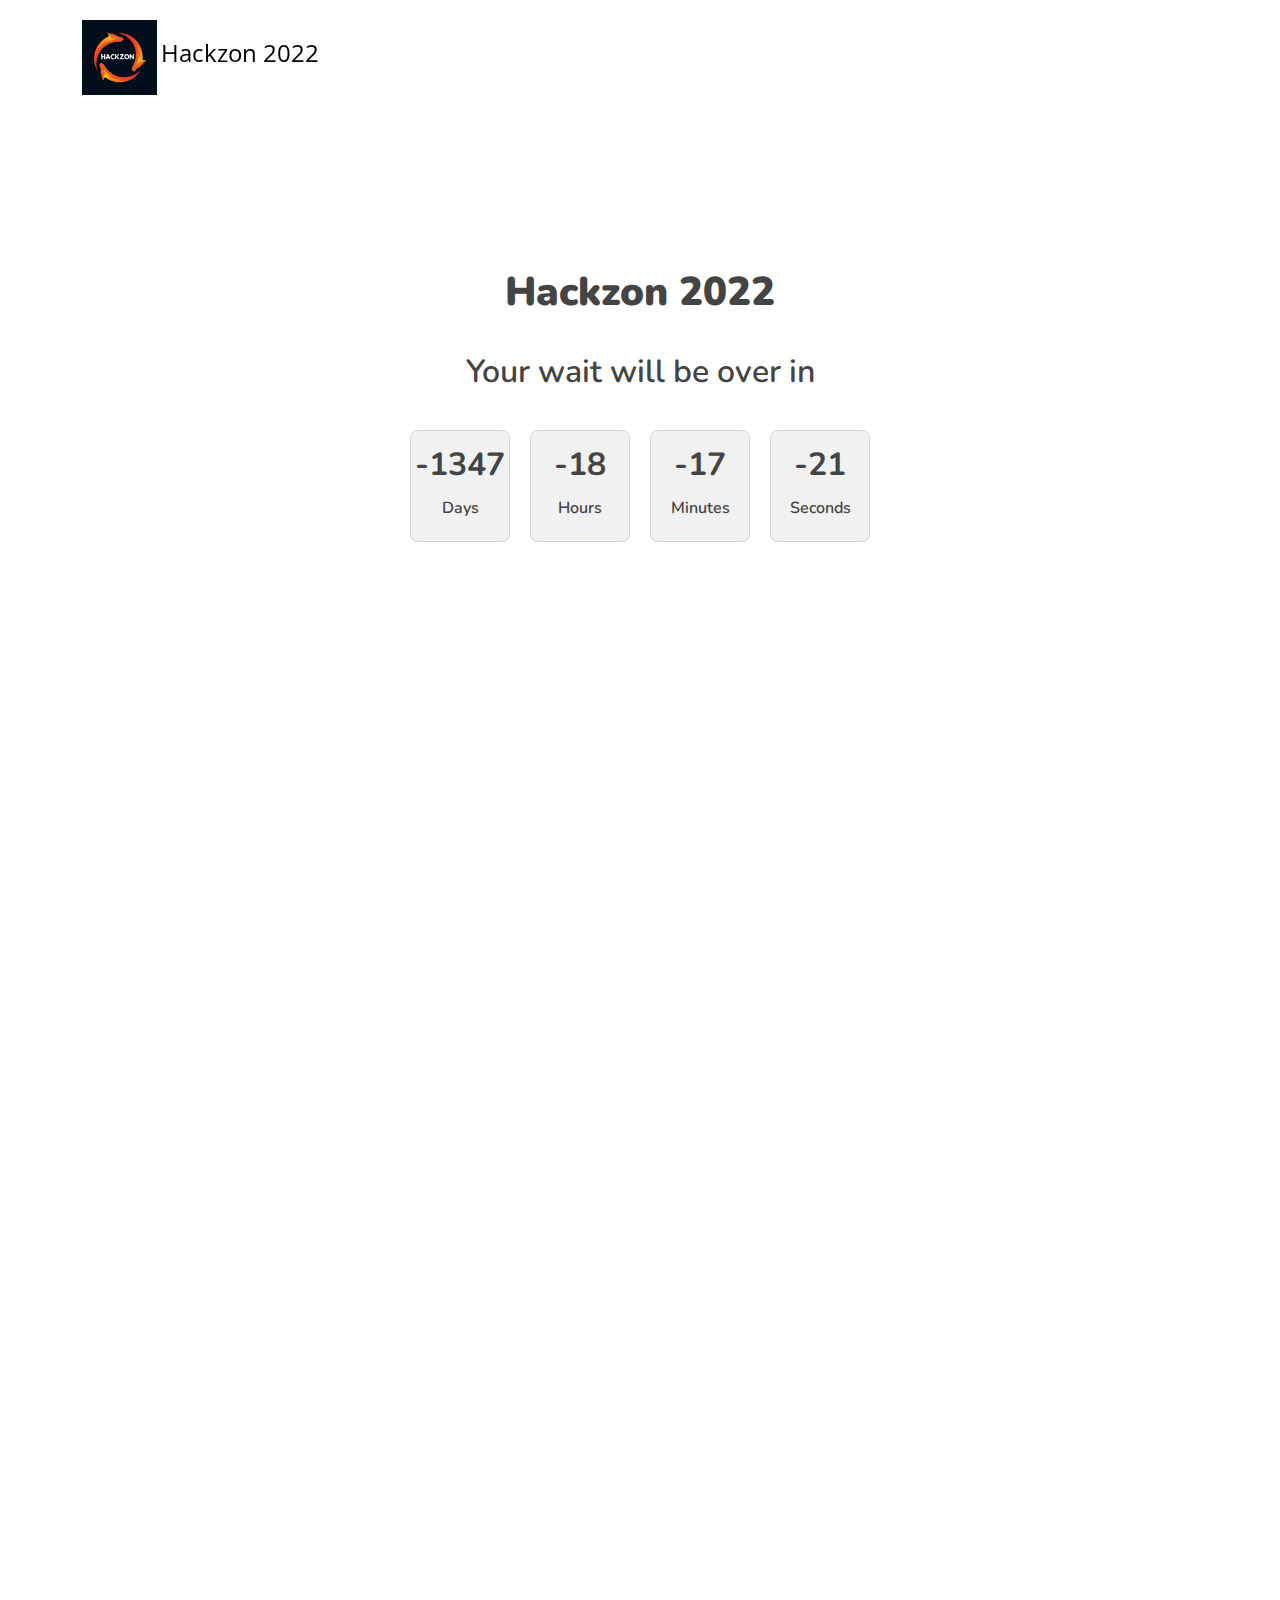
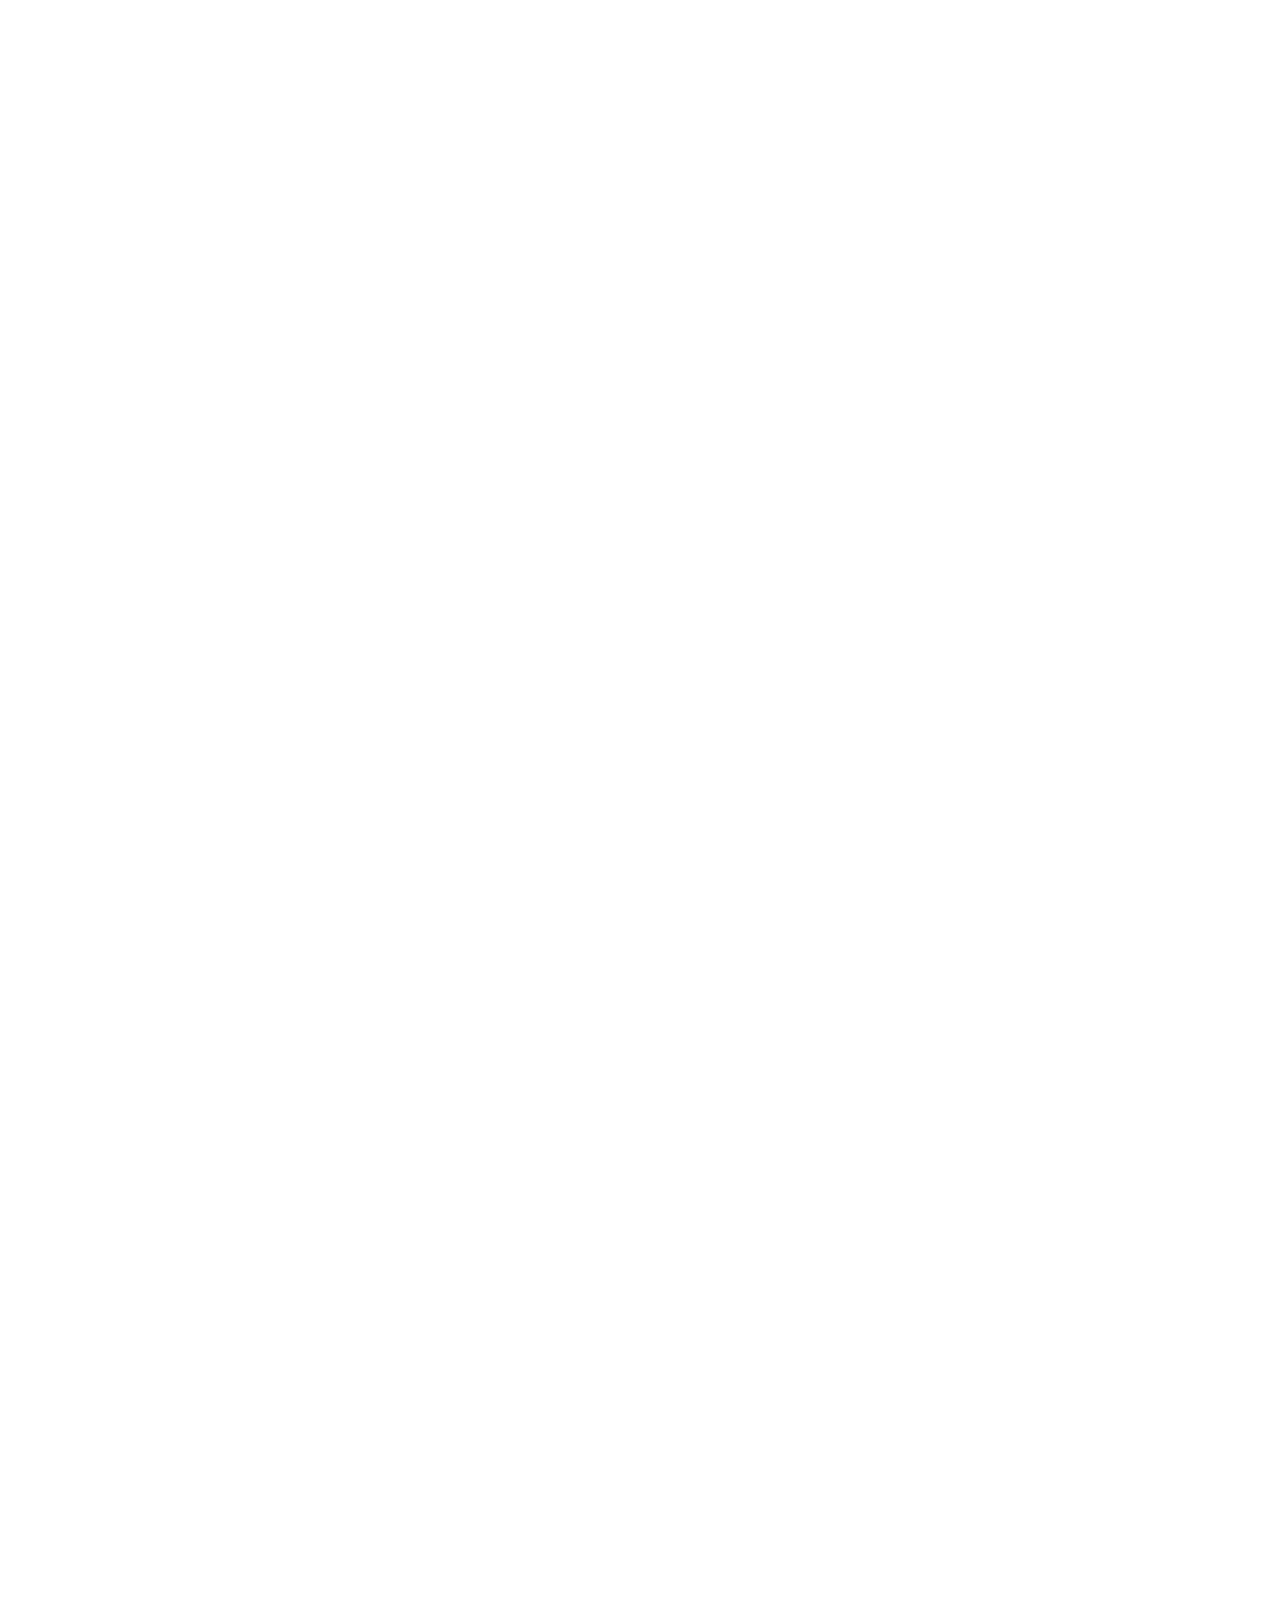
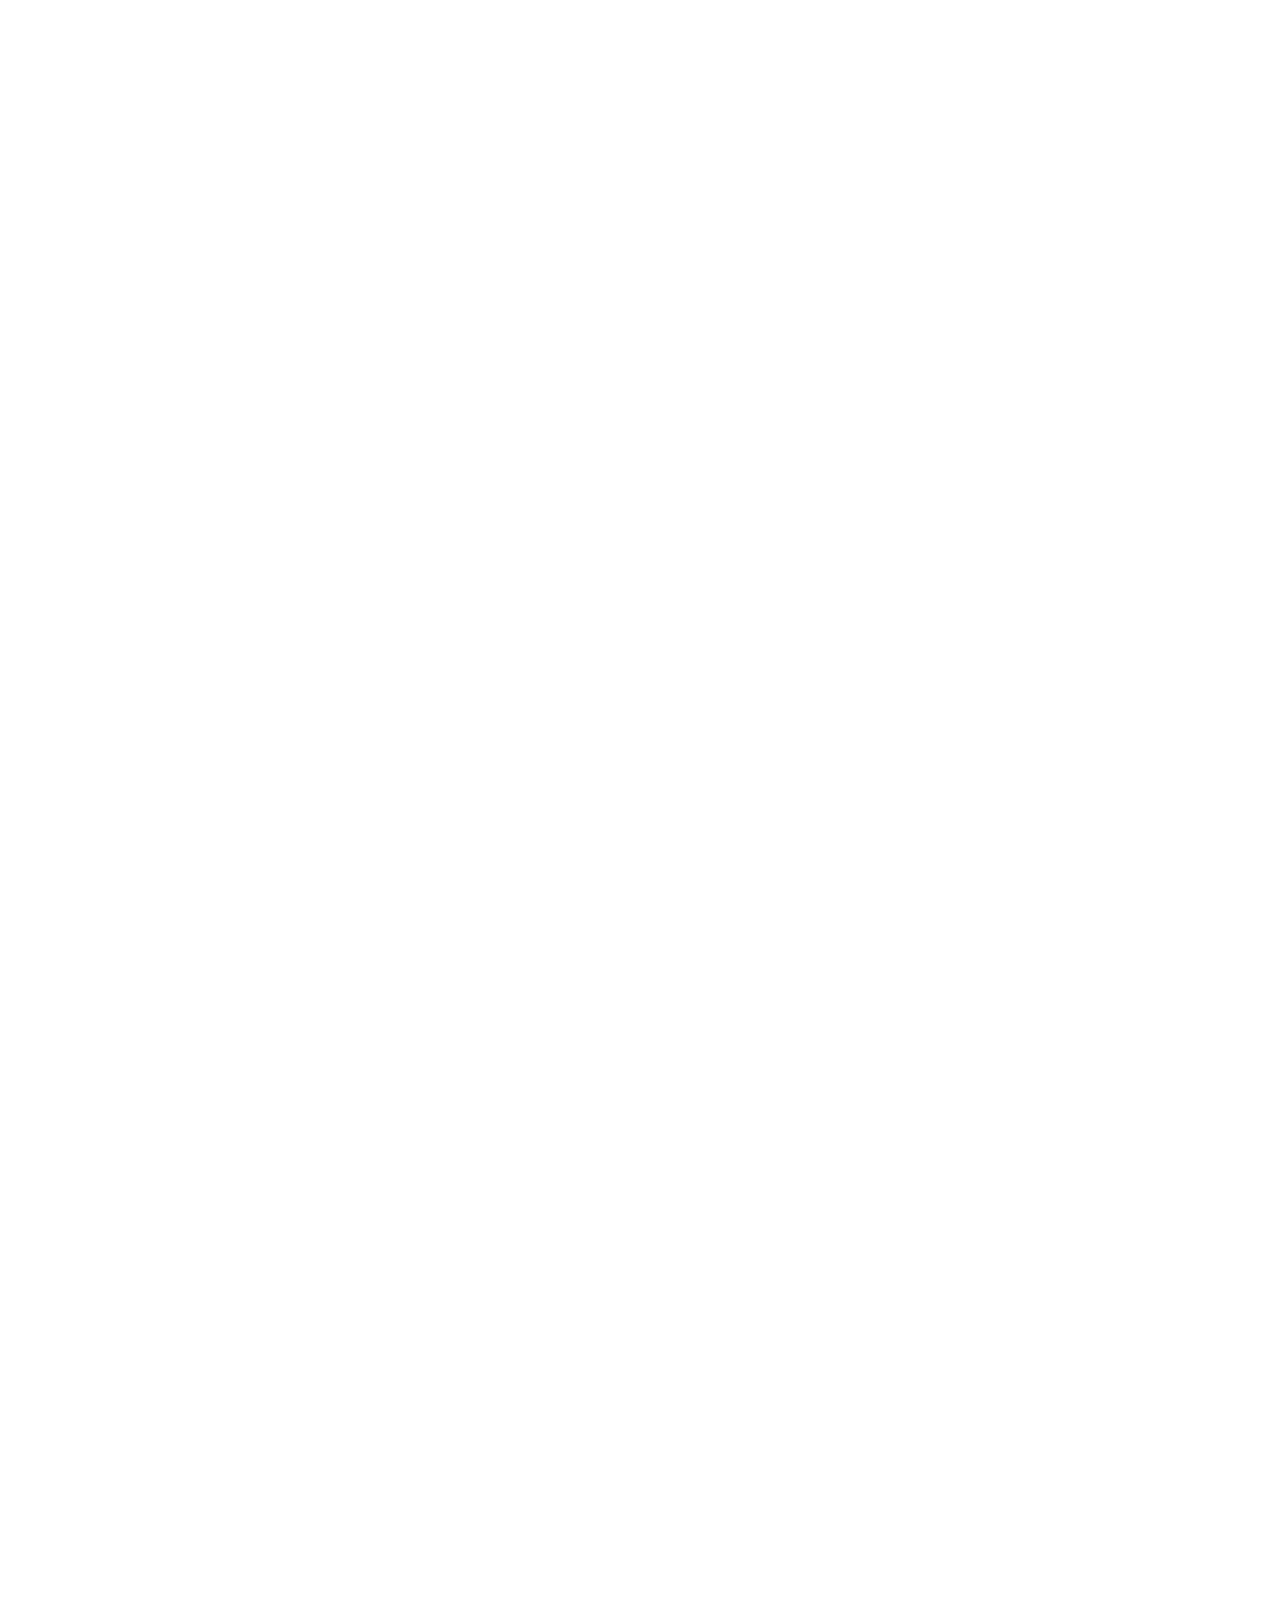
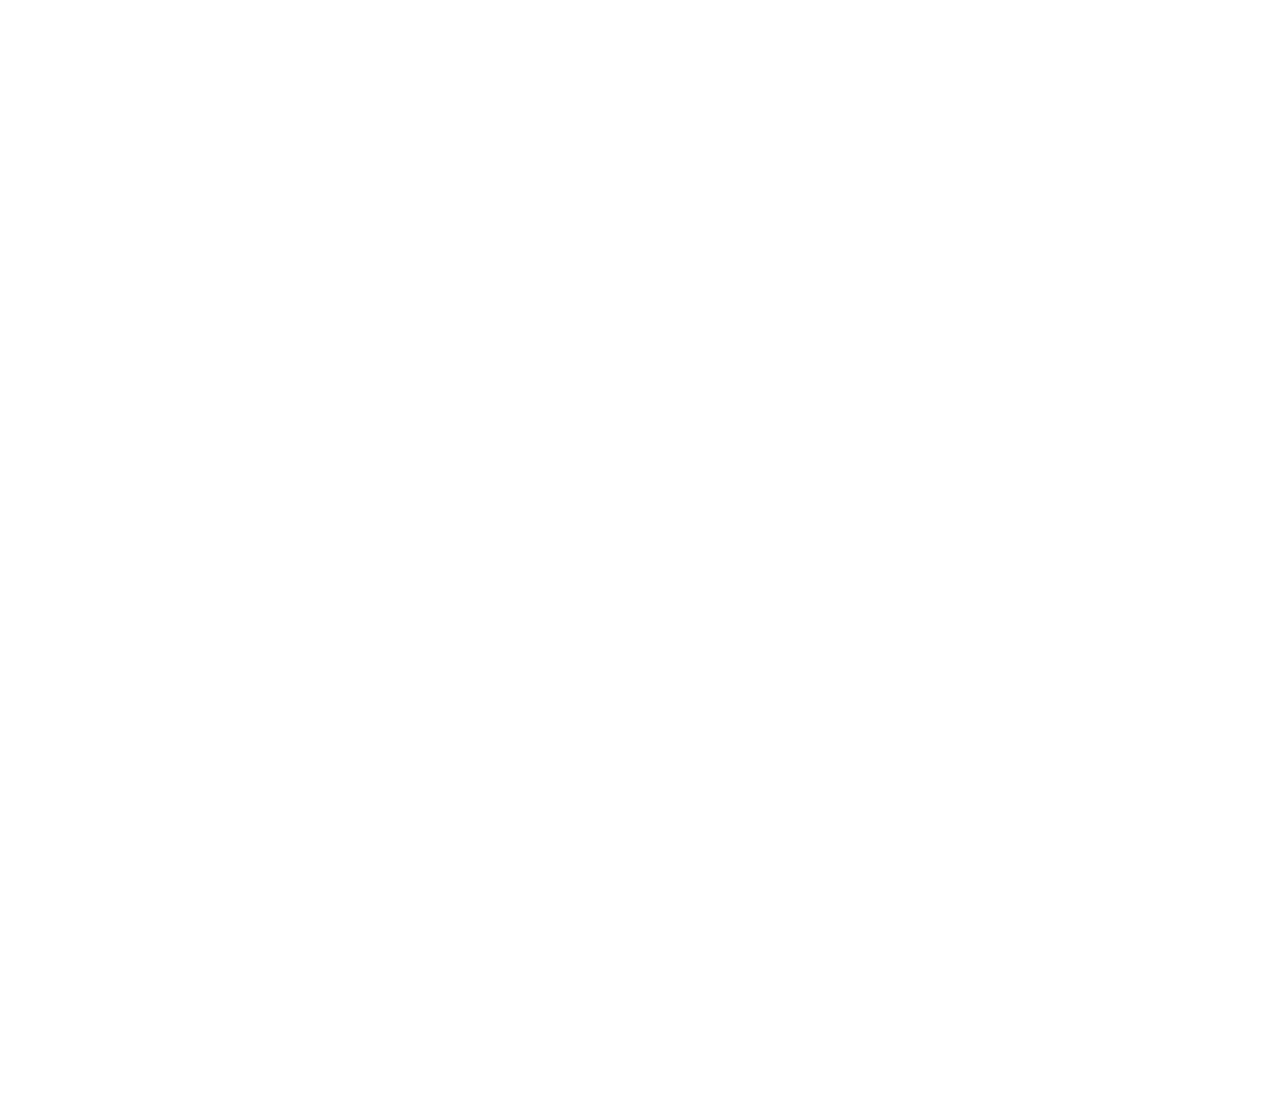
<file: index.html>
<!DOCTYPE html>
<html lang="en">
  <head>
    <meta charset="utf-8" />
    <meta content="width=device-width, initial-scale=1.0" name="viewport" />

    <title>FlexStart Bootstrap Template - Index</title>
    <meta content="" name="description" />

    <meta content="" name="keywords" />

    <!-- Favicons -->
    <link href="assets/img/favicon.png" rel="icon" />
    <link href="assets/img/apple-touch-icon.png" rel="apple-touch-icon" />

    <!-- Google Fonts -->
    <link href="https://fonts.googleapis.com/css?family=Open+Sans:300,300i,400,400i,600,600i,700,700i|Nunito:300,300i,400,400i,600,600i,700,700i|Poppins:300,300i,400,400i,500,500i,600,600i,700,700i" rel="stylesheet" />

    <!-- Vendor CSS Files -->
    <link href="assets/vendor/aos/aos.css" rel="stylesheet" />
    <link href="assets/vendor/bootstrap/css/bootstrap.min.css" rel="stylesheet" />
    <link href="assets/vendor/bootstrap-icons/bootstrap-icons.css" rel="stylesheet" />
    <link href="assets/vendor/glightbox/css/glightbox.min.css" rel="stylesheet" />
    <link href="assets/vendor/remixicon/remixicon.css" rel="stylesheet" />
    <link href="assets/vendor/swiper/swiper-bundle.min.css" rel="stylesheet" />

    <!-- Template Main CSS File -->
    <link href="assets/css/style.css" rel="stylesheet" />
    <link href="assets/css/timer.css" rel="stylesheet" />

    <!-- =======================================================
  * Template Name: FlexStart - v1.11.1
  * Template URL: https://bootstrapmade.com/flexstart-bootstrap-startup-template/
  * Author: BootstrapMade.com
  * License: https://bootstrapmade.com/license/
  ======================================================== -->
  </head>

  <body>
    <!-- ======= Header ======= -->
    <header id="header" class="header fixed-top" style="height: 100px">
      <div class="container-fluid container-xl d-flex align-items-center justify-content-between">
        <a href="index.html">
          <img src="assets/img/hackzon logo.jpeg" alt="" style="width: 75px" />
          <span style="color: black; font-size: 1.5rem">Hackzon 2022</span>
        </a>

        <nav id="navbar" class="navbar">
          <ul>
            <!-- <li><a class="nav-link scrollto active" href="#hero">Home</a></li> -->
            <!-- <li><a class="nav-link scrollto" href="#about">About</a></li> -->
            <!-- <li><a class="nav-link scrollto" href="#services">Exciting Events</a></li> -->
            <!-- <li><a class="nav-link scrollto" href="#portfolio">Portfolio</a></li> -->
            <!-- <li><a class="nav-link scrollto" href="#team">Team</a></li> -->
            <!-- <li><a href="blog.html">Blog</a></li> -->

            <!-- <li><a class="nav-link scrollto" href="#contact">Contact</a></li> -->
            <!-- <li><a class="getstarted scrollto" href="#daysss">Procedure</a></li> -->
          </ul>
          <i class="bi bi-list mobile-nav-toggle" style="display: none"></i>
        </nav>
        <!-- .navbar -->
      </div>
    </header>
    <!-- End Header -->

    <!-- ======= Hero Section ======= -->
    <!-- <section id="hero" class="hero d-flex align-items-center">
      <div class="container">
        <div class="row">
          <div class="col-lg-6 d-flex flex-column justify-content-center">
            <h1 data-aos="fade-up">We offer modern solutions for growing your business</h1>
            <h2 data-aos="fade-up" data-aos-delay="400">We are team of talented designers making websites with Bootstrap</h2>
            <div data-aos="fade-up" data-aos-delay="600">
              <div class="text-center text-lg-start">
                <a href="#about" class="btn-get-started scrollto d-inline-flex align-items-center justify-content-center align-self-center">
                  <span>Get Started</span>
                  <i class="bi bi-arrow-right"></i>
                </a>
              </div>
            </div>
          </div>
          <div class="col-lg-6 hero-img" data-aos="zoom-out" data-aos-delay="200">
            <img src="assets/img/hero-img.png" class="img-fluid" alt="" />
          </div>
        </div>
      </div>
    </section> -->

    <!-- timer -->
    <section style="height: 100vh; display: grid; place-content: center">
      <div class="container d-flex flex-column align-items-center">
        <h1 style="font-weight: 900">Hackzon 2022</h1>
        <!-- <h2>We're working hard to improve our website and we'll ready to launch after</h2> -->
        <h2 style="font-weight: 600; margin: 1.8rem 0px">Your wait will be over in</h2>
        <div class="countdown d-flex justify-content-center" data-count="2022/11/16">
          <div class="time-card">
            <h3>%d</h3>
            <h4>Days</h4>
          </div>
          <div class="time-card">
            <h3>%h</h3>
            <h4>Hours</h4>
          </div>
          <div class="time-card">
            <h3>%m</h3>
            <h4>Minutes</h4>
          </div>
          <div class="time-card">
            <h3>%s</h3>
            <h4>Seconds</h4>
          </div>
        </div>
      </div>
    </section>
    <!-- End Hero -->

    <main id="main">
      <!-- ======= About Section ======= -->
      <section id="about" class="about">
        <div class="container" data-aos="fade-up">
          <div class="row gx-0">
            <div class="col-lg-6 d-flex flex-column justify-content-center" data-aos="fade-up" data-aos-delay="200">
              <div class="content">
                <h3 style="font-size: 1.2rem">Overview</h3>
                <!-- <h2>Expedita voluptas omnis cupiditate totam eveniet nobis sint iste. Dolores est repellat corrupti reprehenderit.</h2> -->
                <p style="font-size: 1.2rem">HackZon 2022 is an hybrid hackathon conducted by New horizon college of engineering for students to experience the process of generating solutions to real world problems and discovering hacks to implement it. The motive is to promote innovative thinking and to enhance skills</p>
                <!-- <div class="text-center text-lg-start">
                  <a href="#" class="btn-read-more d-inline-flex align-items-center justify-content-center align-self-center">
                    <span>Read More</span>
                    <i class="bi bi-arrow-right"></i>
                  </a>
                </div> -->
              </div>
            </div>

            <div class="col-lg-6 d-flex align-items-center" data-aos="zoom-out" data-aos-delay="200">
              <img src="assets/img/hackzon logo.jpeg" class="img-fluid" alt="" />
            </div>
          </div>
        </div>
      </section>
      <!-- End About Section -->

      <!-- ======= Values Section ======= -->
      <section id="values" class="values">
        <div class="container" data-aos="fade-up">
          <header class="section-header">
            <!-- <h2>Days</h2> -->
            <p>DAYS</p>
          </header>

          <div class="row">
            <div class="col-lg-6" data-aos="fade-up" data-aos-delay="200">
              <div class="box">
                <img src="assets/img/values-1.png" class="img-fluid" alt="" />
                <h3>DAY 1</h3>
                <p>Orientation and introduction of the event</p>
              </div>
            </div>

            <div class="col-lg-6 mt-4 mt-lg-0" data-aos="fade-up" data-aos-delay="400">
              <div class="box">
                <img src="assets/img/values-2.png" class="img-fluid" alt="" />
                <h3>DAY 2</h3>
                <p>Final presentation by top 5 teams</p>
              </div>
            </div>

            <!-- <div class="col-lg-4 mt-4 mt-lg-0" data-aos="fade-up" data-aos-delay="600">
              <div class="box">
                <img src="assets/img/values-3.png" class="img-fluid" alt="" />
                <h3>Fugit cupiditate alias nobis.</h3>
                <p>Quam rem vitae est autem molestias explicabo debitis sint. Vero aliquid quidem commodi.</p>
              </div>
            </div> -->
          </div>
        </div>
      </section>
      <!-- End Values Section -->

      <!-- ======= Counts Section ======= -->
      <!-- <section id="counts" class="counts">
        <div class="container" data-aos="fade-up">
          <div class="row gy-4">
            <div class="col-lg-3 col-md-6">
              <div class="count-box">
                <i class="bi bi-emoji-smile"></i>
                <div>
                  <span data-purecounter-start="0" data-purecounter-end="232" data-purecounter-duration="1" class="purecounter"></span>
                  <p>Happy Clients</p>
                </div>
              </div>
            </div>

            <div class="col-lg-3 col-md-6">
              <div class="count-box">
                <i class="bi bi-journal-richtext" style="color: #ee6c20"></i>
                <div>
                  <span data-purecounter-start="0" data-purecounter-end="521" data-purecounter-duration="1" class="purecounter"></span>
                  <p>Projects</p>
                </div>
              </div>
            </div>

            <div class="col-lg-3 col-md-6">
              <div class="count-box">
                <i class="bi bi-headset" style="color: #15be56"></i>
                <div>
                  <span data-purecounter-start="0" data-purecounter-end="1463" data-purecounter-duration="1" class="purecounter"></span>
                  <p>Hours Of Support</p>
                </div>
              </div>
            </div>

            <div class="col-lg-3 col-md-6">
              <div class="count-box">
                <i class="bi bi-people" style="color: #bb0852"></i>
                <div>
                  <span data-purecounter-start="0" data-purecounter-end="15" data-purecounter-duration="1" class="purecounter"></span>
                  <p>Hard Workers</p>
                </div>
              </div>
            </div>
          </div>
        </div>
      </section> -->
      <!-- End Counts Section -->

      <!-- ======= Features Section ======= -->
<!--       <section id="features" class="features">
        <div class="container" data-aos="fade-up">
          <header class="section-header">
            <h2>Features</h2>
            <p>Laboriosam et omnis fuga quis dolor direda fara</p>
          </header>

          <div class="row">
            <div class="col-lg-6">
              <img src="assets/img/features.png" class="img-fluid" alt="" />
            </div>

            <div class="col-lg-6 mt-5 mt-lg-0 d-flex">
              <div class="row align-self-center gy-4">
                <div class="col-md-6" data-aos="zoom-out" data-aos-delay="200">
                  <div class="feature-box d-flex align-items-center">
                    <i class="bi bi-check"></i>
                    <h3>Eos aspernatur rem</h3>
                  </div>
                </div>

                <div class="col-md-6" data-aos="zoom-out" data-aos-delay="300">
                  <div class="feature-box d-flex align-items-center">
                    <i class="bi bi-check"></i>
                    <h3>Facilis neque ipsa</h3>
                  </div>
                </div>

                <div class="col-md-6" data-aos="zoom-out" data-aos-delay="400">
                  <div class="feature-box d-flex align-items-center">
                    <i class="bi bi-check"></i>
                    <h3>Volup amet voluptas</h3>
                  </div>
                </div>

                <div class="col-md-6" data-aos="zoom-out" data-aos-delay="500">
                  <div class="feature-box d-flex align-items-center">
                    <i class="bi bi-check"></i>
                    <h3>Rerum omnis sint</h3>
                  </div>
                </div>

                <div class="col-md-6" data-aos="zoom-out" data-aos-delay="600">
                  <div class="feature-box d-flex align-items-center">
                    <i class="bi bi-check"></i>
                    <h3>Alias possimus</h3>
                  </div>
                </div>

                <div class="col-md-6" data-aos="zoom-out" data-aos-delay="700">
                  <div class="feature-box d-flex align-items-center">
                    <i class="bi bi-check"></i>
                    <h3>Repellendus mollitia</h3>
                  </div>
                </div>
              </div>
            </div>
          </div> -->
          <!-- / row -->

          <!-- Feature Tabs -->
          <!-- <div class="row feture-tabs" data-aos="fade-up">
            <div class="col-lg-6">
              <h3>Neque officiis dolore maiores et exercitationem quae est seda lidera pat claero</h3> -->

          <!-- Tabs -->
          <!-- <ul class="nav nav-pills mb-3">
                <li>
                  <a class="nav-link active" data-bs-toggle="pill" href="#tab1">Saepe fuga</a>
                </li>
                <li>
                  <a class="nav-link" data-bs-toggle="pill" href="#tab2">Voluptates</a>
                </li>
                <li>
                  <a class="nav-link" data-bs-toggle="pill" href="#tab3">Corrupti</a>
                </li>
              </ul> -->
          <!-- End Tabs -->

          <!-- Tab Content -->
          <!-- <div class="tab-content">
                <div class="tab-pane fade show active" id="tab1">
                  <p>Consequuntur inventore voluptates consequatur aut vel et. Eos doloribus expedita. Sapiente atque consequatur minima nihil quae aspernatur quo suscipit voluptatem.</p>
                  <div class="d-flex align-items-center mb-2">
                    <i class="bi bi-check2"></i>
                    <h4>Repudiandae rerum velit modi et officia quasi facilis</h4>
                  </div>
                  <p>Laborum omnis voluptates voluptas qui sit aliquam blanditiis. Sapiente minima commodi dolorum non eveniet magni quaerat nemo et.</p>
                  <div class="d-flex align-items-center mb-2">
                    <i class="bi bi-check2"></i>
                    <h4>Incidunt non veritatis illum ea ut nisi</h4>
                  </div>
                  <p>Non quod totam minus repellendus autem sint velit. Rerum debitis facere soluta tenetur. Iure molestiae assumenda sunt qui inventore eligendi voluptates nisi at. Dolorem quo tempora. Quia et perferendis.</p>
                </div> -->
          <!-- End Tab 1 Content -->

          <!-- <div class="tab-pane fade show" id="tab2">
                  <p>Consequuntur inventore voluptates consequatur aut vel et. Eos doloribus expedita. Sapiente atque consequatur minima nihil quae aspernatur quo suscipit voluptatem.</p>
                  <div class="d-flex align-items-center mb-2">
                    <i class="bi bi-check2"></i>
                    <h4>Repudiandae rerum velit modi et officia quasi facilis</h4>
                  </div>
                  <p>Laborum omnis voluptates voluptas qui sit aliquam blanditiis. Sapiente minima commodi dolorum non eveniet magni quaerat nemo et.</p>
                  <div class="d-flex align-items-center mb-2">
                    <i class="bi bi-check2"></i>
                    <h4>Incidunt non veritatis illum ea ut nisi</h4>
                  </div>
                  <p>Non quod totam minus repellendus autem sint velit. Rerum debitis facere soluta tenetur. Iure molestiae assumenda sunt qui inventore eligendi voluptates nisi at. Dolorem quo tempora. Quia et perferendis.</p>
                </div> -->
          <!-- End Tab 2 Content -->

          <!-- <div class="tab-pane fade show" id="tab3">
                  <p>Consequuntur inventore voluptates consequatur aut vel et. Eos doloribus expedita. Sapiente atque consequatur minima nihil quae aspernatur quo suscipit voluptatem.</p>
                  <div class="d-flex align-items-center mb-2">
                    <i class="bi bi-check2"></i>
                    <h4>Repudiandae rerum velit modi et officia quasi facilis</h4>
                  </div>
                  <p>Laborum omnis voluptates voluptas qui sit aliquam blanditiis. Sapiente minima commodi dolorum non eveniet magni quaerat nemo et.</p>
                  <div class="d-flex align-items-center mb-2">
                    <i class="bi bi-check2"></i>
                    <h4>Incidunt non veritatis illum ea ut nisi</h4>
                  </div>
                  <p>Non quod totam minus repellendus autem sint velit. Rerum debitis facere soluta tenetur. Iure molestiae assumenda sunt qui inventore eligendi voluptates nisi at. Dolorem quo tempora. Quia et perferendis.</p>
                </div> -->
          <!-- End Tab 3 Content -->
          <!-- </div> -->
          <!-- </div>

            <div class="col-lg-6">
              <img src="assets/img/features-2.png" class="img-fluid" alt="" />
            </div>
          </div> -->
          <!-- End Feature Tabs -->

          <!-- Feature Icons -->
          <section>
            <div class="row feature-icons" data-aos="fade-up" id="daysss">
              <p style="margin-bottom: 3rem; text-align: center; color: #4154f1; font-weight: bold;">PROCEDURE</p>
              <!-- <p>Procedure</p> -->
              <div class="row">
                <div class="col-xl-4 text-center" data-aos="fade-right" data-aos-delay="100">
                  <img src="assets/img/features-3.png" class="img-fluid p-4" alt="" />
                </div>

                <div class="col-xl-8 d-flex content procedures">
                  <div class="row align-self-center gy-4">
                    <h2>DAY 1</h2>
                    <div class="col-md-6 icon-box" data-aos="fade-up">
                      <i class="ri-line-chart-line"></i>
                      <div>
                        <h4>9 AM - Orientation and introduction of the event</h4>
                        <p class="plan-para">● Explanation of the rules and the judging criteria along with the submission Guidelines. <br />● A talk from the HOD of the Department of Computer Science and Engineering. <br />● 30 min guest lecture on the importance of github and how to push code into a git.</p>
                      </div>
                    </div>

                    <div class="col-md-6 icon-box" data-aos="fade-up" data-aos-delay="100">
                      <i class="bi bi-cash"></i>
                      <div>
                        <h4>10 AM - 10:30 AM: Treasure Hunt</h4>
                        <p class="plan-para">● A side event for the teams to solve clues based on computer technical questions and find their place for the event.</p>
                      </div>
                    </div>

                    <div class="col-md-6 icon-box" data-aos="fade-up" data-aos-delay="200">
                      <i class="ri-brush-4-line"></i>
                      <div>
                        <h4>10:30 AM - 12:30 PM: Start of the main event</h4>
                        <p class="plan-para">● Teams work on their code to build a project according to their track.</p>
                      </div>
                    </div>

                    <div class="col-md-6 icon-box" data-aos="fade-up" data-aos-delay="300">
                      <i class="bi bi-pen"></i>
                      <div>
                        <h4>12:30 PM - 1:00 PM: Quiz ( Side event )</h4>
                        <p class="plan-para">● A fun mini event to test the participants on questions either from computer based topics or pop culture.</p>
                      </div>
                    </div>

                    <div class="col-md-6 icon-box" data-aos="fade-up" data-aos-delay="400">
                      <i class="ri-command-line"></i>
                      <div>
                        <h4>1:00 PM - 2:00 PM: Lunch Break</h4>
                        <p class="plan-para">Lunch Break</p>
                      </div>
                    </div>

                    <div class="col-md-6 icon-box" data-aos="fade-up" data-aos-delay="500">
                      <i class="bi bi-braces"></i>
                      <div>
                        <h4>2:00 PM - 4:00 PM: Main Hackathon Continuation</h4>
                        <p class="plan-para">● Teams continue to work on their projects along with a presentation and a video for the selection to the next round</p>
                      </div>
                    </div>

                    <div class="col-md-6 icon-box" data-aos="fade-up" data-aos-delay="500">
                      <i class="bi bi-calendar-check"></i>
                      <div>
                        <h4>4:00 PM: End of Day 1 Hackathon Event at college</h4>
                        <p class="plan-para">● Participants are dispersed and can proceed to leave the college</p>
                      </div>
                    </div>

                    <div class="col-md-6 icon-box" data-aos="fade-up" data-aos-delay="500">
                      <i class="ri-radar-line"></i>
                      <div>
                        <h4>11:00 PM: Final Deadline to submit the project</h4>
                        <p class="plan-para">● Participants should push their code to github along with a presentation and a video. <br />● This acts as a final deadline for the filtering of projects for the next round.</p>
                      </div>
                    </div>

                    <h2>DAY 2</h2>

                    <div class="col-md-6 icon-box" data-aos="fade-up" data-aos-delay="500">
                      <i class="ri-radar-line"></i>
                      <div>
                        <h4>12:00 Noon: Final presentation by top 5 teams</h4>
                        <p class="plan-para">● Top 5 projects selected from the previous round will be required to present before a panel of judges for a duration of 5 mins each. <br />● Top 3 teams from these will be crowned as winners of HackZon 2022.</p>
                      </div>
                    </div>
                  </div>
                </div>
              </div>
            </div>
          </section>
          <!-- End Feature Icons -->
        </div>
      </section>
      <!-- End Features Section -->

      <!-- ======= Services Section ======= -->
      <section id="services" class="services">
        <div class="container" data-aos="fade-up">
          <header class="section-header">
            <!-- <h2 style="font-size: 2.3rem">Exciting Events</h2> -->
            <p>EXCITING EVENTS</p>
          </header>

          <div class="row gy-4">
            <div class="col-lg-4 col-md-6" data-aos="fade-up" data-aos-delay="200">
              <div class="service-box blue">
                <i class="ri-discuss-line icon"></i>
                <h3>Treasure Hunt</h3>
                <p>A side event for the teams to solve clues based on computer technical questions and find their place for the event.</p>
                <!-- <a href="#" class="read-more"><span>Read More</span> <i class="bi bi-arrow-right"></i></a> -->
              </div>
            </div>

            <div class="col-lg-4 col-md-6" data-aos="fade-up" data-aos-delay="300">
              <div class="service-box orange">
                <i class="ri-discuss-line icon"></i>
                <h3>Quiz</h3>
                <p>A fun mini event to test the participants on questions either from computer based topics or pop culture.</p>
                <!-- <a href="#" class="read-more"><span>Read More</span> <i class="bi bi-arrow-right"></i></a> -->
              </div>
            </div>

            <div class="col-lg-4 col-md-6" data-aos="fade-up" data-aos-delay="400">
              <div class="service-box green">
                <i class="ri-discuss-line icon"></i>
                <h3>Tech Talk</h3>
                <p>An exciting and insightful tech talk by Ankit Keshav, Senior Engineer, Samsung Research.</p>
                <!-- <a href="#" class="read-more"><span>Read More</span> <i class="bi bi-arrow-right"></i></a> -->
              </div>
            </div>

            <!-- <div class="col-lg-4 col-md-6" data-aos="fade-up" data-aos-delay="500">
              <div class="service-box red">
                <i class="ri-discuss-line icon"></i>
                <h3>Asperiores Commodi</h3>
                <p>Non et temporibus minus omnis sed dolor esse consequatur. Cupiditate sed error ea fuga sit provident adipisci neque.</p>
                <a href="#" class="read-more"><span>Read More</span> <i class="bi bi-arrow-right"></i></a>
              </div>
            </div>

            <div class="col-lg-4 col-md-6" data-aos="fade-up" data-aos-delay="600">
              <div class="service-box purple">
                <i class="ri-discuss-line icon"></i>
                <h3>Velit Doloremque.</h3>
                <p>Cumque et suscipit saepe. Est maiores autem enim facilis ut aut ipsam corporis aut. Sed animi at autem alias eius labore.</p>
                <a href="#" class="read-more"><span>Read More</span> <i class="bi bi-arrow-right"></i></a>
              </div>
            </div>

            <div class="col-lg-4 col-md-6" data-aos="fade-up" data-aos-delay="700">
              <div class="service-box pink">
                <i class="ri-discuss-line icon"></i>
                <h3>Dolori Architecto</h3>
                <p>Hic molestias ea quibusdam eos. Fugiat enim doloremque aut neque non et debitis iure. Corrupti recusandae ducimus enim.</p>
                <a href="#" class="read-more"><span>Read More</span> <i class="bi bi-arrow-right"></i></a>
              </div>
            </div> -->
          </div>
        </div>
      </section>
      <!-- End Services Section -->

      <!-- ======= Pricing Section ======= -->
      <!-- <section id="pricing" class="pricing">
        <div class="container" data-aos="fade-up">
          <header class="section-header">
            <h2>Pricing</h2>
            <p>Check our Pricing</p>
          </header>

          <div class="row gy-4" data-aos="fade-left">
            <div class="col-lg-3 col-md-6" data-aos="zoom-in" data-aos-delay="100">
              <div class="box">
                <h3 style="color: #07d5c0">Free Plan</h3>
                <div class="price"><sup>$</sup>0<span> / mo</span></div>
                <img src="assets/img/pricing-free.png" class="img-fluid" alt="" />
                <ul>
                  <li>Aida dere</li>
                  <li>Nec feugiat nisl</li>
                  <li>Nulla at volutpat dola</li>
                  <li class="na">Pharetra massa</li>
                  <li class="na">Massa ultricies mi</li>
                </ul>
                <a href="#" class="btn-buy">Buy Now</a>
              </div>
            </div>

            <div class="col-lg-3 col-md-6" data-aos="zoom-in" data-aos-delay="200">
              <div class="box">
                <span class="featured">Featured</span>
                <h3 style="color: #65c600">Starter Plan</h3>
                <div class="price"><sup>$</sup>19<span> / mo</span></div>
                <img src="assets/img/pricing-starter.png" class="img-fluid" alt="" />
                <ul>
                  <li>Aida dere</li>
                  <li>Nec feugiat nisl</li>
                  <li>Nulla at volutpat dola</li>
                  <li>Pharetra massa</li>
                  <li class="na">Massa ultricies mi</li>
                </ul>
                <a href="#" class="btn-buy">Buy Now</a>
              </div>
            </div>

            <div class="col-lg-3 col-md-6" data-aos="zoom-in" data-aos-delay="300">
              <div class="box">
                <h3 style="color: #ff901c">Business Plan</h3>
                <div class="price"><sup>$</sup>29<span> / mo</span></div>
                <img src="assets/img/pricing-business.png" class="img-fluid" alt="" />
                <ul>
                  <li>Aida dere</li>
                  <li>Nec feugiat nisl</li>
                  <li>Nulla at volutpat dola</li>
                  <li>Pharetra massa</li>
                  <li>Massa ultricies mi</li>
                </ul>
                <a href="#" class="btn-buy">Buy Now</a>
              </div>
            </div>

            <div class="col-lg-3 col-md-6" data-aos="zoom-in" data-aos-delay="400">
              <div class="box">
                <h3 style="color: #ff0071">Ultimate Plan</h3>
                <div class="price"><sup>$</sup>49<span> / mo</span></div>
                <img src="assets/img/pricing-ultimate.png" class="img-fluid" alt="" />
                <ul>
                  <li>Aida dere</li>
                  <li>Nec feugiat nisl</li>
                  <li>Nulla at volutpat dola</li>
                  <li>Pharetra massa</li>
                  <li>Massa ultricies mi</li>
                </ul>
                <a href="#" class="btn-buy">Buy Now</a>
              </div>
            </div>
          </div>
        </div>
      </section> -->
      <!-- End Pricing Section -->

      <!-- ======= F.A.Q Section ======= -->
      <!-- <section id="faq" class="faq">
        <div class="container" data-aos="fade-up">
          <header class="section-header">
            <h2>F.A.Q</h2>
            <p>Frequently Asked Questions</p>
          </header>

          <div class="row">
            <div class="col-lg-6"> -->
      <!-- F.A.Q List 1-->
      <!-- <div class="accordion accordion-flush" id="faqlist1">
                <div class="accordion-item">
                  <h2 class="accordion-header">
                    <button class="accordion-button collapsed" type="button" data-bs-toggle="collapse" data-bs-target="#faq-content-1">Non consectetur a erat nam at lectus urna duis?</button>
                  </h2>
                  <div id="faq-content-1" class="accordion-collapse collapse" data-bs-parent="#faqlist1">
                    <div class="accordion-body">Feugiat pretium nibh ipsum consequat. Tempus iaculis urna id volutpat lacus laoreet non curabitur gravida. Venenatis lectus magna fringilla urna porttitor rhoncus dolor purus non.</div>
                  </div>
                </div>

                <div class="accordion-item">
                  <h2 class="accordion-header">
                    <button class="accordion-button collapsed" type="button" data-bs-toggle="collapse" data-bs-target="#faq-content-2">Feugiat scelerisque varius morbi enim nunc faucibus a pellentesque?</button>
                  </h2>
                  <div id="faq-content-2" class="accordion-collapse collapse" data-bs-parent="#faqlist1">
                    <div class="accordion-body">Dolor sit amet consectetur adipiscing elit pellentesque habitant morbi. Id interdum velit laoreet id donec ultrices. Fringilla phasellus faucibus scelerisque eleifend donec pretium. Est pellentesque elit ullamcorper dignissim. Mauris ultrices eros in cursus turpis massa tincidunt dui.</div>
                  </div>
                </div>

                <div class="accordion-item">
                  <h2 class="accordion-header">
                    <button class="accordion-button collapsed" type="button" data-bs-toggle="collapse" data-bs-target="#faq-content-3">Dolor sit amet consectetur adipiscing elit pellentesque habitant morbi?</button>
                  </h2>
                  <div id="faq-content-3" class="accordion-collapse collapse" data-bs-parent="#faqlist1">
                    <div class="accordion-body">Eleifend mi in nulla posuere sollicitudin aliquam ultrices sagittis orci. Faucibus pulvinar elementum integer enim. Sem nulla pharetra diam sit amet nisl suscipit. Rutrum tellus pellentesque eu tincidunt. Lectus urna duis convallis convallis tellus. Urna molestie at elementum eu facilisis sed odio morbi quis</div>
                  </div>
                </div>
              </div>
            </div>

            <div class="col-lg-6"> -->
      <!-- F.A.Q List 2-->
      <!-- <div class="accordion accordion-flush" id="faqlist2">
                <div class="accordion-item">
                  <h2 class="accordion-header">
                    <button class="accordion-button collapsed" type="button" data-bs-toggle="collapse" data-bs-target="#faq2-content-1">Ac odio tempor orci dapibus. Aliquam eleifend mi in nulla?</button>
                  </h2>
                  <div id="faq2-content-1" class="accordion-collapse collapse" data-bs-parent="#faqlist2">
                    <div class="accordion-body">Dolor sit amet consectetur adipiscing elit pellentesque habitant morbi. Id interdum velit laoreet id donec ultrices. Fringilla phasellus faucibus scelerisque eleifend donec pretium. Est pellentesque elit ullamcorper dignissim. Mauris ultrices eros in cursus turpis massa tincidunt dui.</div>
                  </div>
                </div>

                <div class="accordion-item">
                  <h2 class="accordion-header">
                    <button class="accordion-button collapsed" type="button" data-bs-toggle="collapse" data-bs-target="#faq2-content-2">Tempus quam pellentesque nec nam aliquam sem et tortor consequat?</button>
                  </h2>
                  <div id="faq2-content-2" class="accordion-collapse collapse" data-bs-parent="#faqlist2">
                    <div class="accordion-body">Molestie a iaculis at erat pellentesque adipiscing commodo. Dignissim suspendisse in est ante in. Nunc vel risus commodo viverra maecenas accumsan. Sit amet nisl suscipit adipiscing bibendum est. Purus gravida quis blandit turpis cursus in</div>
                  </div>
                </div>

                <div class="accordion-item">
                  <h2 class="accordion-header">
                    <button class="accordion-button collapsed" type="button" data-bs-toggle="collapse" data-bs-target="#faq2-content-3">Varius vel pharetra vel turpis nunc eget lorem dolor?</button>
                  </h2>
                  <div id="faq2-content-3" class="accordion-collapse collapse" data-bs-parent="#faqlist2">
                    <div class="accordion-body">Laoreet sit amet cursus sit amet dictum sit amet justo. Mauris vitae ultricies leo integer malesuada nunc vel. Tincidunt eget nullam non nisi est sit amet. Turpis nunc eget lorem dolor sed. Ut venenatis tellus in metus vulputate eu scelerisque. Pellentesque diam volutpat commodo sed egestas egestas fringilla phasellus faucibus. Nibh tellus molestie nunc non blandit massa enim nec.</div>
                  </div>
                </div>
              </div>
            </div>
          </div>
        </div>
      </section> -->
      <!-- End F.A.Q Section -->

      <!-- ======= Portfolio Section ======= -->
      <!-- <section id="portfolio" class="portfolio">
        <div class="container" data-aos="fade-up">
          <header class="section-header">
            <h2>Portfolio</h2>
            <p>Check our latest work</p>
          </header>

          <div class="row" data-aos="fade-up" data-aos-delay="100">
            <div class="col-lg-12 d-flex justify-content-center">
              <ul id="portfolio-flters">
                <li data-filter="*" class="filter-active">All</li>
                <li data-filter=".filter-app">App</li>
                <li data-filter=".filter-card">Card</li>
                <li data-filter=".filter-web">Web</li>
              </ul>
            </div>
          </div>

          <div class="row gy-4 portfolio-container" data-aos="fade-up" data-aos-delay="200">
            <div class="col-lg-4 col-md-6 portfolio-item filter-app">
              <div class="portfolio-wrap">
                <img src="assets/img/portfolio/portfolio-1.jpg" class="img-fluid" alt="" />
                <div class="portfolio-info">
                  <h4>App 1</h4>
                  <p>App</p>
                  <div class="portfolio-links">
                    <a href="assets/img/portfolio/portfolio-1.jpg" data-gallery="portfolioGallery" class="portfokio-lightbox" title="App 1"><i class="bi bi-plus"></i></a>
                    <a href="portfolio-details.html" title="More Details"><i class="bi bi-link"></i></a>
                  </div>
                </div>
              </div>
            </div>

            <div class="col-lg-4 col-md-6 portfolio-item filter-web">
              <div class="portfolio-wrap">
                <img src="assets/img/portfolio/portfolio-2.jpg" class="img-fluid" alt="" />
                <div class="portfolio-info">
                  <h4>Web 3</h4>
                  <p>Web</p>
                  <div class="portfolio-links">
                    <a href="assets/img/portfolio/portfolio-2.jpg" data-gallery="portfolioGallery" class="portfokio-lightbox" title="Web 3"><i class="bi bi-plus"></i></a>
                    <a href="portfolio-details.html" title="More Details"><i class="bi bi-link"></i></a>
                  </div>
                </div>
              </div>
            </div>

            <div class="col-lg-4 col-md-6 portfolio-item filter-app">
              <div class="portfolio-wrap">
                <img src="assets/img/portfolio/portfolio-3.jpg" class="img-fluid" alt="" />
                <div class="portfolio-info">
                  <h4>App 2</h4>
                  <p>App</p>
                  <div class="portfolio-links">
                    <a href="assets/img/portfolio/portfolio-3.jpg" data-gallery="portfolioGallery" class="portfokio-lightbox" title="App 2"><i class="bi bi-plus"></i></a>
                    <a href="portfolio-details.html" title="More Details"><i class="bi bi-link"></i></a>
                  </div>
                </div>
              </div>
            </div>

            <div class="col-lg-4 col-md-6 portfolio-item filter-card">
              <div class="portfolio-wrap">
                <img src="assets/img/portfolio/portfolio-4.jpg" class="img-fluid" alt="" />
                <div class="portfolio-info">
                  <h4>Card 2</h4>
                  <p>Card</p>
                  <div class="portfolio-links">
                    <a href="assets/img/portfolio/portfolio-4.jpg" data-gallery="portfolioGallery" class="portfokio-lightbox" title="Card 2"><i class="bi bi-plus"></i></a>
                    <a href="portfolio-details.html" title="More Details"><i class="bi bi-link"></i></a>
                  </div>
                </div>
              </div>
            </div>

            <div class="col-lg-4 col-md-6 portfolio-item filter-web">
              <div class="portfolio-wrap">
                <img src="assets/img/portfolio/portfolio-5.jpg" class="img-fluid" alt="" />
                <div class="portfolio-info">
                  <h4>Web 2</h4>
                  <p>Web</p>
                  <div class="portfolio-links">
                    <a href="assets/img/portfolio/portfolio-5.jpg" data-gallery="portfolioGallery" class="portfokio-lightbox" title="Web 2"><i class="bi bi-plus"></i></a>
                    <a href="portfolio-details.html" title="More Details"><i class="bi bi-link"></i></a>
                  </div>
                </div>
              </div>
            </div>

            <div class="col-lg-4 col-md-6 portfolio-item filter-app">
              <div class="portfolio-wrap">
                <img src="assets/img/portfolio/portfolio-6.jpg" class="img-fluid" alt="" />
                <div class="portfolio-info">
                  <h4>App 3</h4>
                  <p>App</p>
                  <div class="portfolio-links">
                    <a href="assets/img/portfolio/portfolio-6.jpg" data-gallery="portfolioGallery" class="portfokio-lightbox" title="App 3"><i class="bi bi-plus"></i></a>
                    <a href="portfolio-details.html" title="More Details"><i class="bi bi-link"></i></a>
                  </div>
                </div>
              </div>
            </div>

            <div class="col-lg-4 col-md-6 portfolio-item filter-card">
              <div class="portfolio-wrap">
                <img src="assets/img/portfolio/portfolio-7.jpg" class="img-fluid" alt="" />
                <div class="portfolio-info">
                  <h4>Card 1</h4>
                  <p>Card</p>
                  <div class="portfolio-links">
                    <a href="assets/img/portfolio/portfolio-7.jpg" data-gallery="portfolioGallery" class="portfokio-lightbox" title="Card 1"><i class="bi bi-plus"></i></a>
                    <a href="portfolio-details.html" title="More Details"><i class="bi bi-link"></i></a>
                  </div>
                </div>
              </div>
            </div>

            <div class="col-lg-4 col-md-6 portfolio-item filter-card">
              <div class="portfolio-wrap">
                <img src="assets/img/portfolio/portfolio-8.jpg" class="img-fluid" alt="" />
                <div class="portfolio-info">
                  <h4>Card 3</h4>
                  <p>Card</p>
                  <div class="portfolio-links">
                    <a href="assets/img/portfolio/portfolio-8.jpg" data-gallery="portfolioGallery" class="portfokio-lightbox" title="Card 3"><i class="bi bi-plus"></i></a>
                    <a href="portfolio-details.html" title="More Details"><i class="bi bi-link"></i></a>
                  </div>
                </div>
              </div>
            </div>

            <div class="col-lg-4 col-md-6 portfolio-item filter-web">
              <div class="portfolio-wrap">
                <img src="assets/img/portfolio/portfolio-9.jpg" class="img-fluid" alt="" />
                <div class="portfolio-info">
                  <h4>Web 3</h4>
                  <p>Web</p>
                  <div class="portfolio-links">
                    <a href="assets/img/portfolio/portfolio-9.jpg" data-gallery="portfolioGallery" class="portfokio-lightbox" title="Web 3"><i class="bi bi-plus"></i></a>
                    <a href="portfolio-details.html" title="More Details"><i class="bi bi-link"></i></a>
                  </div>
                </div>
              </div>
            </div>
          </div>
        </div>
      </section> -->
      <!-- End Portfolio Section -->

      <!-- ======= Testimonials Section ======= -->
      <!-- <section id="testimonials" class="testimonials">
        <div class="container" data-aos="fade-up">
          <header class="section-header">
            <h2>Testimonials</h2>
            <p>What they are saying about us</p>
          </header>

          <div class="testimonials-slider swiper" data-aos="fade-up" data-aos-delay="200">
            <div class="swiper-wrapper">
              <div class="swiper-slide">
                <div class="testimonial-item">
                  <div class="stars"><i class="bi bi-star-fill"></i><i class="bi bi-star-fill"></i><i class="bi bi-star-fill"></i><i class="bi bi-star-fill"></i><i class="bi bi-star-fill"></i></div>
                  <p>Proin iaculis purus consequat sem cure digni ssim donec porttitora entum suscipit rhoncus. Accusantium quam, ultricies eget id, aliquam eget nibh et. Maecen aliquam, risus at semper.</p>
                  <div class="profile mt-auto">
                    <img src="assets/img/testimonials/testimonials-1.jpg" class="testimonial-img" alt="" />
                    <h3>Saul Goodman</h3>
                    <h4>Ceo &amp; Founder</h4>
                  </div>
                </div>
              </div> -->
      <!-- End testimonial item -->

      <!-- <div class="swiper-slide">
                <div class="testimonial-item">
                  <div class="stars"><i class="bi bi-star-fill"></i><i class="bi bi-star-fill"></i><i class="bi bi-star-fill"></i><i class="bi bi-star-fill"></i><i class="bi bi-star-fill"></i></div>
                  <p>Export tempor illum tamen malis malis eram quae irure esse labore quem cillum quid cillum eram malis quorum velit fore eram velit sunt aliqua noster fugiat irure amet legam anim culpa.</p>
                  <div class="profile mt-auto">
                    <img src="assets/img/testimonials/testimonials-2.jpg" class="testimonial-img" alt="" />
                    <h3>Sara Wilsson</h3>
                    <h4>Designer</h4>
                  </div>
                </div>
              </div> -->
      <!-- End testimonial item -->

      <!-- <div class="swiper-slide">
                <div class="testimonial-item">
                  <div class="stars"><i class="bi bi-star-fill"></i><i class="bi bi-star-fill"></i><i class="bi bi-star-fill"></i><i class="bi bi-star-fill"></i><i class="bi bi-star-fill"></i></div>
                  <p>Enim nisi quem export duis labore cillum quae magna enim sint quorum nulla quem veniam duis minim tempor labore quem eram duis noster aute amet eram fore quis sint minim.</p>
                  <div class="profile mt-auto">
                    <img src="assets/img/testimonials/testimonials-3.jpg" class="testimonial-img" alt="" />
                    <h3>Jena Karlis</h3>
                    <h4>Store Owner</h4>
                  </div>
                </div>
              </div> -->
      <!-- End testimonial item -->

      <!-- <div class="swiper-slide">
                <div class="testimonial-item">
                  <div class="stars"><i class="bi bi-star-fill"></i><i class="bi bi-star-fill"></i><i class="bi bi-star-fill"></i><i class="bi bi-star-fill"></i><i class="bi bi-star-fill"></i></div>
                  <p>Fugiat enim eram quae cillum dolore dolor amet nulla culpa multos export minim fugiat minim velit minim dolor enim duis veniam ipsum anim magna sunt elit fore quem dolore labore illum veniam.</p>
                  <div class="profile mt-auto">
                    <img src="assets/img/testimonials/testimonials-4.jpg" class="testimonial-img" alt="" />
                    <h3>Matt Brandon</h3>
                    <h4>Freelancer</h4>
                  </div>
                </div>
              </div> -->
      <!-- End testimonial item -->

      <!-- <div class="swiper-slide">
                <div class="testimonial-item">
                  <div class="stars"><i class="bi bi-star-fill"></i><i class="bi bi-star-fill"></i><i class="bi bi-star-fill"></i><i class="bi bi-star-fill"></i><i class="bi bi-star-fill"></i></div>
                  <p>Quis quorum aliqua sint quem legam fore sunt eram irure aliqua veniam tempor noster veniam enim culpa labore duis sunt culpa nulla illum cillum fugiat legam esse veniam culpa fore nisi cillum quid.</p>
                  <div class="profile mt-auto">
                    <img src="assets/img/testimonials/testimonials-5.jpg" class="testimonial-img" alt="" />
                    <h3>John Larson</h3>
                    <h4>Entrepreneur</h4>
                  </div>
                </div>
              </div> -->
      <!-- End testimonial item -->
      <!-- </div>
            <div class="swiper-pagination"></div>
          </div>
        </div>
      </section> -->
      <!-- End Testimonials Section -->

      <!-- ======= Team Section ======= -->
      <!-- <section id="team" class="team">
        <div class="container" data-aos="fade-up">
          <header class="section-header">
            <h2>Team</h2>
            <p>Our hard working team</p>
          </header>

          <div class="row gy-4">
            <div class="col-lg-3 col-md-6 d-flex align-items-stretch" data-aos="fade-up" data-aos-delay="100">
              <div class="member">
                <div class="member-img">
                  <img src="assets/img/team/team-1.jpg" class="img-fluid" alt="" />
                  <div class="social">
                    <a href=""><i class="bi bi-twitter"></i></a>
                    <a href=""><i class="bi bi-facebook"></i></a>
                    <a href=""><i class="bi bi-instagram"></i></a>
                    <a href=""><i class="bi bi-linkedin"></i></a>
                  </div>
                </div>
                <div class="member-info">
                  <h4>Walter White</h4>
                  <span>Chief Executive Officer</span>
                  <p>Velit aut quia fugit et et. Dolorum ea voluptate vel tempore tenetur ipsa quae aut. Ipsum exercitationem iure minima enim corporis et voluptate.</p>
                </div>
              </div>
            </div>

            <div class="col-lg-3 col-md-6 d-flex align-items-stretch" data-aos="fade-up" data-aos-delay="200">
              <div class="member">
                <div class="member-img">
                  <img src="assets/img/team/team-2.jpg" class="img-fluid" alt="" />
                  <div class="social">
                    <a href=""><i class="bi bi-twitter"></i></a>
                    <a href=""><i class="bi bi-facebook"></i></a>
                    <a href=""><i class="bi bi-instagram"></i></a>
                    <a href=""><i class="bi bi-linkedin"></i></a>
                  </div>
                </div>
                <div class="member-info">
                  <h4>Sarah Jhonson</h4>
                  <span>Product Manager</span>
                  <p>Quo esse repellendus quia id. Est eum et accusantium pariatur fugit nihil minima suscipit corporis. Voluptate sed quas reiciendis animi neque sapiente.</p>
                </div>
              </div>
            </div>

            <div class="col-lg-3 col-md-6 d-flex align-items-stretch" data-aos="fade-up" data-aos-delay="300">
              <div class="member">
                <div class="member-img">
                  <img src="assets/img/team/team-3.jpg" class="img-fluid" alt="" />
                  <div class="social">
                    <a href=""><i class="bi bi-twitter"></i></a>
                    <a href=""><i class="bi bi-facebook"></i></a>
                    <a href=""><i class="bi bi-instagram"></i></a>
                    <a href=""><i class="bi bi-linkedin"></i></a>
                  </div>
                </div>
                <div class="member-info">
                  <h4>William Anderson</h4>
                  <span>CTO</span>
                  <p>Vero omnis enim consequatur. Voluptas consectetur unde qui molestiae deserunt. Voluptates enim aut architecto porro aspernatur molestiae modi.</p>
                </div>
              </div>
            </div>

            <div class="col-lg-3 col-md-6 d-flex align-items-stretch" data-aos="fade-up" data-aos-delay="400">
              <div class="member">
                <div class="member-img">
                  <img src="assets/img/team/team-4.jpg" class="img-fluid" alt="" />
                  <div class="social">
                    <a href=""><i class="bi bi-twitter"></i></a>
                    <a href=""><i class="bi bi-facebook"></i></a>
                    <a href=""><i class="bi bi-instagram"></i></a>
                    <a href=""><i class="bi bi-linkedin"></i></a>
                  </div>
                </div>
                <div class="member-info">
                  <h4>Amanda Jepson</h4>
                  <span>Accountant</span>
                  <p>Rerum voluptate non adipisci animi distinctio et deserunt amet voluptas. Quia aut aliquid doloremque ut possimus ipsum officia.</p>
                </div>
              </div>
            </div>
          </div>
        </div>
      </section> -->
      <!-- End Team Section -->

      <!-- speaker and judges start -->
      <seciton id="speaker" class="speaker">
        <div class="container" data-aos="fade-up">
          <header class="section-header">
            <!-- <h2 style="font-size: 2.3rem">Exciting Events</h2> -->
            <p>SPEAKER AND JUDGES</p>
          </header>

          <div class="row gy-4" style="display: flex; justify-content: space-between">
            <div class="col-lg-4 col-md-6" data-aos="fade-up">
              <div class="speaker-box">
                <p style="color: #1d59c5; font-size: 1rem; font-weight: bold; margin-bottom: 2rem">SPEAKER</p>
                <h3>Mr. Ankit Keshav</h3>
                <p style="text-align: center; font-size: 1.1rem">Senior Engineer, <br />Samsung Research</p>
              </div>
            </div>
            <div class="col-lg-4 col-md-6" data-aos="fade-up">
              <div class="speaker-box">
                <p style="color: #1d59c5; font-size: 1rem; font-weight: bold; margin-bottom: 2rem">JUDGE</p>
                <h3>Mr. Tosh Bir Singh</h3>
                <p style="text-align: center; font-size: 1.1rem">Senior Software Engineer, <br />Visit Health Pvt. Ltd.</p>
              </div>
            </div>
            <div class="col-lg-4 col-md-6" data-aos="fade-up">
              <div class="speaker-box">
                <p style="color: #1d59c5; font-size: 1rem; font-weight: bold; margin-bottom: 2rem">JUDGE</p>
                <h3>Mr. Siddharth Mehta</h3>
                <p style="text-align: center; font-size: 1.1rem">Cloud Solution Architect (Data & AI), <br />Microsoft</p>
              </div>
            </div>
          </div>
        </div>
      </seciton>
      <!-- speaker and judges end -->

      <!-- start of own team section -->
      <section id="team" class="services">
        <div class="container" data-aos="fade-up">
          <header class="section-header">
            <!-- <h2 style="font-size: 2.3rem">Exciting Events</h2> -->
            <p>MEET THE TEAM</p>
          </header>

          <div class="row gy-4">
            <div class="col-lg-4 col-md-6" data-aos="fade-up" data-aos-delay="200">
              <div class="service-box blue">
                <!-- <i class="ri-discuss-line icon"></i> -->
                <h3>Mentors</h3>
                <!-- <p>A side event for the teams to solve clues based on computer technical questions and find their place for the event.</p> -->
                <ul style="font-size: 1.1rem; transform: translateX(-15px)">
                  <li>Gagan P</li>
                  <li>Rakshitha B.A</li>
                  <li>Vanshika Sai Ramadurgam</li>
                  <li>Anirudh Pandita</li>
                </ul>
                <!-- <a href="#" class="read-more"><span>Read More</span> <i class="bi bi-arrow-right"></i></a> -->
              </div>
            </div>

            <div class="col-lg-4 col-md-6" data-aos="fade-up" data-aos-delay="300">
              <div class="service-box orange">
                <!-- <i class="ri-discuss-line icon"></i> -->
                <h3>Spec and Ops</h3>
                <!-- <p>A fun mini event to test the participants on questions either from computer based topics or pop culture.</p> -->
                <ul style="font-size: 1.1rem; transform: translateX(-15px)">
                  <li>Muskan Rizwan Shaikh</li>
                  <li>Shivani biradar</li>
                  <li>Sanjana Chinta</li>
                </ul>
                <!-- <a href="#" class="read-more"><span>Read More</span> <i class="bi bi-arrow-right"></i></a> -->
              </div>
            </div>

            <div class="col-lg-4 col-md-6" data-aos="fade-up" data-aos-delay="400">
              <div class="service-box green">
                <!-- <i class="ri-discuss-line icon"></i> -->
                <h3>Treasure Hunt</h3>
                <!-- <p>An exciting and insightful tech talk by Ankit Keshav, Senior Engineer, Samsung Research.</p> -->
                <ul style="font-size: 1.1rem; transform: translateX(-15px)">
                  <li>Maitri Siddharth Mehta</li>
                  <li>Keerthana Balakrishnan</li>
                  <li>Punith.K.K</li>
                  <li>Shree Raksha C</li>
                </ul>
                <!-- <a href="#" class="read-more"><span>Read More</span> <i class="bi bi-arrow-right"></i></a> -->
              </div>
            </div>

            <div class="col-lg-4 col-md-6" data-aos="fade-up" data-aos-delay="500">
              <div class="service-box red">
                <!-- <i class="ri-discuss-line icon"></i> -->
                <h3>Media and Campaigning</h3>
                <!-- <p>Non et temporibus minus omnis sed dolor esse consequatur. Cupiditate sed error ea fuga sit provident adipisci neque.</p> -->
                <ul style="font-size: 1.1rem; transform: translateX(-15px)">
                  <li>Anusha Salimath</li>
                  <li>Niharika Mahesh Veerappa</li>
                  <li>Triveni A</li>
                  <li>Sathvik S Shet</li>
                </ul>
                <!-- <a href="#" class="read-more"><span>Read More</span> <i class="bi bi-arrow-right"></i></a> -->
              </div>
            </div>

            <div class="col-lg-4 col-md-6" data-aos="fade-up" data-aos-delay="600">
              <div class="service-box purple">
                <!-- <i class="ri-discuss-line icon"></i> -->
                <h3>Quiz</h3>
                <!-- <p>Cumque et suscipit saepe. Est maiores autem enim facilis ut aut ipsam corporis aut. Sed animi at autem alias eius labore.</p> -->
                <ul style="font-size: 1.1rem; transform: translateX(-15px)">
                  <li>Sri Tanmayi Ch</li>
                  <li>Srishti Hiremath</li>
                  <li>Sowrabha A</li>
                  <li>Spurti Mathapati</li>
                </ul>
                <!-- <a href="#" class="read-more"><span>Read More</span> <i class="bi bi-arrow-right"></i></a> -->
              </div>
            </div>
            
            <div class="col-lg-4 col-md-6" data-aos="fade-up" data-aos-delay="400">
              <div class="service-box green">
                <!-- <i class="ri-discuss-line icon"></i> -->
                <h3>Website Design & Development</h3>
                <!-- <p>An exciting and insightful tech talk by Ankit Keshav, Senior Engineer, Samsung Research.</p> -->
                <ul style="font-size: 1.1rem; transform: translateX(-15px)">
                  <li>Pranav Manjunath Bedre</li>
                </ul>
                <!-- <a href="#" class="read-more"><span>Read More</span> <i class="bi bi-arrow-right"></i></a> -->
              </div>
            </div>
          </div>
        </div>
      </section>
      <!-- end of own team section -->

      <!-- ======= Clients Section ======= -->
      <!-- <section id="clients" class="clients">
        <div class="container" data-aos="fade-up">
          <header class="section-header">
            <h2>Our Clients</h2>
            <p>Temporibus omnis officia</p>
          </header>

          <div class="clients-slider swiper">
            <div class="swiper-wrapper align-items-center">
              <div class="swiper-slide"><img src="assets/img/clients/client-1.png" class="img-fluid" alt="" /></div>
              <div class="swiper-slide"><img src="assets/img/clients/client-2.png" class="img-fluid" alt="" /></div>
              <div class="swiper-slide"><img src="assets/img/clients/client-3.png" class="img-fluid" alt="" /></div>
              <div class="swiper-slide"><img src="assets/img/clients/client-4.png" class="img-fluid" alt="" /></div>
              <div class="swiper-slide"><img src="assets/img/clients/client-5.png" class="img-fluid" alt="" /></div>
              <div class="swiper-slide"><img src="assets/img/clients/client-6.png" class="img-fluid" alt="" /></div>
              <div class="swiper-slide"><img src="assets/img/clients/client-7.png" class="img-fluid" alt="" /></div>
              <div class="swiper-slide"><img src="assets/img/clients/client-8.png" class="img-fluid" alt="" /></div>
            </div>
            <div class="swiper-pagination"></div>
          </div>
        </div>
      </section> -->
      <!-- End Clients Section -->

      <!-- ======= Recent Blog Posts Section ======= -->
      <!-- <section id="recent-blog-posts" class="recent-blog-posts">
        <div class="container" data-aos="fade-up">
          <header class="section-header">
            <h2>Blog</h2>
            <p>Recent posts form our Blog</p>
          </header>

          <div class="row">
            <div class="col-lg-4">
              <div class="post-box">
                <div class="post-img"><img src="assets/img/blog/blog-1.jpg" class="img-fluid" alt="" /></div>
                <span class="post-date">Tue, September 15</span>
                <h3 class="post-title">Eum ad dolor et. Autem aut fugiat debitis voluptatem consequuntur sit</h3>
                <a href="blog-single.html" class="readmore stretched-link mt-auto"><span>Read More</span><i class="bi bi-arrow-right"></i></a>
              </div>
            </div>

            <div class="col-lg-4">
              <div class="post-box">
                <div class="post-img"><img src="assets/img/blog/blog-2.jpg" class="img-fluid" alt="" /></div>
                <span class="post-date">Fri, August 28</span>
                <h3 class="post-title">Et repellendus molestiae qui est sed omnis voluptates magnam</h3>
                <a href="blog-single.html" class="readmore stretched-link mt-auto"><span>Read More</span><i class="bi bi-arrow-right"></i></a>
              </div>
            </div>

            <div class="col-lg-4">
              <div class="post-box">
                <div class="post-img"><img src="assets/img/blog/blog-3.jpg" class="img-fluid" alt="" /></div>
                <span class="post-date">Mon, July 11</span>
                <h3 class="post-title">Quia assumenda est et veritatis aut quae</h3>
                <a href="blog-single.html" class="readmore stretched-link mt-auto"><span>Read More</span><i class="bi bi-arrow-right"></i></a>
              </div>
            </div>
          </div>
        </div>
      </section> -->
      <!-- End Recent Blog Posts Section -->

      <!-- ======= Contact Section ======= -->
      <!-- <section id="contact" class="contact">
        <div class="container" data-aos="fade-up">
          <header class="section-header">
            <h2>Contact</h2>
            <p>Contact Us</p>
          </header>

          <div class="row gy-4">
            <div class="col-lg-6">
              <div class="row gy-4">
                <div class="col-md-6">
                  <div class="info-box">
                    <i class="bi bi-geo-alt"></i>
                    <h3>Address</h3>
                    <p>A108 Adam Street,<br />New York, NY 535022</p>
                  </div>
                </div>
                <div class="col-md-6">
                  <div class="info-box">
                    <i class="bi bi-telephone"></i>
                    <h3>Call Us</h3>
                    <p>+1 5589 55488 55<br />+1 6678 254445 41</p>
                  </div>
                </div>
                <div class="col-md-6">
                  <div class="info-box">
                    <i class="bi bi-envelope"></i>
                    <h3>Email Us</h3>
                    <p>info@example.com<br />contact@example.com</p>
                  </div>
                </div>
                <div class="col-md-6">
                  <div class="info-box">
                    <i class="bi bi-clock"></i>
                    <h3>Open Hours</h3>
                    <p>Monday - Friday<br />9:00AM - 05:00PM</p>
                  </div>
                </div>
              </div>
            </div>

            <div class="col-lg-6">
              <form action="forms/contact.php" method="post" class="php-email-form">
                <div class="row gy-4">
                  <div class="col-md-6">
                    <input type="text" name="name" class="form-control" placeholder="Your Name" required />
                  </div>

                  <div class="col-md-6">
                    <input type="email" class="form-control" name="email" placeholder="Your Email" required />
                  </div>

                  <div class="col-md-12">
                    <input type="text" class="form-control" name="subject" placeholder="Subject" required />
                  </div>

                  <div class="col-md-12">
                    <textarea class="form-control" name="message" rows="6" placeholder="Message" required></textarea>
                  </div>

                  <div class="col-md-12 text-center">
                    <div class="loading">Loading</div>
                    <div class="error-message"></div>
                    <div class="sent-message">Your message has been sent. Thank you!</div>

                    <button type="submit">Send Message</button>
                  </div>
                </div>
              </form>
            </div>
          </div>
        </div>
      </section> -->
      <!-- End Contact Section -->
    </main>
    <!-- End #main -->

    <!-- ======= Footer ======= -->
    <!-- <footer id="footer" class="footer">
      <div class="footer-newsletter">
        <div class="container">
          <div class="row justify-content-center">
            <div class="col-lg-12 text-center">
              <h4>Our Newsletter</h4>
              <p>Tamen quem nulla quae legam multos aute sint culpa legam noster magna</p>
            </div>
            <div class="col-lg-6">
              <form action="" method="post"><input type="email" name="email" /><input type="submit" value="Subscribe" /></form>
            </div>
          </div>
        </div>
      </div>

      <div class="footer-top">
        <div class="container">
          <div class="row gy-4">
            <div class="col-lg-5 col-md-12 footer-info">
              <a href="index.html" class="logo d-flex align-items-center">
                <img src="assets/img/logo.png" alt="" />
                <span>FlexStart</span>
              </a>
              <p>Cras fermentum odio eu feugiat lide par naso tierra. Justo eget nada terra videa magna derita valies darta donna mare fermentum iaculis eu non diam phasellus.</p>
              <div class="social-links mt-3">
                <a href="#" class="twitter"><i class="bi bi-twitter"></i></a>
                <a href="#" class="facebook"><i class="bi bi-facebook"></i></a>
                <a href="#" class="instagram"><i class="bi bi-instagram"></i></a>
                <a href="#" class="linkedin"><i class="bi bi-linkedin"></i></a>
              </div>
            </div>

            <div class="col-lg-2 col-6 footer-links">
              <h4>Useful Links</h4>
              <ul>
                <li><i class="bi bi-chevron-right"></i> <a href="#">Home</a></li>
                <li><i class="bi bi-chevron-right"></i> <a href="#">About us</a></li>
                <li><i class="bi bi-chevron-right"></i> <a href="#">Services</a></li>
                <li><i class="bi bi-chevron-right"></i> <a href="#">Terms of service</a></li>
                <li><i class="bi bi-chevron-right"></i> <a href="#">Privacy policy</a></li>
              </ul>
            </div>

            <div class="col-lg-2 col-6 footer-links">
              <h4>Our Services</h4>
              <ul>
                <li><i class="bi bi-chevron-right"></i> <a href="#">Web Design</a></li>
                <li><i class="bi bi-chevron-right"></i> <a href="#">Web Development</a></li>
                <li><i class="bi bi-chevron-right"></i> <a href="#">Product Management</a></li>
                <li><i class="bi bi-chevron-right"></i> <a href="#">Marketing</a></li>
                <li><i class="bi bi-chevron-right"></i> <a href="#">Graphic Design</a></li>
              </ul>
            </div>

            <div class="col-lg-3 col-md-12 footer-contact text-center text-md-start">
              <h4>Contact Us</h4>
              <p>
                A108 Adam Street <br />
                New York, NY 535022<br />
                United States <br /><br />
                <strong>Phone:</strong> +1 5589 55488 55<br />
                <strong>Email:</strong> info@example.com<br />
              </p>
            </div>
          </div>
        </div>
      </div>

      <div class="container">
        <div class="copyright">
          &copy; Copyright <strong><span>FlexStart</span></strong
          >. All Rights Reserved
        </div>
        <div class="credits"> -->
    <!-- All the links in the footer should remain intact. -->
    <!-- You can delete the links only if you purchased the pro version. -->
    <!-- Licensing information: https://bootstrapmade.com/license/ -->
    <!-- Purchase the pro version with working PHP/AJAX contact form: https://bootstrapmade.com/flexstart-bootstrap-startup-template/ -->
    <!-- Designed by <a href="https://bootstrapmade.com/">BootstrapMade</a>
        </div>
      </div>
    </footer> -->
    <!-- End Footer -->

    <a href="#" class="back-to-top d-flex align-items-center justify-content-center"><i class="bi bi-arrow-up-short"></i></a>

    <!-- Vendor JS Files -->
    <script src="assets/vendor/purecounter/purecounter_vanilla.js"></script>
    <script src="assets/vendor/aos/aos.js"></script>
    <script src="assets/vendor/bootstrap/js/bootstrap.bundle.min.js"></script>
    <script src="assets/vendor/glightbox/js/glightbox.min.js"></script>
    <script src="assets/vendor/isotope-layout/isotope.pkgd.min.js"></script>
    <script src="assets/vendor/swiper/swiper-bundle.min.js"></script>
    <script src="assets/vendor/php-email-form/validate.js"></script>

    <!-- Template Main JS File -->
    <script src="assets/js/main.js"></script>
  </body>
</html>
</file>
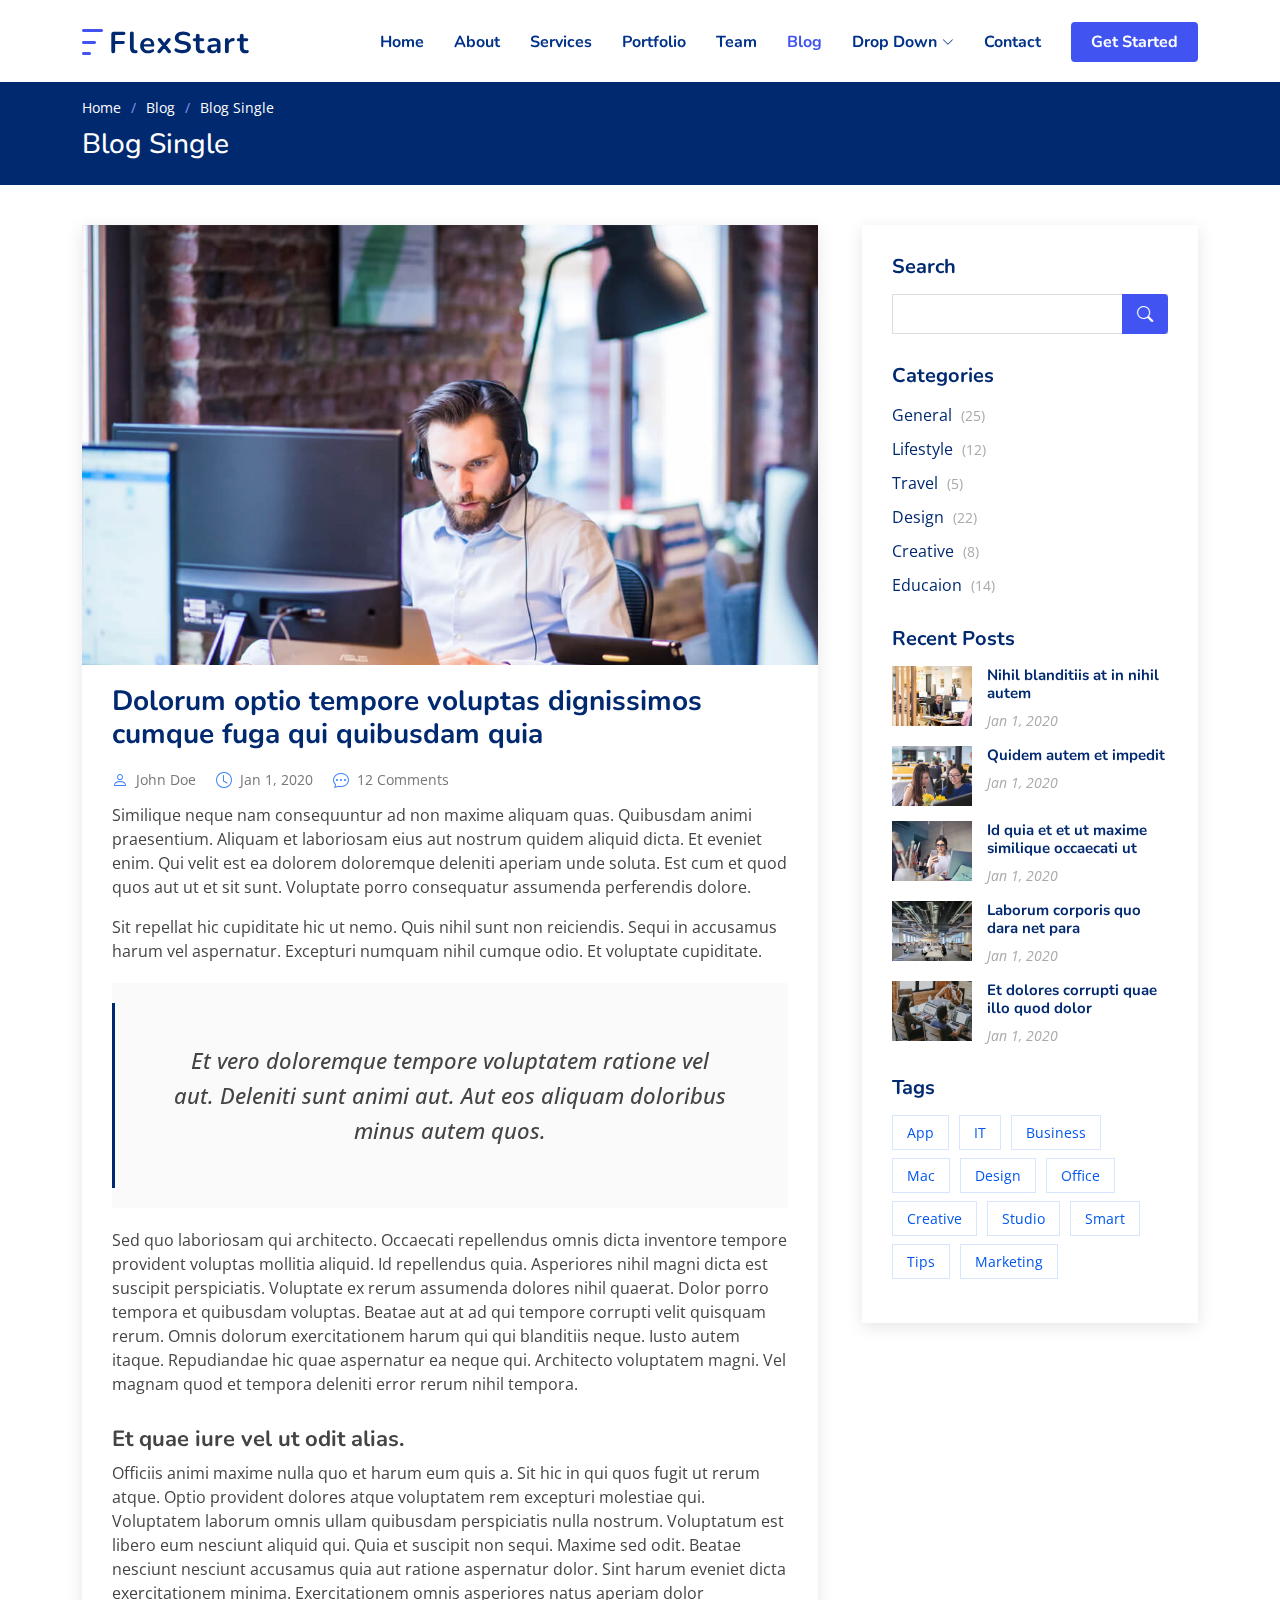
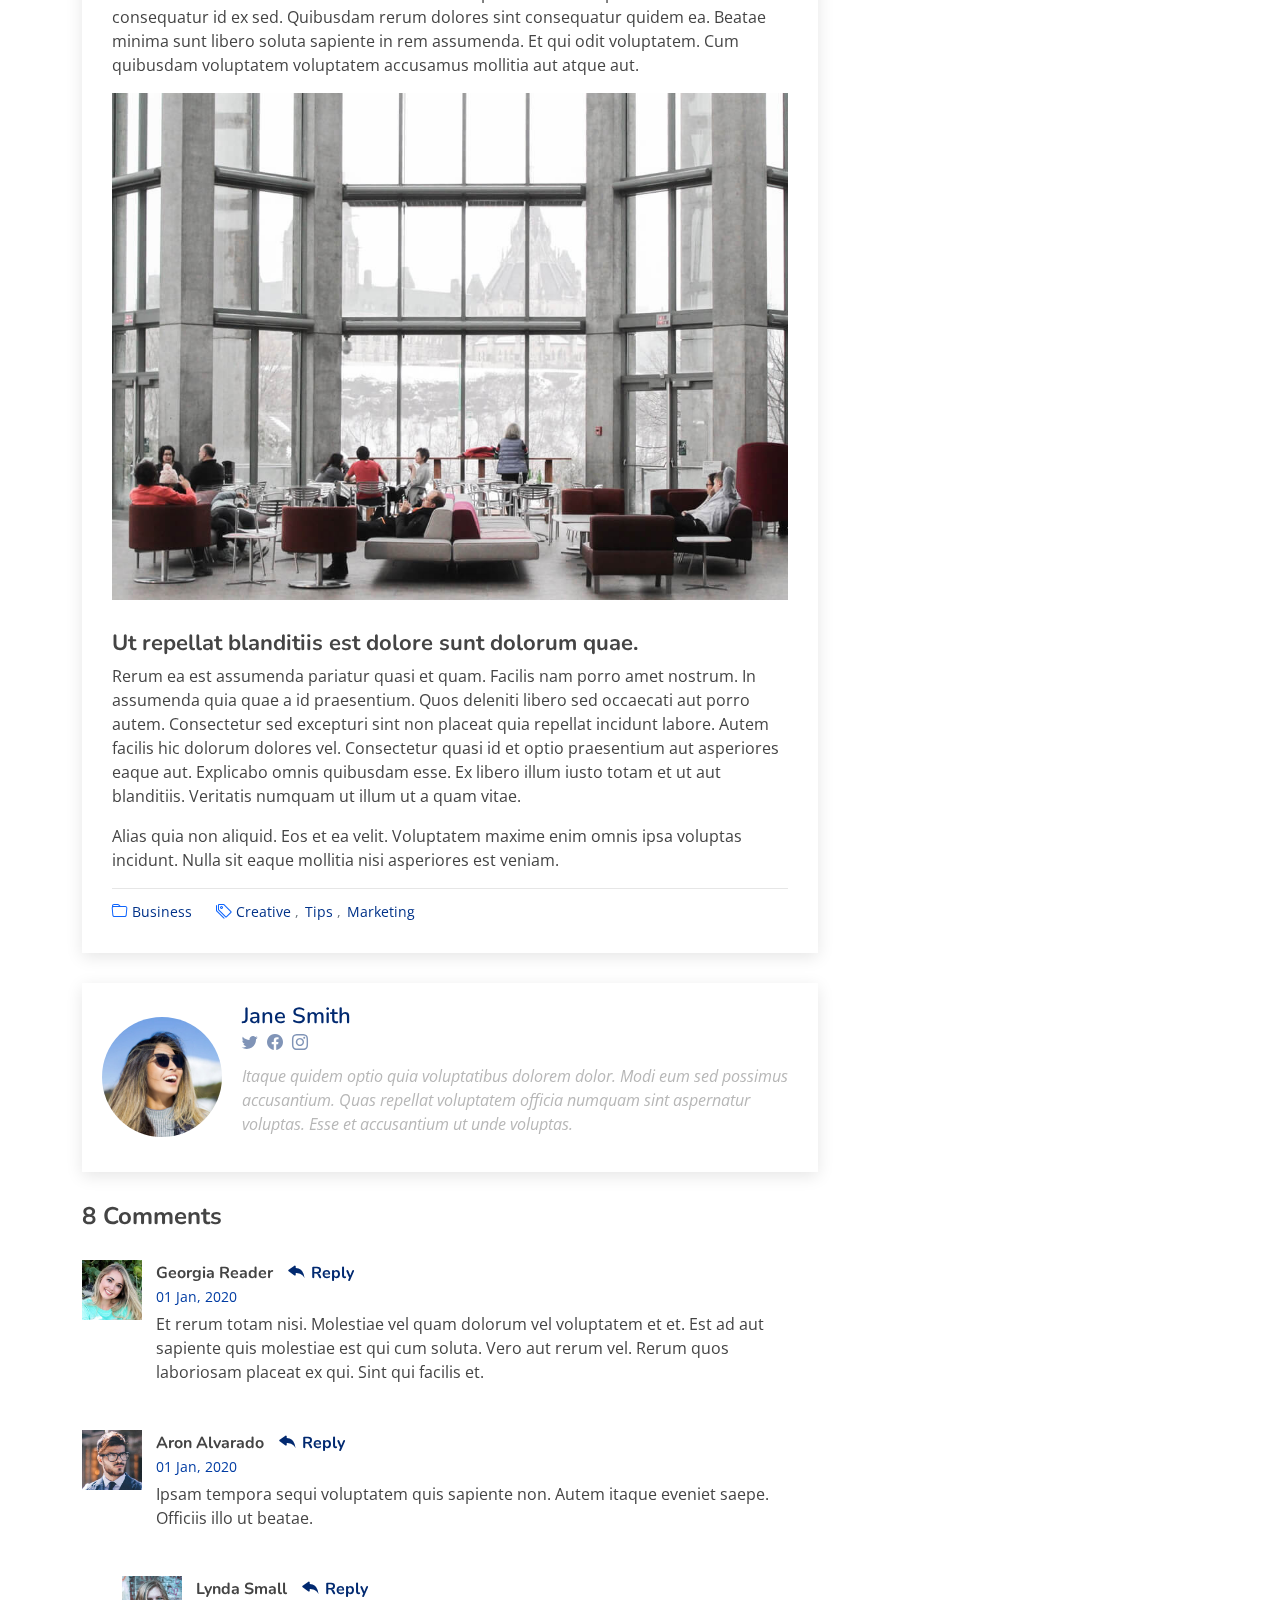
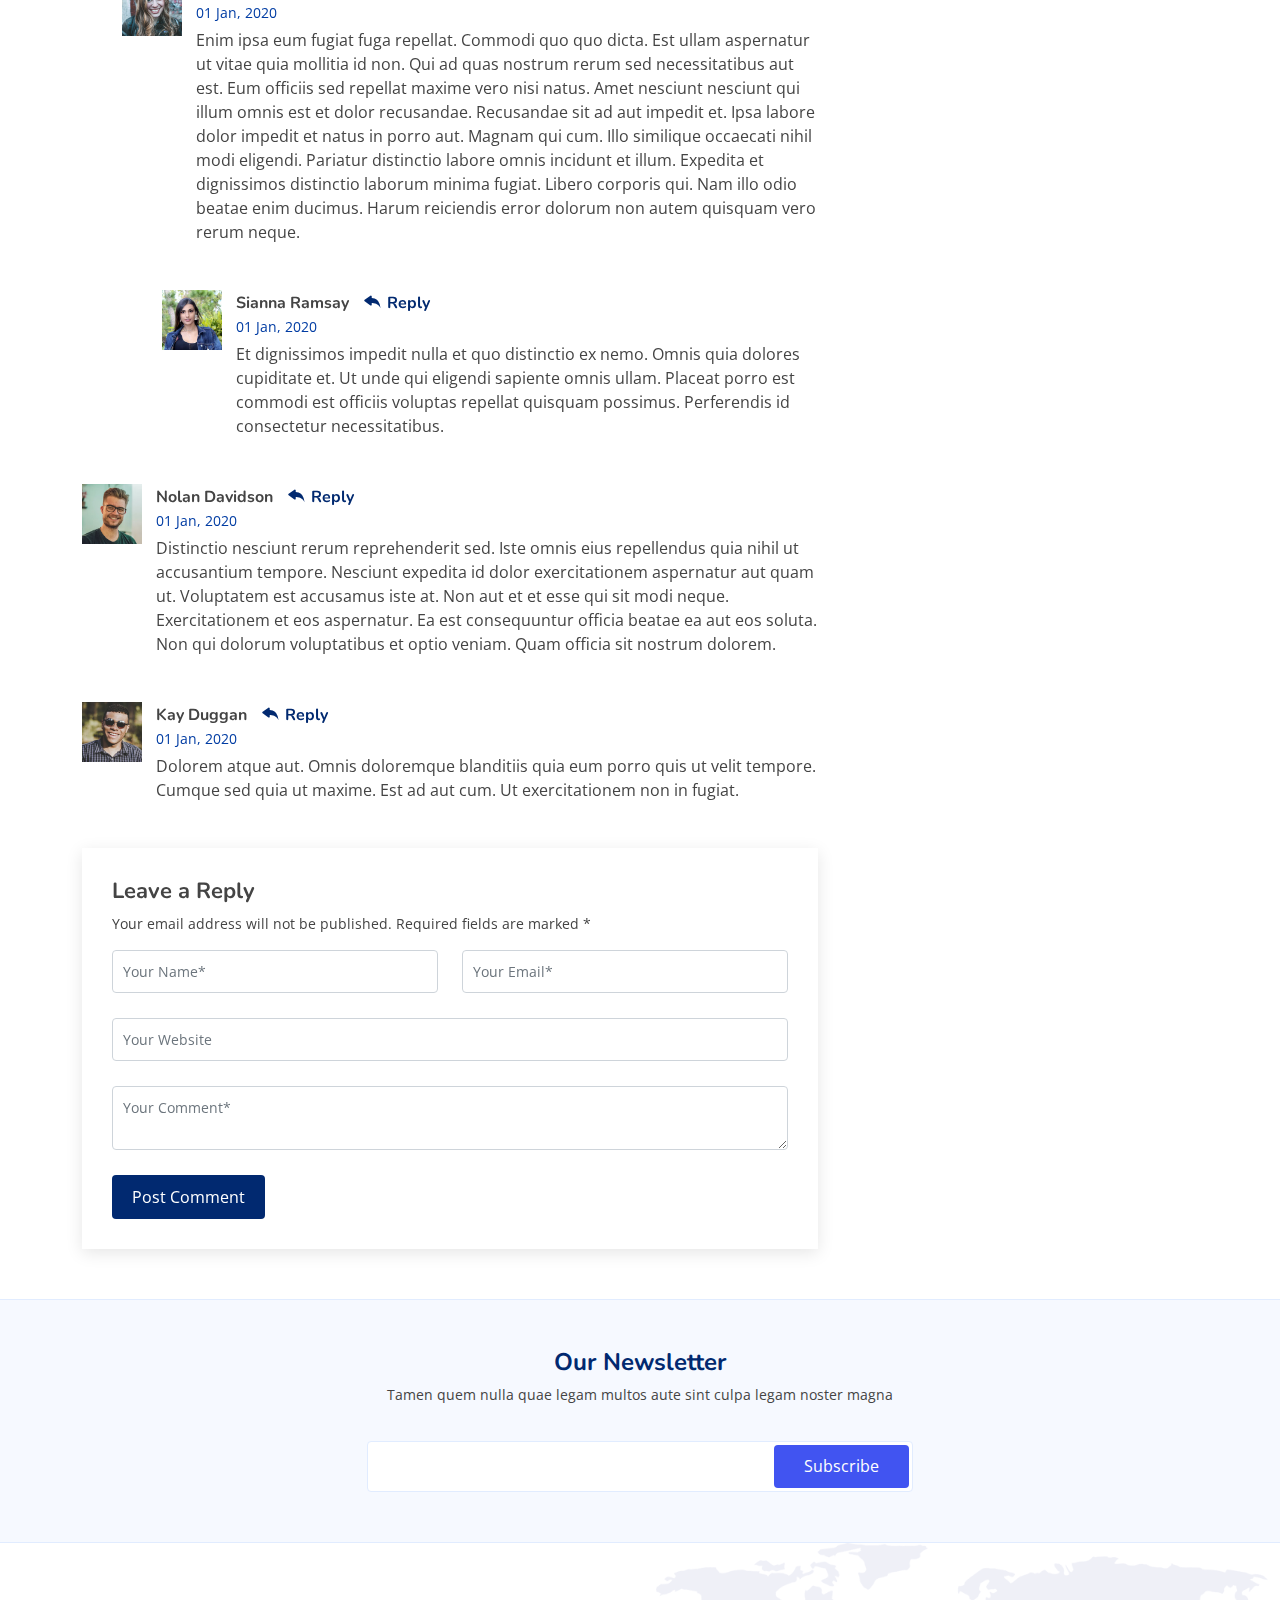
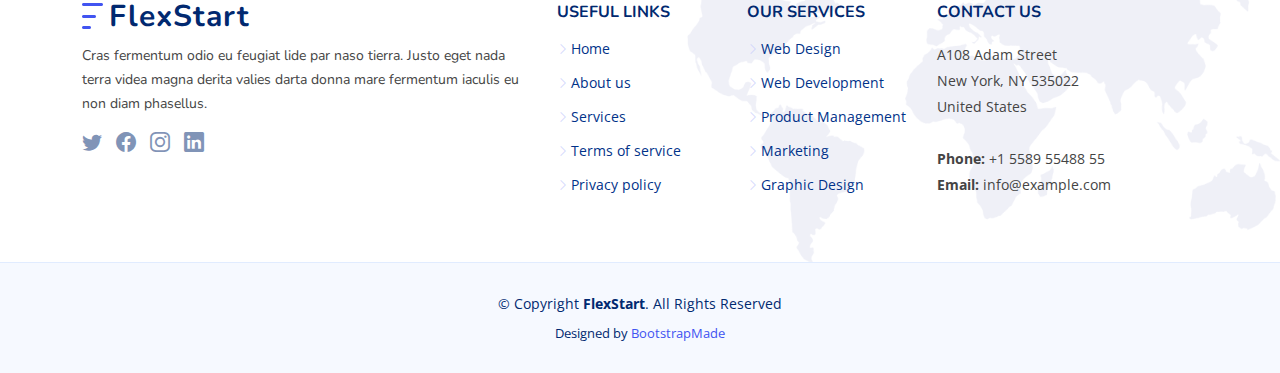
<file: blog-single.html>
<!DOCTYPE html>
<html lang="en">

<head>
  <meta charset="utf-8">
  <meta content="width=device-width, initial-scale=1.0" name="viewport">

  <title>Blog Single - FlexStart Bootstrap Template</title>
  <meta content="" name="description">
  <meta content="" name="keywords">

  <!-- Favicons -->
  <link href="assets/img/favicon.png" rel="icon">
  <link href="assets/img/apple-touch-icon.png" rel="apple-touch-icon">

  <!-- Google Fonts -->
  <link href="https://fonts.googleapis.com/css?family=Open+Sans:300,300i,400,400i,600,600i,700,700i|Nunito:300,300i,400,400i,600,600i,700,700i|Poppins:300,300i,400,400i,500,500i,600,600i,700,700i" rel="stylesheet">

  <!-- Vendor CSS Files -->
  <link href="assets/vendor/aos/aos.css" rel="stylesheet">
  <link href="assets/vendor/bootstrap/css/bootstrap.min.css" rel="stylesheet">
  <link href="assets/vendor/bootstrap-icons/bootstrap-icons.css" rel="stylesheet">
  <link href="assets/vendor/glightbox/css/glightbox.min.css" rel="stylesheet">
  <link href="assets/vendor/remixicon/remixicon.css" rel="stylesheet">
  <link href="assets/vendor/swiper/swiper-bundle.min.css" rel="stylesheet">

  <!-- Template Main CSS File -->
  <link href="assets/css/style.css" rel="stylesheet">

  <!-- =======================================================
  * Template Name: FlexStart - v1.11.1
  * Template URL: https://bootstrapmade.com/flexstart-bootstrap-startup-template/
  * Author: BootstrapMade.com
  * License: https://bootstrapmade.com/license/
  ======================================================== -->
</head>

<body>

  <!-- ======= Header ======= -->
  <header id="header" class="header fixed-top">
    <div class="container-fluid container-xl d-flex align-items-center justify-content-between">

      <a href="index.html" class="logo d-flex align-items-center">
        <img src="assets/img/logo.png" alt="">
        <span>FlexStart</span>
      </a>

      <nav id="navbar" class="navbar">
        <ul>
          <li><a class="nav-link scrollto " href="#hero">Home</a></li>
          <li><a class="nav-link scrollto" href="#about">About</a></li>
          <li><a class="nav-link scrollto" href="#services">Services</a></li>
          <li><a class="nav-link scrollto" href="#portfolio">Portfolio</a></li>
          <li><a class="nav-link scrollto" href="#team">Team</a></li>
          <li><a class="active" href="blog.html">Blog</a></li>
          <li class="dropdown"><a href="#"><span>Drop Down</span> <i class="bi bi-chevron-down"></i></a>
            <ul>
              <li><a href="#">Drop Down 1</a></li>
              <li class="dropdown"><a href="#"><span>Deep Drop Down</span> <i class="bi bi-chevron-right"></i></a>
                <ul>
                  <li><a href="#">Deep Drop Down 1</a></li>
                  <li><a href="#">Deep Drop Down 2</a></li>
                  <li><a href="#">Deep Drop Down 3</a></li>
                  <li><a href="#">Deep Drop Down 4</a></li>
                  <li><a href="#">Deep Drop Down 5</a></li>
                </ul>
              </li>
              <li><a href="#">Drop Down 2</a></li>
              <li><a href="#">Drop Down 3</a></li>
              <li><a href="#">Drop Down 4</a></li>
            </ul>
          </li>
          <li><a class="nav-link scrollto" href="#contact">Contact</a></li>
          <li><a class="getstarted scrollto" href="#about">Get Started</a></li>
        </ul>
        <i class="bi bi-list mobile-nav-toggle"></i>
      </nav><!-- .navbar -->

    </div>
  </header><!-- End Header -->

  <main id="main">

    <!-- ======= Breadcrumbs ======= -->
    <section class="breadcrumbs">
      <div class="container">

        <ol>
          <li><a href="index.html">Home</a></li>
          <li><a href="blog.html">Blog</a></li>
          <li>Blog Single</li>
        </ol>
        <h2>Blog Single</h2>

      </div>
    </section><!-- End Breadcrumbs -->

    <!-- ======= Blog Single Section ======= -->
    <section id="blog" class="blog">
      <div class="container" data-aos="fade-up">

        <div class="row">

          <div class="col-lg-8 entries">

            <article class="entry entry-single">

              <div class="entry-img">
                <img src="assets/img/blog/blog-1.jpg" alt="" class="img-fluid">
              </div>

              <h2 class="entry-title">
                <a href="blog-single.html">Dolorum optio tempore voluptas dignissimos cumque fuga qui quibusdam quia</a>
              </h2>

              <div class="entry-meta">
                <ul>
                  <li class="d-flex align-items-center"><i class="bi bi-person"></i> <a href="blog-single.html">John Doe</a></li>
                  <li class="d-flex align-items-center"><i class="bi bi-clock"></i> <a href="blog-single.html"><time datetime="2020-01-01">Jan 1, 2020</time></a></li>
                  <li class="d-flex align-items-center"><i class="bi bi-chat-dots"></i> <a href="blog-single.html">12 Comments</a></li>
                </ul>
              </div>

              <div class="entry-content">
                <p>
                  Similique neque nam consequuntur ad non maxime aliquam quas. Quibusdam animi praesentium. Aliquam et laboriosam eius aut nostrum quidem aliquid dicta.
                  Et eveniet enim. Qui velit est ea dolorem doloremque deleniti aperiam unde soluta. Est cum et quod quos aut ut et sit sunt. Voluptate porro consequatur assumenda perferendis dolore.
                </p>

                <p>
                  Sit repellat hic cupiditate hic ut nemo. Quis nihil sunt non reiciendis. Sequi in accusamus harum vel aspernatur. Excepturi numquam nihil cumque odio. Et voluptate cupiditate.
                </p>

                <blockquote>
                  <p>
                    Et vero doloremque tempore voluptatem ratione vel aut. Deleniti sunt animi aut. Aut eos aliquam doloribus minus autem quos.
                  </p>
                </blockquote>

                <p>
                  Sed quo laboriosam qui architecto. Occaecati repellendus omnis dicta inventore tempore provident voluptas mollitia aliquid. Id repellendus quia. Asperiores nihil magni dicta est suscipit perspiciatis. Voluptate ex rerum assumenda dolores nihil quaerat.
                  Dolor porro tempora et quibusdam voluptas. Beatae aut at ad qui tempore corrupti velit quisquam rerum. Omnis dolorum exercitationem harum qui qui blanditiis neque.
                  Iusto autem itaque. Repudiandae hic quae aspernatur ea neque qui. Architecto voluptatem magni. Vel magnam quod et tempora deleniti error rerum nihil tempora.
                </p>

                <h3>Et quae iure vel ut odit alias.</h3>
                <p>
                  Officiis animi maxime nulla quo et harum eum quis a. Sit hic in qui quos fugit ut rerum atque. Optio provident dolores atque voluptatem rem excepturi molestiae qui. Voluptatem laborum omnis ullam quibusdam perspiciatis nulla nostrum. Voluptatum est libero eum nesciunt aliquid qui.
                  Quia et suscipit non sequi. Maxime sed odit. Beatae nesciunt nesciunt accusamus quia aut ratione aspernatur dolor. Sint harum eveniet dicta exercitationem minima. Exercitationem omnis asperiores natus aperiam dolor consequatur id ex sed. Quibusdam rerum dolores sint consequatur quidem ea.
                  Beatae minima sunt libero soluta sapiente in rem assumenda. Et qui odit voluptatem. Cum quibusdam voluptatem voluptatem accusamus mollitia aut atque aut.
                </p>
                <img src="assets/img/blog/blog-inside-post.jpg" class="img-fluid" alt="">

                <h3>Ut repellat blanditiis est dolore sunt dolorum quae.</h3>
                <p>
                  Rerum ea est assumenda pariatur quasi et quam. Facilis nam porro amet nostrum. In assumenda quia quae a id praesentium. Quos deleniti libero sed occaecati aut porro autem. Consectetur sed excepturi sint non placeat quia repellat incidunt labore. Autem facilis hic dolorum dolores vel.
                  Consectetur quasi id et optio praesentium aut asperiores eaque aut. Explicabo omnis quibusdam esse. Ex libero illum iusto totam et ut aut blanditiis. Veritatis numquam ut illum ut a quam vitae.
                </p>
                <p>
                  Alias quia non aliquid. Eos et ea velit. Voluptatem maxime enim omnis ipsa voluptas incidunt. Nulla sit eaque mollitia nisi asperiores est veniam.
                </p>

              </div>

              <div class="entry-footer">
                <i class="bi bi-folder"></i>
                <ul class="cats">
                  <li><a href="#">Business</a></li>
                </ul>

                <i class="bi bi-tags"></i>
                <ul class="tags">
                  <li><a href="#">Creative</a></li>
                  <li><a href="#">Tips</a></li>
                  <li><a href="#">Marketing</a></li>
                </ul>
              </div>

            </article><!-- End blog entry -->

            <div class="blog-author d-flex align-items-center">
              <img src="assets/img/blog/blog-author.jpg" class="rounded-circle float-left" alt="">
              <div>
                <h4>Jane Smith</h4>
                <div class="social-links">
                  <a href="https://twitters.com/#"><i class="bi bi-twitter"></i></a>
                  <a href="https://facebook.com/#"><i class="bi bi-facebook"></i></a>
                  <a href="https://instagram.com/#"><i class="biu bi-instagram"></i></a>
                </div>
                <p>
                  Itaque quidem optio quia voluptatibus dolorem dolor. Modi eum sed possimus accusantium. Quas repellat voluptatem officia numquam sint aspernatur voluptas. Esse et accusantium ut unde voluptas.
                </p>
              </div>
            </div><!-- End blog author bio -->

            <div class="blog-comments">

              <h4 class="comments-count">8 Comments</h4>

              <div id="comment-1" class="comment">
                <div class="d-flex">
                  <div class="comment-img"><img src="assets/img/blog/comments-1.jpg" alt=""></div>
                  <div>
                    <h5><a href="">Georgia Reader</a> <a href="#" class="reply"><i class="bi bi-reply-fill"></i> Reply</a></h5>
                    <time datetime="2020-01-01">01 Jan, 2020</time>
                    <p>
                      Et rerum totam nisi. Molestiae vel quam dolorum vel voluptatem et et. Est ad aut sapiente quis molestiae est qui cum soluta.
                      Vero aut rerum vel. Rerum quos laboriosam placeat ex qui. Sint qui facilis et.
                    </p>
                  </div>
                </div>
              </div><!-- End comment #1 -->

              <div id="comment-2" class="comment">
                <div class="d-flex">
                  <div class="comment-img"><img src="assets/img/blog/comments-2.jpg" alt=""></div>
                  <div>
                    <h5><a href="">Aron Alvarado</a> <a href="#" class="reply"><i class="bi bi-reply-fill"></i> Reply</a></h5>
                    <time datetime="2020-01-01">01 Jan, 2020</time>
                    <p>
                      Ipsam tempora sequi voluptatem quis sapiente non. Autem itaque eveniet saepe. Officiis illo ut beatae.
                    </p>
                  </div>
                </div>

                <div id="comment-reply-1" class="comment comment-reply">
                  <div class="d-flex">
                    <div class="comment-img"><img src="assets/img/blog/comments-3.jpg" alt=""></div>
                    <div>
                      <h5><a href="">Lynda Small</a> <a href="#" class="reply"><i class="bi bi-reply-fill"></i> Reply</a></h5>
                      <time datetime="2020-01-01">01 Jan, 2020</time>
                      <p>
                        Enim ipsa eum fugiat fuga repellat. Commodi quo quo dicta. Est ullam aspernatur ut vitae quia mollitia id non. Qui ad quas nostrum rerum sed necessitatibus aut est. Eum officiis sed repellat maxime vero nisi natus. Amet nesciunt nesciunt qui illum omnis est et dolor recusandae.

                        Recusandae sit ad aut impedit et. Ipsa labore dolor impedit et natus in porro aut. Magnam qui cum. Illo similique occaecati nihil modi eligendi. Pariatur distinctio labore omnis incidunt et illum. Expedita et dignissimos distinctio laborum minima fugiat.

                        Libero corporis qui. Nam illo odio beatae enim ducimus. Harum reiciendis error dolorum non autem quisquam vero rerum neque.
                      </p>
                    </div>
                  </div>

                  <div id="comment-reply-2" class="comment comment-reply">
                    <div class="d-flex">
                      <div class="comment-img"><img src="assets/img/blog/comments-4.jpg" alt=""></div>
                      <div>
                        <h5><a href="">Sianna Ramsay</a> <a href="#" class="reply"><i class="bi bi-reply-fill"></i> Reply</a></h5>
                        <time datetime="2020-01-01">01 Jan, 2020</time>
                        <p>
                          Et dignissimos impedit nulla et quo distinctio ex nemo. Omnis quia dolores cupiditate et. Ut unde qui eligendi sapiente omnis ullam. Placeat porro est commodi est officiis voluptas repellat quisquam possimus. Perferendis id consectetur necessitatibus.
                        </p>
                      </div>
                    </div>

                  </div><!-- End comment reply #2-->

                </div><!-- End comment reply #1-->

              </div><!-- End comment #2-->

              <div id="comment-3" class="comment">
                <div class="d-flex">
                  <div class="comment-img"><img src="assets/img/blog/comments-5.jpg" alt=""></div>
                  <div>
                    <h5><a href="">Nolan Davidson</a> <a href="#" class="reply"><i class="bi bi-reply-fill"></i> Reply</a></h5>
                    <time datetime="2020-01-01">01 Jan, 2020</time>
                    <p>
                      Distinctio nesciunt rerum reprehenderit sed. Iste omnis eius repellendus quia nihil ut accusantium tempore. Nesciunt expedita id dolor exercitationem aspernatur aut quam ut. Voluptatem est accusamus iste at.
                      Non aut et et esse qui sit modi neque. Exercitationem et eos aspernatur. Ea est consequuntur officia beatae ea aut eos soluta. Non qui dolorum voluptatibus et optio veniam. Quam officia sit nostrum dolorem.
                    </p>
                  </div>
                </div>

              </div><!-- End comment #3 -->

              <div id="comment-4" class="comment">
                <div class="d-flex">
                  <div class="comment-img"><img src="assets/img/blog/comments-6.jpg" alt=""></div>
                  <div>
                    <h5><a href="">Kay Duggan</a> <a href="#" class="reply"><i class="bi bi-reply-fill"></i> Reply</a></h5>
                    <time datetime="2020-01-01">01 Jan, 2020</time>
                    <p>
                      Dolorem atque aut. Omnis doloremque blanditiis quia eum porro quis ut velit tempore. Cumque sed quia ut maxime. Est ad aut cum. Ut exercitationem non in fugiat.
                    </p>
                  </div>
                </div>

              </div><!-- End comment #4 -->

              <div class="reply-form">
                <h4>Leave a Reply</h4>
                <p>Your email address will not be published. Required fields are marked * </p>
                <form action="">
                  <div class="row">
                    <div class="col-md-6 form-group">
                      <input name="name" type="text" class="form-control" placeholder="Your Name*">
                    </div>
                    <div class="col-md-6 form-group">
                      <input name="email" type="text" class="form-control" placeholder="Your Email*">
                    </div>
                  </div>
                  <div class="row">
                    <div class="col form-group">
                      <input name="website" type="text" class="form-control" placeholder="Your Website">
                    </div>
                  </div>
                  <div class="row">
                    <div class="col form-group">
                      <textarea name="comment" class="form-control" placeholder="Your Comment*"></textarea>
                    </div>
                  </div>
                  <button type="submit" class="btn btn-primary">Post Comment</button>

                </form>

              </div>

            </div><!-- End blog comments -->

          </div><!-- End blog entries list -->

          <div class="col-lg-4">

            <div class="sidebar">

              <h3 class="sidebar-title">Search</h3>
              <div class="sidebar-item search-form">
                <form action="">
                  <input type="text">
                  <button type="submit"><i class="bi bi-search"></i></button>
                </form>
              </div><!-- End sidebar search formn-->

              <h3 class="sidebar-title">Categories</h3>
              <div class="sidebar-item categories">
                <ul>
                  <li><a href="#">General <span>(25)</span></a></li>
                  <li><a href="#">Lifestyle <span>(12)</span></a></li>
                  <li><a href="#">Travel <span>(5)</span></a></li>
                  <li><a href="#">Design <span>(22)</span></a></li>
                  <li><a href="#">Creative <span>(8)</span></a></li>
                  <li><a href="#">Educaion <span>(14)</span></a></li>
                </ul>
              </div><!-- End sidebar categories-->

              <h3 class="sidebar-title">Recent Posts</h3>
              <div class="sidebar-item recent-posts">
                <div class="post-item clearfix">
                  <img src="assets/img/blog/blog-recent-1.jpg" alt="">
                  <h4><a href="blog-single.html">Nihil blanditiis at in nihil autem</a></h4>
                  <time datetime="2020-01-01">Jan 1, 2020</time>
                </div>

                <div class="post-item clearfix">
                  <img src="assets/img/blog/blog-recent-2.jpg" alt="">
                  <h4><a href="blog-single.html">Quidem autem et impedit</a></h4>
                  <time datetime="2020-01-01">Jan 1, 2020</time>
                </div>

                <div class="post-item clearfix">
                  <img src="assets/img/blog/blog-recent-3.jpg" alt="">
                  <h4><a href="blog-single.html">Id quia et et ut maxime similique occaecati ut</a></h4>
                  <time datetime="2020-01-01">Jan 1, 2020</time>
                </div>

                <div class="post-item clearfix">
                  <img src="assets/img/blog/blog-recent-4.jpg" alt="">
                  <h4><a href="blog-single.html">Laborum corporis quo dara net para</a></h4>
                  <time datetime="2020-01-01">Jan 1, 2020</time>
                </div>

                <div class="post-item clearfix">
                  <img src="assets/img/blog/blog-recent-5.jpg" alt="">
                  <h4><a href="blog-single.html">Et dolores corrupti quae illo quod dolor</a></h4>
                  <time datetime="2020-01-01">Jan 1, 2020</time>
                </div>

              </div><!-- End sidebar recent posts-->

              <h3 class="sidebar-title">Tags</h3>
              <div class="sidebar-item tags">
                <ul>
                  <li><a href="#">App</a></li>
                  <li><a href="#">IT</a></li>
                  <li><a href="#">Business</a></li>
                  <li><a href="#">Mac</a></li>
                  <li><a href="#">Design</a></li>
                  <li><a href="#">Office</a></li>
                  <li><a href="#">Creative</a></li>
                  <li><a href="#">Studio</a></li>
                  <li><a href="#">Smart</a></li>
                  <li><a href="#">Tips</a></li>
                  <li><a href="#">Marketing</a></li>
                </ul>
              </div><!-- End sidebar tags-->

            </div><!-- End sidebar -->

          </div><!-- End blog sidebar -->

        </div>

      </div>
    </section><!-- End Blog Single Section -->

  </main><!-- End #main -->

  <!-- ======= Footer ======= -->
  <footer id="footer" class="footer">

    <div class="footer-newsletter">
      <div class="container">
        <div class="row justify-content-center">
          <div class="col-lg-12 text-center">
            <h4>Our Newsletter</h4>
            <p>Tamen quem nulla quae legam multos aute sint culpa legam noster magna</p>
          </div>
          <div class="col-lg-6">
            <form action="" method="post">
              <input type="email" name="email"><input type="submit" value="Subscribe">
            </form>
          </div>
        </div>
      </div>
    </div>

    <div class="footer-top">
      <div class="container">
        <div class="row gy-4">
          <div class="col-lg-5 col-md-12 footer-info">
            <a href="index.html" class="logo d-flex align-items-center">
              <img src="assets/img/logo.png" alt="">
              <span>FlexStart</span>
            </a>
            <p>Cras fermentum odio eu feugiat lide par naso tierra. Justo eget nada terra videa magna derita valies darta donna mare fermentum iaculis eu non diam phasellus.</p>
            <div class="social-links mt-3">
              <a href="#" class="twitter"><i class="bi bi-twitter"></i></a>
              <a href="#" class="facebook"><i class="bi bi-facebook"></i></a>
              <a href="#" class="instagram"><i class="bi bi-instagram"></i></a>
              <a href="#" class="linkedin"><i class="bi bi-linkedin"></i></a>
            </div>
          </div>

          <div class="col-lg-2 col-6 footer-links">
            <h4>Useful Links</h4>
            <ul>
              <li><i class="bi bi-chevron-right"></i> <a href="#">Home</a></li>
              <li><i class="bi bi-chevron-right"></i> <a href="#">About us</a></li>
              <li><i class="bi bi-chevron-right"></i> <a href="#">Services</a></li>
              <li><i class="bi bi-chevron-right"></i> <a href="#">Terms of service</a></li>
              <li><i class="bi bi-chevron-right"></i> <a href="#">Privacy policy</a></li>
            </ul>
          </div>

          <div class="col-lg-2 col-6 footer-links">
            <h4>Our Services</h4>
            <ul>
              <li><i class="bi bi-chevron-right"></i> <a href="#">Web Design</a></li>
              <li><i class="bi bi-chevron-right"></i> <a href="#">Web Development</a></li>
              <li><i class="bi bi-chevron-right"></i> <a href="#">Product Management</a></li>
              <li><i class="bi bi-chevron-right"></i> <a href="#">Marketing</a></li>
              <li><i class="bi bi-chevron-right"></i> <a href="#">Graphic Design</a></li>
            </ul>
          </div>

          <div class="col-lg-3 col-md-12 footer-contact text-center text-md-start">
            <h4>Contact Us</h4>
            <p>
              A108 Adam Street <br>
              New York, NY 535022<br>
              United States <br><br>
              <strong>Phone:</strong> +1 5589 55488 55<br>
              <strong>Email:</strong> info@example.com<br>
            </p>

          </div>

        </div>
      </div>
    </div>

    <div class="container">
      <div class="copyright">
        &copy; Copyright <strong><span>FlexStart</span></strong>. All Rights Reserved
      </div>
      <div class="credits">
        <!-- All the links in the footer should remain intact. -->
        <!-- You can delete the links only if you purchased the pro version. -->
        <!-- Licensing information: https://bootstrapmade.com/license/ -->
        <!-- Purchase the pro version with working PHP/AJAX contact form: https://bootstrapmade.com/flexstart-bootstrap-startup-template/ -->
        Designed by <a href="https://bootstrapmade.com/">BootstrapMade</a>
      </div>
    </div>
  </footer><!-- End Footer -->

  <a href="#" class="back-to-top d-flex align-items-center justify-content-center"><i class="bi bi-arrow-up-short"></i></a>

  <!-- Vendor JS Files -->
  <script src="assets/vendor/purecounter/purecounter_vanilla.js"></script>
  <script src="assets/vendor/aos/aos.js"></script>
  <script src="assets/vendor/bootstrap/js/bootstrap.bundle.min.js"></script>
  <script src="assets/vendor/glightbox/js/glightbox.min.js"></script>
  <script src="assets/vendor/isotope-layout/isotope.pkgd.min.js"></script>
  <script src="assets/vendor/swiper/swiper-bundle.min.js"></script>
  <script src="assets/vendor/php-email-form/validate.js"></script>

  <!-- Template Main JS File -->
  <script src="assets/js/main.js"></script>

</body>

</html>
</file>
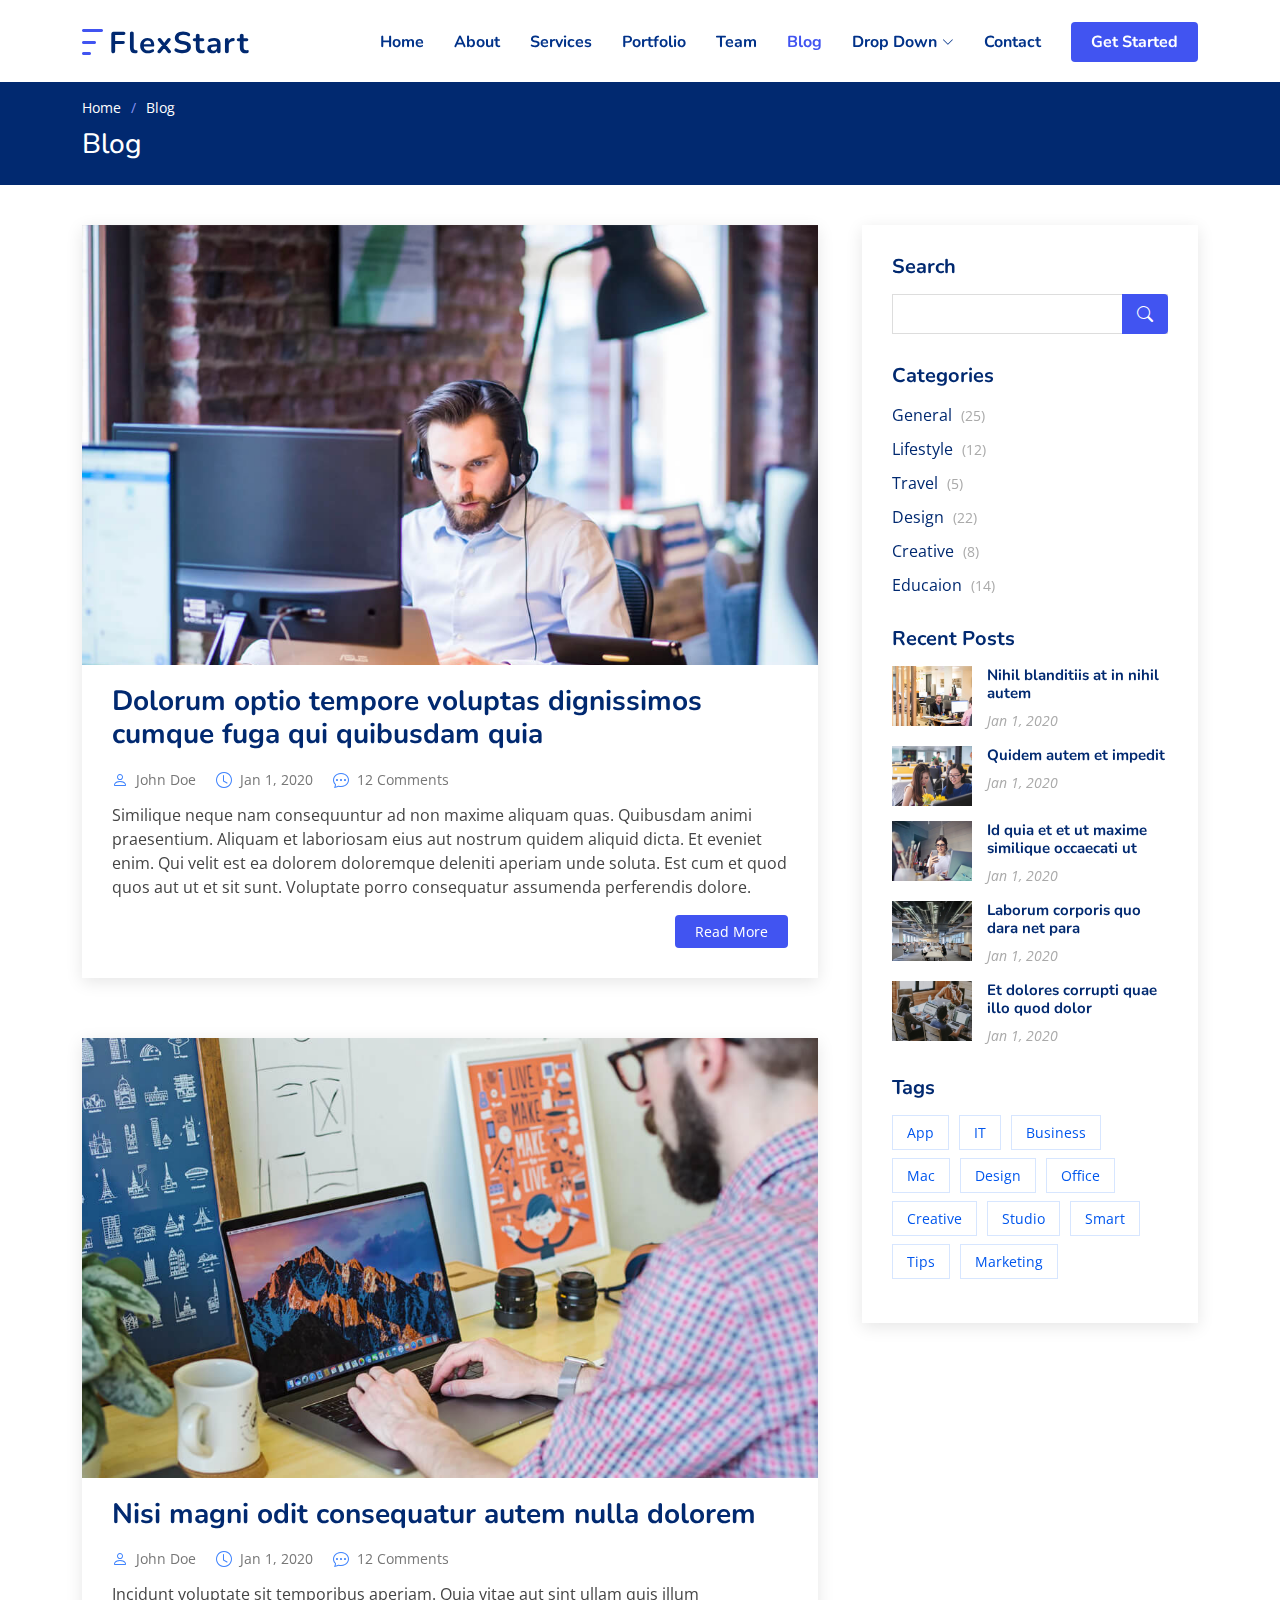
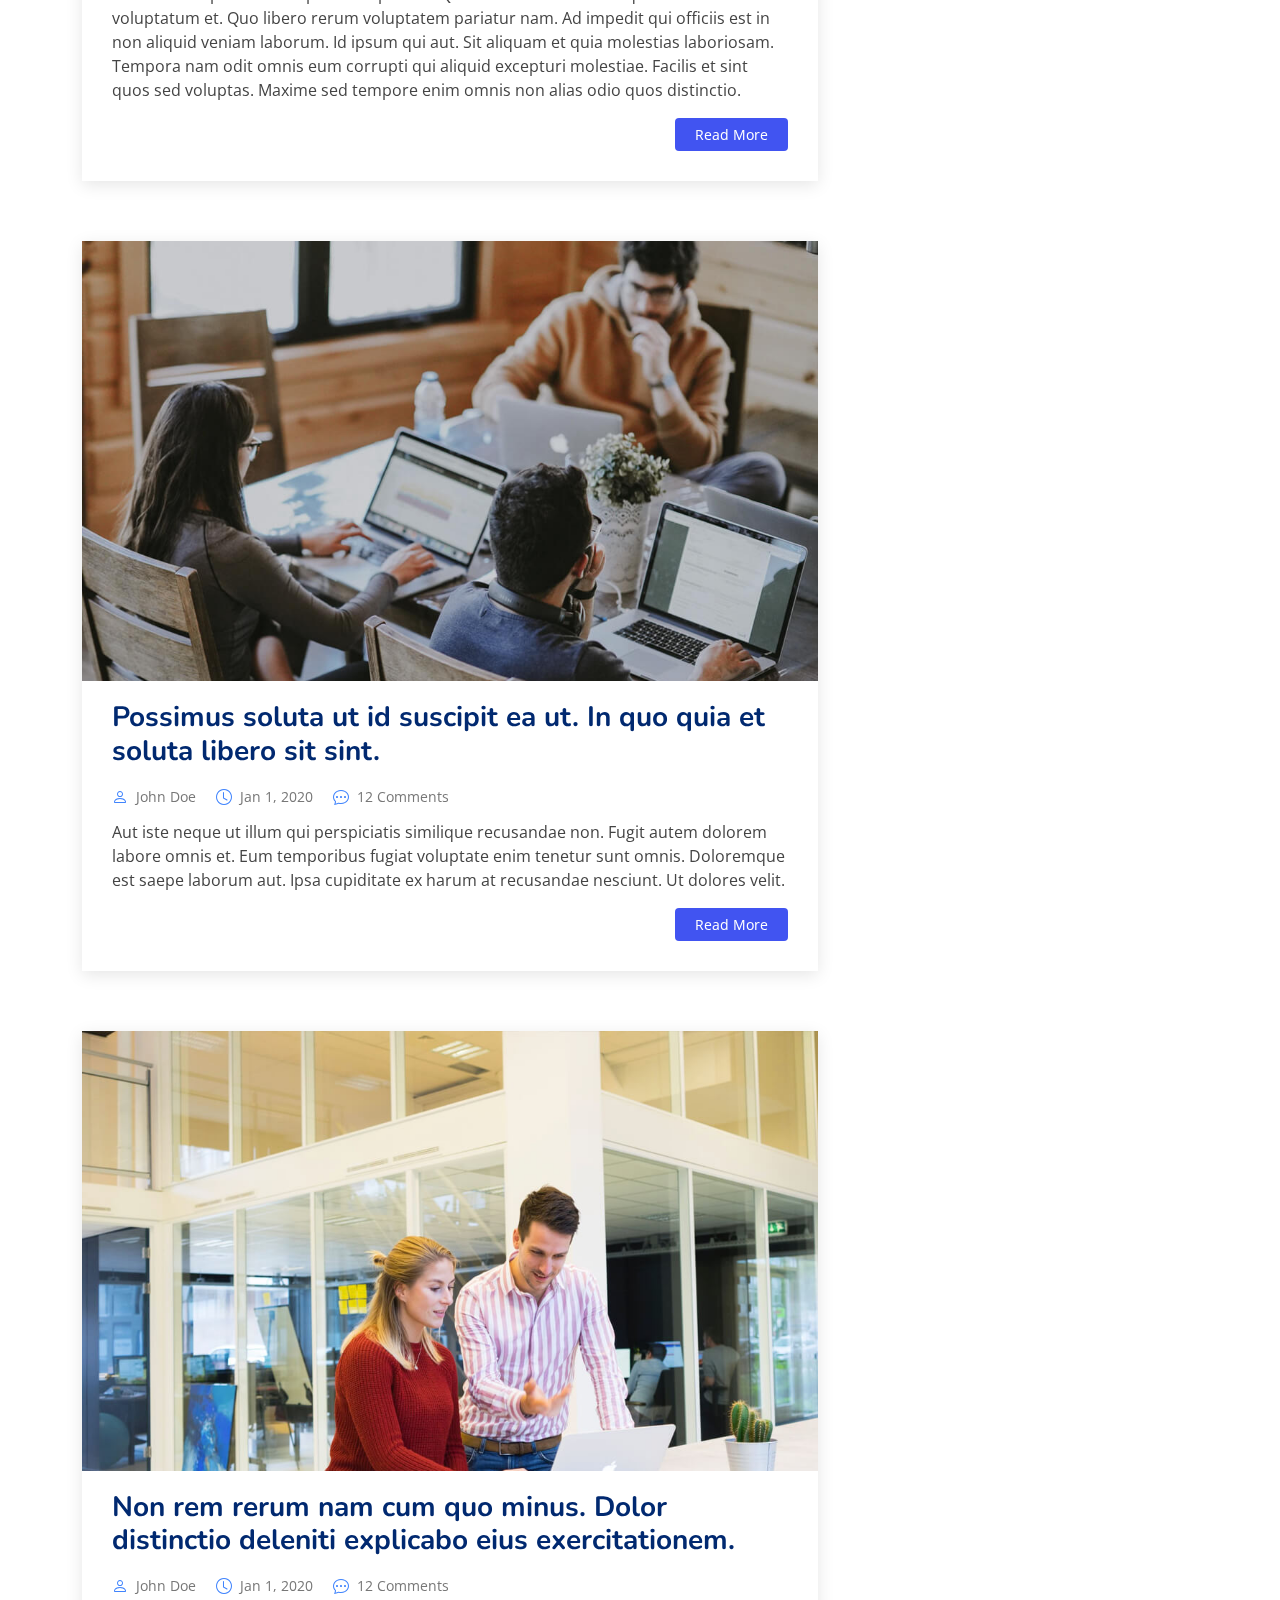
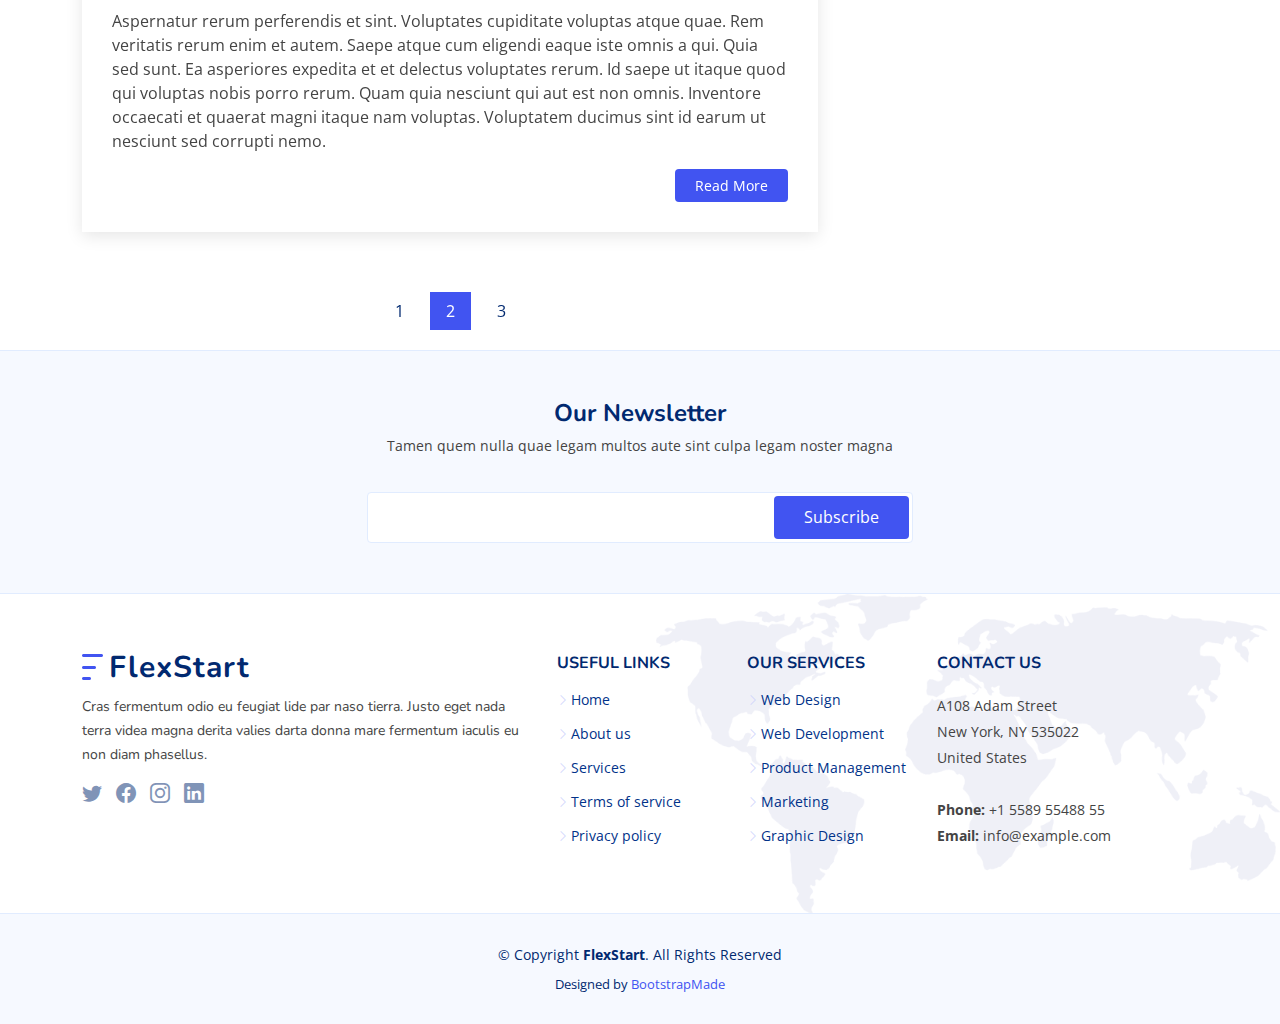
<file: blog.html>
<!DOCTYPE html>
<html lang="en">

<head>
  <meta charset="utf-8">
  <meta content="width=device-width, initial-scale=1.0" name="viewport">

  <title>Blog - FlexStart Bootstrap Template</title>
  <meta content="" name="description">
  <meta content="" name="keywords">

  <!-- Favicons -->
  <link href="assets/img/favicon.png" rel="icon">
  <link href="assets/img/apple-touch-icon.png" rel="apple-touch-icon">

  <!-- Google Fonts -->
  <link href="https://fonts.googleapis.com/css?family=Open+Sans:300,300i,400,400i,600,600i,700,700i|Nunito:300,300i,400,400i,600,600i,700,700i|Poppins:300,300i,400,400i,500,500i,600,600i,700,700i" rel="stylesheet">

  <!-- Vendor CSS Files -->
  <link href="assets/vendor/aos/aos.css" rel="stylesheet">
  <link href="assets/vendor/bootstrap/css/bootstrap.min.css" rel="stylesheet">
  <link href="assets/vendor/bootstrap-icons/bootstrap-icons.css" rel="stylesheet">
  <link href="assets/vendor/glightbox/css/glightbox.min.css" rel="stylesheet">
  <link href="assets/vendor/remixicon/remixicon.css" rel="stylesheet">
  <link href="assets/vendor/swiper/swiper-bundle.min.css" rel="stylesheet">

  <!-- Template Main CSS File -->
  <link href="assets/css/style.css" rel="stylesheet">

  <!-- =======================================================
  * Template Name: FlexStart - v1.11.1
  * Template URL: https://bootstrapmade.com/flexstart-bootstrap-startup-template/
  * Author: BootstrapMade.com
  * License: https://bootstrapmade.com/license/
  ======================================================== -->
</head>

<body>

  <!-- ======= Header ======= -->
  <header id="header" class="header fixed-top">
    <div class="container-fluid container-xl d-flex align-items-center justify-content-between">

      <a href="index.html" class="logo d-flex align-items-center">
        <img src="assets/img/logo.png" alt="">
        <span>FlexStart</span>
      </a>

      <nav id="navbar" class="navbar">
        <ul>
          <li><a class="nav-link scrollto " href="#hero">Home</a></li>
          <li><a class="nav-link scrollto" href="#about">About</a></li>
          <li><a class="nav-link scrollto" href="#services">Services</a></li>
          <li><a class="nav-link scrollto" href="#portfolio">Portfolio</a></li>
          <li><a class="nav-link scrollto" href="#team">Team</a></li>
          <li><a class="active" href="blog.html">Blog</a></li>
          <li class="dropdown"><a href="#"><span>Drop Down</span> <i class="bi bi-chevron-down"></i></a>
            <ul>
              <li><a href="#">Drop Down 1</a></li>
              <li class="dropdown"><a href="#"><span>Deep Drop Down</span> <i class="bi bi-chevron-right"></i></a>
                <ul>
                  <li><a href="#">Deep Drop Down 1</a></li>
                  <li><a href="#">Deep Drop Down 2</a></li>
                  <li><a href="#">Deep Drop Down 3</a></li>
                  <li><a href="#">Deep Drop Down 4</a></li>
                  <li><a href="#">Deep Drop Down 5</a></li>
                </ul>
              </li>
              <li><a href="#">Drop Down 2</a></li>
              <li><a href="#">Drop Down 3</a></li>
              <li><a href="#">Drop Down 4</a></li>
            </ul>
          </li>
          <li><a class="nav-link scrollto" href="#contact">Contact</a></li>
          <li><a class="getstarted scrollto" href="#about">Get Started</a></li>
        </ul>
        <i class="bi bi-list mobile-nav-toggle"></i>
      </nav><!-- .navbar -->

    </div>
  </header><!-- End Header -->

  <main id="main">

    <!-- ======= Breadcrumbs ======= -->
    <section class="breadcrumbs">
      <div class="container">

        <ol>
          <li><a href="index.html">Home</a></li>
          <li>Blog</li>
        </ol>
        <h2>Blog</h2>

      </div>
    </section><!-- End Breadcrumbs -->

    <!-- ======= Blog Section ======= -->
    <section id="blog" class="blog">
      <div class="container" data-aos="fade-up">

        <div class="row">

          <div class="col-lg-8 entries">

            <article class="entry">

              <div class="entry-img">
                <img src="assets/img/blog/blog-1.jpg" alt="" class="img-fluid">
              </div>

              <h2 class="entry-title">
                <a href="blog-single.html">Dolorum optio tempore voluptas dignissimos cumque fuga qui quibusdam quia</a>
              </h2>

              <div class="entry-meta">
                <ul>
                  <li class="d-flex align-items-center"><i class="bi bi-person"></i> <a href="blog-single.html">John Doe</a></li>
                  <li class="d-flex align-items-center"><i class="bi bi-clock"></i> <a href="blog-single.html"><time datetime="2020-01-01">Jan 1, 2020</time></a></li>
                  <li class="d-flex align-items-center"><i class="bi bi-chat-dots"></i> <a href="blog-single.html">12 Comments</a></li>
                </ul>
              </div>

              <div class="entry-content">
                <p>
                  Similique neque nam consequuntur ad non maxime aliquam quas. Quibusdam animi praesentium. Aliquam et laboriosam eius aut nostrum quidem aliquid dicta.
                  Et eveniet enim. Qui velit est ea dolorem doloremque deleniti aperiam unde soluta. Est cum et quod quos aut ut et sit sunt. Voluptate porro consequatur assumenda perferendis dolore.
                </p>
                <div class="read-more">
                  <a href="blog-single.html">Read More</a>
                </div>
              </div>

            </article><!-- End blog entry -->

            <article class="entry">

              <div class="entry-img">
                <img src="assets/img/blog/blog-2.jpg" alt="" class="img-fluid">
              </div>

              <h2 class="entry-title">
                <a href="blog-single.html">Nisi magni odit consequatur autem nulla dolorem</a>
              </h2>

              <div class="entry-meta">
                <ul>
                  <li class="d-flex align-items-center"><i class="bi bi-person"></i> <a href="blog-single.html">John Doe</a></li>
                  <li class="d-flex align-items-center"><i class="bi bi-clock"></i> <a href="blog-single.html"><time datetime="2020-01-01">Jan 1, 2020</time></a></li>
                  <li class="d-flex align-items-center"><i class="bi bi-chat-dots"></i> <a href="blog-single.html">12 Comments</a></li>
                </ul>
              </div>

              <div class="entry-content">
                <p>
                  Incidunt voluptate sit temporibus aperiam. Quia vitae aut sint ullam quis illum voluptatum et. Quo libero rerum voluptatem pariatur nam.
                  Ad impedit qui officiis est in non aliquid veniam laborum. Id ipsum qui aut. Sit aliquam et quia molestias laboriosam. Tempora nam odit omnis eum corrupti qui aliquid excepturi molestiae. Facilis et sint quos sed voluptas. Maxime sed tempore enim omnis non alias odio quos distinctio.
                </p>
                <div class="read-more">
                  <a href="blog-single.html">Read More</a>
                </div>
              </div>

            </article><!-- End blog entry -->

            <article class="entry">

              <div class="entry-img">
                <img src="assets/img/blog/blog-3.jpg" alt="" class="img-fluid">
              </div>

              <h2 class="entry-title">
                <a href="blog-single.html">Possimus soluta ut id suscipit ea ut. In quo quia et soluta libero sit sint.</a>
              </h2>

              <div class="entry-meta">
                <ul>
                  <li class="d-flex align-items-center"><i class="bi bi-person"></i> <a href="blog-single.html">John Doe</a></li>
                  <li class="d-flex align-items-center"><i class="bi bi-clock"></i> <a href="blog-single.html"><time datetime="2020-01-01">Jan 1, 2020</time></a></li>
                  <li class="d-flex align-items-center"><i class="bi bi-chat-dots"></i> <a href="blog-single.html">12 Comments</a></li>
                </ul>
              </div>

              <div class="entry-content">
                <p>
                  Aut iste neque ut illum qui perspiciatis similique recusandae non. Fugit autem dolorem labore omnis et. Eum temporibus fugiat voluptate enim tenetur sunt omnis.
                  Doloremque est saepe laborum aut. Ipsa cupiditate ex harum at recusandae nesciunt. Ut dolores velit.
                </p>
                <div class="read-more">
                  <a href="blog-single.html">Read More</a>
                </div>
              </div>

            </article><!-- End blog entry -->

            <article class="entry">

              <div class="entry-img">
                <img src="assets/img/blog/blog-4.jpg" alt="" class="img-fluid">
              </div>

              <h2 class="entry-title">
                <a href="blog-single.html">Non rem rerum nam cum quo minus. Dolor distinctio deleniti explicabo eius exercitationem.</a>
              </h2>

              <div class="entry-meta">
                <ul>
                  <li class="d-flex align-items-center"><i class="bi bi-person"></i> <a href="blog-single.html">John Doe</a></li>
                  <li class="d-flex align-items-center"><i class="bi bi-clock"></i> <a href="blog-single.html"><time datetime="2020-01-01">Jan 1, 2020</time></a></li>
                  <li class="d-flex align-items-center"><i class="bi bi-chat-dots"></i> <a href="blog-single.html">12 Comments</a></li>
                </ul>
              </div>

              <div class="entry-content">
                <p>
                  Aspernatur rerum perferendis et sint. Voluptates cupiditate voluptas atque quae. Rem veritatis rerum enim et autem. Saepe atque cum eligendi eaque iste omnis a qui.
                  Quia sed sunt. Ea asperiores expedita et et delectus voluptates rerum. Id saepe ut itaque quod qui voluptas nobis porro rerum. Quam quia nesciunt qui aut est non omnis. Inventore occaecati et quaerat magni itaque nam voluptas. Voluptatem ducimus sint id earum ut nesciunt sed corrupti nemo.
                </p>
                <div class="read-more">
                  <a href="blog-single.html">Read More</a>
                </div>
              </div>

            </article><!-- End blog entry -->

            <div class="blog-pagination">
              <ul class="justify-content-center">
                <li><a href="#">1</a></li>
                <li class="active"><a href="#">2</a></li>
                <li><a href="#">3</a></li>
              </ul>
            </div>

          </div><!-- End blog entries list -->

          <div class="col-lg-4">

            <div class="sidebar">

              <h3 class="sidebar-title">Search</h3>
              <div class="sidebar-item search-form">
                <form action="">
                  <input type="text">
                  <button type="submit"><i class="bi bi-search"></i></button>
                </form>
              </div><!-- End sidebar search formn-->

              <h3 class="sidebar-title">Categories</h3>
              <div class="sidebar-item categories">
                <ul>
                  <li><a href="#">General <span>(25)</span></a></li>
                  <li><a href="#">Lifestyle <span>(12)</span></a></li>
                  <li><a href="#">Travel <span>(5)</span></a></li>
                  <li><a href="#">Design <span>(22)</span></a></li>
                  <li><a href="#">Creative <span>(8)</span></a></li>
                  <li><a href="#">Educaion <span>(14)</span></a></li>
                </ul>
              </div><!-- End sidebar categories-->

              <h3 class="sidebar-title">Recent Posts</h3>
              <div class="sidebar-item recent-posts">
                <div class="post-item clearfix">
                  <img src="assets/img/blog/blog-recent-1.jpg" alt="">
                  <h4><a href="blog-single.html">Nihil blanditiis at in nihil autem</a></h4>
                  <time datetime="2020-01-01">Jan 1, 2020</time>
                </div>

                <div class="post-item clearfix">
                  <img src="assets/img/blog/blog-recent-2.jpg" alt="">
                  <h4><a href="blog-single.html">Quidem autem et impedit</a></h4>
                  <time datetime="2020-01-01">Jan 1, 2020</time>
                </div>

                <div class="post-item clearfix">
                  <img src="assets/img/blog/blog-recent-3.jpg" alt="">
                  <h4><a href="blog-single.html">Id quia et et ut maxime similique occaecati ut</a></h4>
                  <time datetime="2020-01-01">Jan 1, 2020</time>
                </div>

                <div class="post-item clearfix">
                  <img src="assets/img/blog/blog-recent-4.jpg" alt="">
                  <h4><a href="blog-single.html">Laborum corporis quo dara net para</a></h4>
                  <time datetime="2020-01-01">Jan 1, 2020</time>
                </div>

                <div class="post-item clearfix">
                  <img src="assets/img/blog/blog-recent-5.jpg" alt="">
                  <h4><a href="blog-single.html">Et dolores corrupti quae illo quod dolor</a></h4>
                  <time datetime="2020-01-01">Jan 1, 2020</time>
                </div>

              </div><!-- End sidebar recent posts-->

              <h3 class="sidebar-title">Tags</h3>
              <div class="sidebar-item tags">
                <ul>
                  <li><a href="#">App</a></li>
                  <li><a href="#">IT</a></li>
                  <li><a href="#">Business</a></li>
                  <li><a href="#">Mac</a></li>
                  <li><a href="#">Design</a></li>
                  <li><a href="#">Office</a></li>
                  <li><a href="#">Creative</a></li>
                  <li><a href="#">Studio</a></li>
                  <li><a href="#">Smart</a></li>
                  <li><a href="#">Tips</a></li>
                  <li><a href="#">Marketing</a></li>
                </ul>
              </div><!-- End sidebar tags-->

            </div><!-- End sidebar -->

          </div><!-- End blog sidebar -->

        </div>

      </div>
    </section><!-- End Blog Section -->

  </main><!-- End #main -->

  <!-- ======= Footer ======= -->
  <footer id="footer" class="footer">

    <div class="footer-newsletter">
      <div class="container">
        <div class="row justify-content-center">
          <div class="col-lg-12 text-center">
            <h4>Our Newsletter</h4>
            <p>Tamen quem nulla quae legam multos aute sint culpa legam noster magna</p>
          </div>
          <div class="col-lg-6">
            <form action="" method="post">
              <input type="email" name="email"><input type="submit" value="Subscribe">
            </form>
          </div>
        </div>
      </div>
    </div>

    <div class="footer-top">
      <div class="container">
        <div class="row gy-4">
          <div class="col-lg-5 col-md-12 footer-info">
            <a href="index.html" class="logo d-flex align-items-center">
              <img src="assets/img/logo.png" alt="">
              <span>FlexStart</span>
            </a>
            <p>Cras fermentum odio eu feugiat lide par naso tierra. Justo eget nada terra videa magna derita valies darta donna mare fermentum iaculis eu non diam phasellus.</p>
            <div class="social-links mt-3">
              <a href="#" class="twitter"><i class="bi bi-twitter"></i></a>
              <a href="#" class="facebook"><i class="bi bi-facebook"></i></a>
              <a href="#" class="instagram"><i class="bi bi-instagram"></i></a>
              <a href="#" class="linkedin"><i class="bi bi-linkedin"></i></a>
            </div>
          </div>

          <div class="col-lg-2 col-6 footer-links">
            <h4>Useful Links</h4>
            <ul>
              <li><i class="bi bi-chevron-right"></i> <a href="#">Home</a></li>
              <li><i class="bi bi-chevron-right"></i> <a href="#">About us</a></li>
              <li><i class="bi bi-chevron-right"></i> <a href="#">Services</a></li>
              <li><i class="bi bi-chevron-right"></i> <a href="#">Terms of service</a></li>
              <li><i class="bi bi-chevron-right"></i> <a href="#">Privacy policy</a></li>
            </ul>
          </div>

          <div class="col-lg-2 col-6 footer-links">
            <h4>Our Services</h4>
            <ul>
              <li><i class="bi bi-chevron-right"></i> <a href="#">Web Design</a></li>
              <li><i class="bi bi-chevron-right"></i> <a href="#">Web Development</a></li>
              <li><i class="bi bi-chevron-right"></i> <a href="#">Product Management</a></li>
              <li><i class="bi bi-chevron-right"></i> <a href="#">Marketing</a></li>
              <li><i class="bi bi-chevron-right"></i> <a href="#">Graphic Design</a></li>
            </ul>
          </div>

          <div class="col-lg-3 col-md-12 footer-contact text-center text-md-start">
            <h4>Contact Us</h4>
            <p>
              A108 Adam Street <br>
              New York, NY 535022<br>
              United States <br><br>
              <strong>Phone:</strong> +1 5589 55488 55<br>
              <strong>Email:</strong> info@example.com<br>
            </p>

          </div>

        </div>
      </div>
    </div>

    <div class="container">
      <div class="copyright">
        &copy; Copyright <strong><span>FlexStart</span></strong>. All Rights Reserved
      </div>
      <div class="credits">
        <!-- All the links in the footer should remain intact. -->
        <!-- You can delete the links only if you purchased the pro version. -->
        <!-- Licensing information: https://bootstrapmade.com/license/ -->
        <!-- Purchase the pro version with working PHP/AJAX contact form: https://bootstrapmade.com/flexstart-bootstrap-startup-template/ -->
        Designed by <a href="https://bootstrapmade.com/">BootstrapMade</a>
      </div>
    </div>
  </footer><!-- End Footer -->

  <a href="#" class="back-to-top d-flex align-items-center justify-content-center"><i class="bi bi-arrow-up-short"></i></a>

  <!-- Vendor JS Files -->
  <script src="assets/vendor/purecounter/purecounter_vanilla.js"></script>
  <script src="assets/vendor/aos/aos.js"></script>
  <script src="assets/vendor/bootstrap/js/bootstrap.bundle.min.js"></script>
  <script src="assets/vendor/glightbox/js/glightbox.min.js"></script>
  <script src="assets/vendor/isotope-layout/isotope.pkgd.min.js"></script>
  <script src="assets/vendor/swiper/swiper-bundle.min.js"></script>
  <script src="assets/vendor/php-email-form/validate.js"></script>

  <!-- Template Main JS File -->
  <script src="assets/js/main.js"></script>

</body>

</html>
</file>
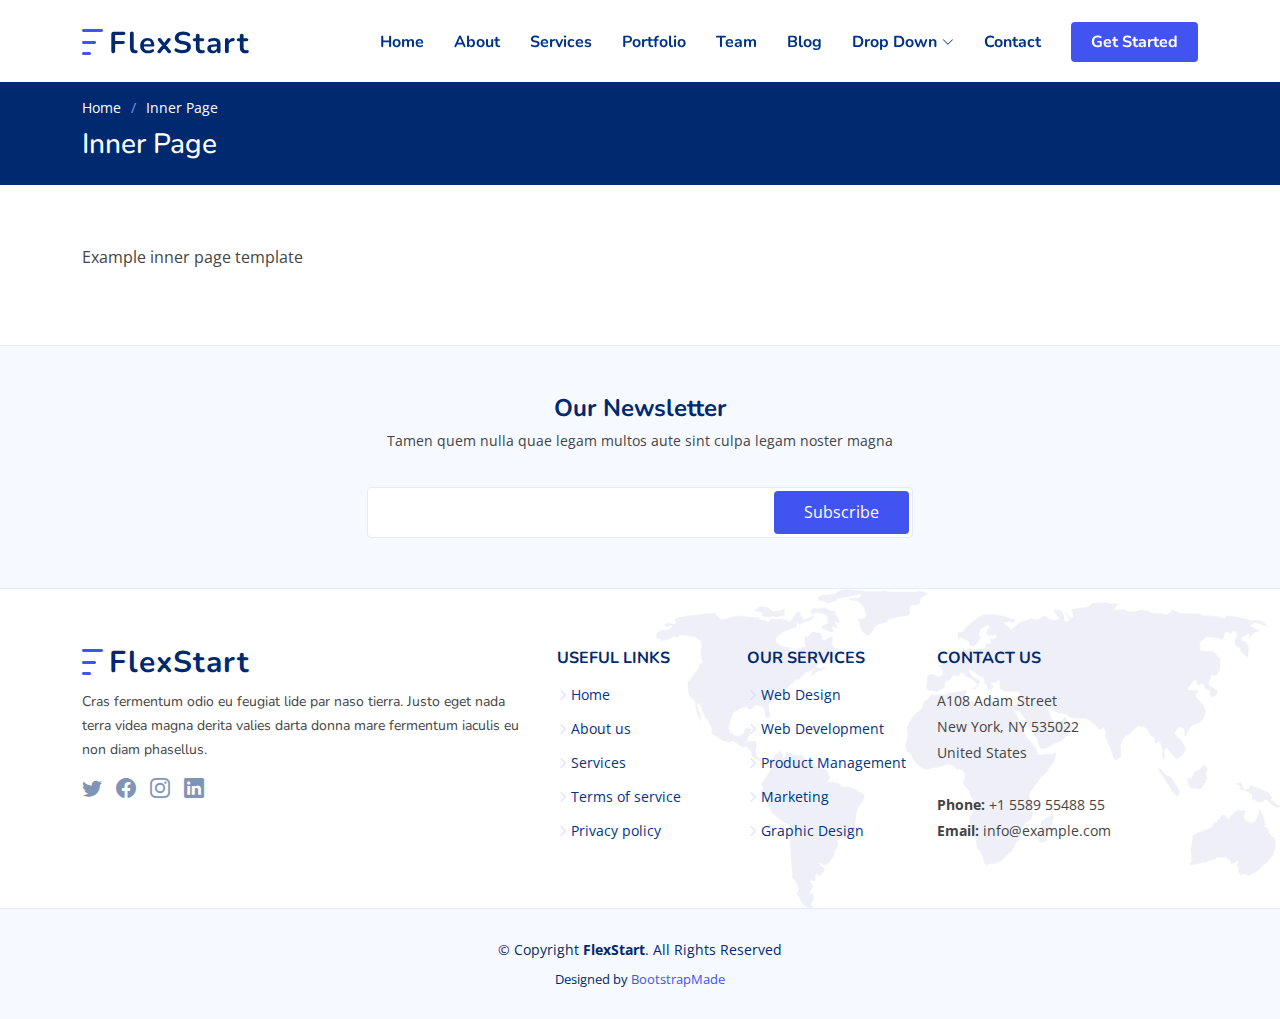
<file: inner-page.html>
<!DOCTYPE html>
<html lang="en">

<head>
  <meta charset="utf-8">
  <meta content="width=device-width, initial-scale=1.0" name="viewport">

  <title>Inner Page - FlexStart Bootstrap Template</title>
  <meta content="" name="description">
  <meta content="" name="keywords">

  <!-- Favicons -->
  <link href="assets/img/favicon.png" rel="icon">
  <link href="assets/img/apple-touch-icon.png" rel="apple-touch-icon">

  <!-- Google Fonts -->
  <link href="https://fonts.googleapis.com/css?family=Open+Sans:300,300i,400,400i,600,600i,700,700i|Nunito:300,300i,400,400i,600,600i,700,700i|Poppins:300,300i,400,400i,500,500i,600,600i,700,700i" rel="stylesheet">

  <!-- Vendor CSS Files -->
  <link href="assets/vendor/aos/aos.css" rel="stylesheet">
  <link href="assets/vendor/bootstrap/css/bootstrap.min.css" rel="stylesheet">
  <link href="assets/vendor/bootstrap-icons/bootstrap-icons.css" rel="stylesheet">
  <link href="assets/vendor/glightbox/css/glightbox.min.css" rel="stylesheet">
  <link href="assets/vendor/remixicon/remixicon.css" rel="stylesheet">
  <link href="assets/vendor/swiper/swiper-bundle.min.css" rel="stylesheet">

  <!-- Template Main CSS File -->
  <link href="assets/css/style.css" rel="stylesheet">

  <!-- =======================================================
  * Template Name: FlexStart - v1.11.1
  * Template URL: https://bootstrapmade.com/flexstart-bootstrap-startup-template/
  * Author: BootstrapMade.com
  * License: https://bootstrapmade.com/license/
  ======================================================== -->
</head>

<body>

  <!-- ======= Header ======= -->
  <header id="header" class="header fixed-top">
    <div class="container-fluid container-xl d-flex align-items-center justify-content-between">

      <a href="index.html" class="logo d-flex align-items-center">
        <img src="assets/img/logo.png" alt="">
        <span>FlexStart</span>
      </a>

      <nav id="navbar" class="navbar">
        <ul>
          <li><a class="nav-link scrollto " href="#hero">Home</a></li>
          <li><a class="nav-link scrollto" href="#about">About</a></li>
          <li><a class="nav-link scrollto" href="#services">Services</a></li>
          <li><a class="nav-link scrollto" href="#portfolio">Portfolio</a></li>
          <li><a class="nav-link scrollto" href="#team">Team</a></li>
          <li><a href="blog.html">Blog</a></li>
          <li class="dropdown"><a href="#"><span>Drop Down</span> <i class="bi bi-chevron-down"></i></a>
            <ul>
              <li><a href="#">Drop Down 1</a></li>
              <li class="dropdown"><a href="#"><span>Deep Drop Down</span> <i class="bi bi-chevron-right"></i></a>
                <ul>
                  <li><a href="#">Deep Drop Down 1</a></li>
                  <li><a href="#">Deep Drop Down 2</a></li>
                  <li><a href="#">Deep Drop Down 3</a></li>
                  <li><a href="#">Deep Drop Down 4</a></li>
                  <li><a href="#">Deep Drop Down 5</a></li>
                </ul>
              </li>
              <li><a href="#">Drop Down 2</a></li>
              <li><a href="#">Drop Down 3</a></li>
              <li><a href="#">Drop Down 4</a></li>
            </ul>
          </li>
          <li><a class="nav-link scrollto" href="#contact">Contact</a></li>
          <li><a class="getstarted scrollto" href="#about">Get Started</a></li>
        </ul>
        <i class="bi bi-list mobile-nav-toggle"></i>
      </nav><!-- .navbar -->

    </div>
  </header><!-- End Header -->

  <main id="main">

    <!-- ======= Breadcrumbs ======= -->
    <section class="breadcrumbs">
      <div class="container">

        <ol>
          <li><a href="index.html">Home</a></li>
          <li>Inner Page</li>
        </ol>
        <h2>Inner Page</h2>

      </div>
    </section><!-- End Breadcrumbs -->

    <section class="inner-page">
      <div class="container">
        <p>
          Example inner page template
        </p>
      </div>
    </section>

  </main><!-- End #main -->

  <!-- ======= Footer ======= -->
  <footer id="footer" class="footer">

    <div class="footer-newsletter">
      <div class="container">
        <div class="row justify-content-center">
          <div class="col-lg-12 text-center">
            <h4>Our Newsletter</h4>
            <p>Tamen quem nulla quae legam multos aute sint culpa legam noster magna</p>
          </div>
          <div class="col-lg-6">
            <form action="" method="post">
              <input type="email" name="email"><input type="submit" value="Subscribe">
            </form>
          </div>
        </div>
      </div>
    </div>

    <div class="footer-top">
      <div class="container">
        <div class="row gy-4">
          <div class="col-lg-5 col-md-12 footer-info">
            <a href="index.html" class="logo d-flex align-items-center">
              <img src="assets/img/logo.png" alt="">
              <span>FlexStart</span>
            </a>
            <p>Cras fermentum odio eu feugiat lide par naso tierra. Justo eget nada terra videa magna derita valies darta donna mare fermentum iaculis eu non diam phasellus.</p>
            <div class="social-links mt-3">
              <a href="#" class="twitter"><i class="bi bi-twitter"></i></a>
              <a href="#" class="facebook"><i class="bi bi-facebook"></i></a>
              <a href="#" class="instagram"><i class="bi bi-instagram"></i></a>
              <a href="#" class="linkedin"><i class="bi bi-linkedin"></i></a>
            </div>
          </div>

          <div class="col-lg-2 col-6 footer-links">
            <h4>Useful Links</h4>
            <ul>
              <li><i class="bi bi-chevron-right"></i> <a href="#">Home</a></li>
              <li><i class="bi bi-chevron-right"></i> <a href="#">About us</a></li>
              <li><i class="bi bi-chevron-right"></i> <a href="#">Services</a></li>
              <li><i class="bi bi-chevron-right"></i> <a href="#">Terms of service</a></li>
              <li><i class="bi bi-chevron-right"></i> <a href="#">Privacy policy</a></li>
            </ul>
          </div>

          <div class="col-lg-2 col-6 footer-links">
            <h4>Our Services</h4>
            <ul>
              <li><i class="bi bi-chevron-right"></i> <a href="#">Web Design</a></li>
              <li><i class="bi bi-chevron-right"></i> <a href="#">Web Development</a></li>
              <li><i class="bi bi-chevron-right"></i> <a href="#">Product Management</a></li>
              <li><i class="bi bi-chevron-right"></i> <a href="#">Marketing</a></li>
              <li><i class="bi bi-chevron-right"></i> <a href="#">Graphic Design</a></li>
            </ul>
          </div>

          <div class="col-lg-3 col-md-12 footer-contact text-center text-md-start">
            <h4>Contact Us</h4>
            <p>
              A108 Adam Street <br>
              New York, NY 535022<br>
              United States <br><br>
              <strong>Phone:</strong> +1 5589 55488 55<br>
              <strong>Email:</strong> info@example.com<br>
            </p>

          </div>

        </div>
      </div>
    </div>

    <div class="container">
      <div class="copyright">
        &copy; Copyright <strong><span>FlexStart</span></strong>. All Rights Reserved
      </div>
      <div class="credits">
        <!-- All the links in the footer should remain intact. -->
        <!-- You can delete the links only if you purchased the pro version. -->
        <!-- Licensing information: https://bootstrapmade.com/license/ -->
        <!-- Purchase the pro version with working PHP/AJAX contact form: https://bootstrapmade.com/flexstart-bootstrap-startup-template/ -->
        Designed by <a href="https://bootstrapmade.com/">BootstrapMade</a>
      </div>
    </div>
  </footer><!-- End Footer -->

  <a href="#" class="back-to-top d-flex align-items-center justify-content-center"><i class="bi bi-arrow-up-short"></i></a>

  <!-- Vendor JS Files -->
  <script src="assets/vendor/purecounter/purecounter_vanilla.js"></script>
  <script src="assets/vendor/aos/aos.js"></script>
  <script src="assets/vendor/bootstrap/js/bootstrap.bundle.min.js"></script>
  <script src="assets/vendor/glightbox/js/glightbox.min.js"></script>
  <script src="assets/vendor/isotope-layout/isotope.pkgd.min.js"></script>
  <script src="assets/vendor/swiper/swiper-bundle.min.js"></script>
  <script src="assets/vendor/php-email-form/validate.js"></script>

  <!-- Template Main JS File -->
  <script src="assets/js/main.js"></script>

</body>

</html>
</file>
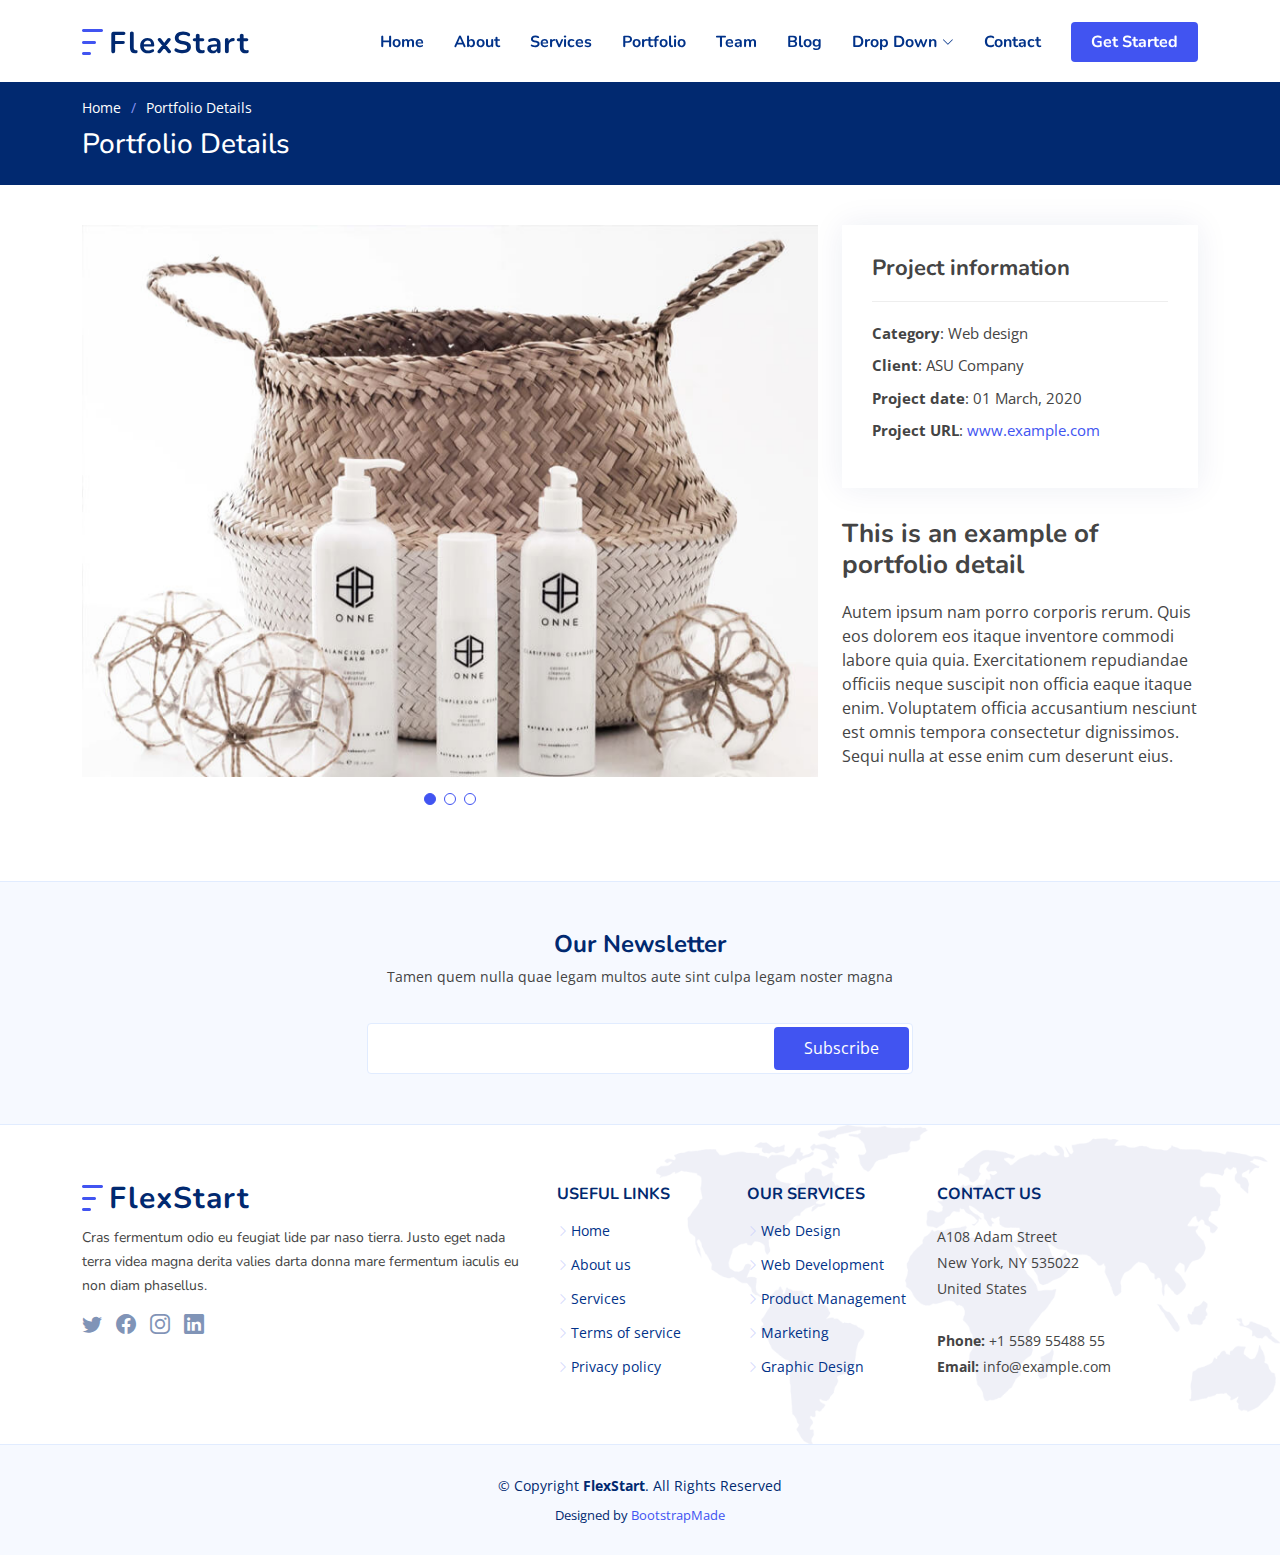
<file: portfolio-details.html>
<!DOCTYPE html>
<html lang="en">

<head>
  <meta charset="utf-8">
  <meta content="width=device-width, initial-scale=1.0" name="viewport">

  <title>Portfolio Details - FlexStart Bootstrap Template</title>
  <meta content="" name="description">
  <meta content="" name="keywords">

  <!-- Favicons -->
  <link href="assets/img/favicon.png" rel="icon">
  <link href="assets/img/apple-touch-icon.png" rel="apple-touch-icon">

  <!-- Google Fonts -->
  <link href="https://fonts.googleapis.com/css?family=Open+Sans:300,300i,400,400i,600,600i,700,700i|Nunito:300,300i,400,400i,600,600i,700,700i|Poppins:300,300i,400,400i,500,500i,600,600i,700,700i" rel="stylesheet">

  <!-- Vendor CSS Files -->
  <link href="assets/vendor/aos/aos.css" rel="stylesheet">
  <link href="assets/vendor/bootstrap/css/bootstrap.min.css" rel="stylesheet">
  <link href="assets/vendor/bootstrap-icons/bootstrap-icons.css" rel="stylesheet">
  <link href="assets/vendor/glightbox/css/glightbox.min.css" rel="stylesheet">
  <link href="assets/vendor/remixicon/remixicon.css" rel="stylesheet">
  <link href="assets/vendor/swiper/swiper-bundle.min.css" rel="stylesheet">

  <!-- Template Main CSS File -->
  <link href="assets/css/style.css" rel="stylesheet">

  <!-- =======================================================
  * Template Name: FlexStart - v1.11.1
  * Template URL: https://bootstrapmade.com/flexstart-bootstrap-startup-template/
  * Author: BootstrapMade.com
  * License: https://bootstrapmade.com/license/
  ======================================================== -->
</head>

<body>

  <!-- ======= Header ======= -->
  <header id="header" class="header fixed-top">
    <div class="container-fluid container-xl d-flex align-items-center justify-content-between">

      <a href="index.html" class="logo d-flex align-items-center">
        <img src="assets/img/logo.png" alt="">
        <span>FlexStart</span>
      </a>

      <nav id="navbar" class="navbar">
        <ul>
          <li><a class="nav-link scrollto " href="#hero">Home</a></li>
          <li><a class="nav-link scrollto" href="#about">About</a></li>
          <li><a class="nav-link scrollto" href="#services">Services</a></li>
          <li><a class="nav-link scrollto" href="#portfolio">Portfolio</a></li>
          <li><a class="nav-link scrollto" href="#team">Team</a></li>
          <li><a href="blog.html">Blog</a></li>
          <li class="dropdown"><a href="#"><span>Drop Down</span> <i class="bi bi-chevron-down"></i></a>
            <ul>
              <li><a href="#">Drop Down 1</a></li>
              <li class="dropdown"><a href="#"><span>Deep Drop Down</span> <i class="bi bi-chevron-right"></i></a>
                <ul>
                  <li><a href="#">Deep Drop Down 1</a></li>
                  <li><a href="#">Deep Drop Down 2</a></li>
                  <li><a href="#">Deep Drop Down 3</a></li>
                  <li><a href="#">Deep Drop Down 4</a></li>
                  <li><a href="#">Deep Drop Down 5</a></li>
                </ul>
              </li>
              <li><a href="#">Drop Down 2</a></li>
              <li><a href="#">Drop Down 3</a></li>
              <li><a href="#">Drop Down 4</a></li>
            </ul>
          </li>
          <li><a class="nav-link scrollto" href="#contact">Contact</a></li>
          <li><a class="getstarted scrollto" href="#about">Get Started</a></li>
        </ul>
        <i class="bi bi-list mobile-nav-toggle"></i>
      </nav><!-- .navbar -->

    </div>
  </header><!-- End Header -->

  <main id="main">

    <!-- ======= Breadcrumbs ======= -->
    <section class="breadcrumbs">
      <div class="container">

        <ol>
          <li><a href="index.html">Home</a></li>
          <li>Portfolio Details</li>
        </ol>
        <h2>Portfolio Details</h2>

      </div>
    </section><!-- End Breadcrumbs -->

    <!-- ======= Portfolio Details Section ======= -->
    <section id="portfolio-details" class="portfolio-details">
      <div class="container">

        <div class="row gy-4">

          <div class="col-lg-8">
            <div class="portfolio-details-slider swiper">
              <div class="swiper-wrapper align-items-center">

                <div class="swiper-slide">
                  <img src="assets/img/portfolio/portfolio-1.jpg" alt="">
                </div>

                <div class="swiper-slide">
                  <img src="assets/img/portfolio/portfolio-2.jpg" alt="">
                </div>

                <div class="swiper-slide">
                  <img src="assets/img/portfolio/portfolio-3.jpg" alt="">
                </div>

              </div>
              <div class="swiper-pagination"></div>
            </div>
          </div>

          <div class="col-lg-4">
            <div class="portfolio-info">
              <h3>Project information</h3>
              <ul>
                <li><strong>Category</strong>: Web design</li>
                <li><strong>Client</strong>: ASU Company</li>
                <li><strong>Project date</strong>: 01 March, 2020</li>
                <li><strong>Project URL</strong>: <a href="#">www.example.com</a></li>
              </ul>
            </div>
            <div class="portfolio-description">
              <h2>This is an example of portfolio detail</h2>
              <p>
                Autem ipsum nam porro corporis rerum. Quis eos dolorem eos itaque inventore commodi labore quia quia. Exercitationem repudiandae officiis neque suscipit non officia eaque itaque enim. Voluptatem officia accusantium nesciunt est omnis tempora consectetur dignissimos. Sequi nulla at esse enim cum deserunt eius.
              </p>
            </div>
          </div>

        </div>

      </div>
    </section><!-- End Portfolio Details Section -->

  </main><!-- End #main -->

  <!-- ======= Footer ======= -->
  <footer id="footer" class="footer">

    <div class="footer-newsletter">
      <div class="container">
        <div class="row justify-content-center">
          <div class="col-lg-12 text-center">
            <h4>Our Newsletter</h4>
            <p>Tamen quem nulla quae legam multos aute sint culpa legam noster magna</p>
          </div>
          <div class="col-lg-6">
            <form action="" method="post">
              <input type="email" name="email"><input type="submit" value="Subscribe">
            </form>
          </div>
        </div>
      </div>
    </div>

    <div class="footer-top">
      <div class="container">
        <div class="row gy-4">
          <div class="col-lg-5 col-md-12 footer-info">
            <a href="index.html" class="logo d-flex align-items-center">
              <img src="assets/img/logo.png" alt="">
              <span>FlexStart</span>
            </a>
            <p>Cras fermentum odio eu feugiat lide par naso tierra. Justo eget nada terra videa magna derita valies darta donna mare fermentum iaculis eu non diam phasellus.</p>
            <div class="social-links mt-3">
              <a href="#" class="twitter"><i class="bi bi-twitter"></i></a>
              <a href="#" class="facebook"><i class="bi bi-facebook"></i></a>
              <a href="#" class="instagram"><i class="bi bi-instagram"></i></a>
              <a href="#" class="linkedin"><i class="bi bi-linkedin"></i></a>
            </div>
          </div>

          <div class="col-lg-2 col-6 footer-links">
            <h4>Useful Links</h4>
            <ul>
              <li><i class="bi bi-chevron-right"></i> <a href="#">Home</a></li>
              <li><i class="bi bi-chevron-right"></i> <a href="#">About us</a></li>
              <li><i class="bi bi-chevron-right"></i> <a href="#">Services</a></li>
              <li><i class="bi bi-chevron-right"></i> <a href="#">Terms of service</a></li>
              <li><i class="bi bi-chevron-right"></i> <a href="#">Privacy policy</a></li>
            </ul>
          </div>

          <div class="col-lg-2 col-6 footer-links">
            <h4>Our Services</h4>
            <ul>
              <li><i class="bi bi-chevron-right"></i> <a href="#">Web Design</a></li>
              <li><i class="bi bi-chevron-right"></i> <a href="#">Web Development</a></li>
              <li><i class="bi bi-chevron-right"></i> <a href="#">Product Management</a></li>
              <li><i class="bi bi-chevron-right"></i> <a href="#">Marketing</a></li>
              <li><i class="bi bi-chevron-right"></i> <a href="#">Graphic Design</a></li>
            </ul>
          </div>

          <div class="col-lg-3 col-md-12 footer-contact text-center text-md-start">
            <h4>Contact Us</h4>
            <p>
              A108 Adam Street <br>
              New York, NY 535022<br>
              United States <br><br>
              <strong>Phone:</strong> +1 5589 55488 55<br>
              <strong>Email:</strong> info@example.com<br>
            </p>

          </div>

        </div>
      </div>
    </div>

    <div class="container">
      <div class="copyright">
        &copy; Copyright <strong><span>FlexStart</span></strong>. All Rights Reserved
      </div>
      <div class="credits">
        <!-- All the links in the footer should remain intact. -->
        <!-- You can delete the links only if you purchased the pro version. -->
        <!-- Licensing information: https://bootstrapmade.com/license/ -->
        <!-- Purchase the pro version with working PHP/AJAX contact form: https://bootstrapmade.com/flexstart-bootstrap-startup-template/ -->
        Designed by <a href="https://bootstrapmade.com/">BootstrapMade</a>
      </div>
    </div>
  </footer><!-- End Footer -->

  <a href="#" class="back-to-top d-flex align-items-center justify-content-center"><i class="bi bi-arrow-up-short"></i></a>

  <!-- Vendor JS Files -->
  <script src="assets/vendor/purecounter/purecounter_vanilla.js"></script>
  <script src="assets/vendor/aos/aos.js"></script>
  <script src="assets/vendor/bootstrap/js/bootstrap.bundle.min.js"></script>
  <script src="assets/vendor/glightbox/js/glightbox.min.js"></script>
  <script src="assets/vendor/isotope-layout/isotope.pkgd.min.js"></script>
  <script src="assets/vendor/swiper/swiper-bundle.min.js"></script>
  <script src="assets/vendor/php-email-form/validate.js"></script>

  <!-- Template Main JS File -->
  <script src="assets/js/main.js"></script>

</body>

</html>
</file>
<file: assets/css/timer.css>
.countdown {
  margin-bottom: 80px;
}

.countdown div {
  text-align: center;
  border: 2px solid rgba(255, 255, 255, 0.8);
  border-radius: 8px;
  margin: 10px 10px;
  width: 100px;
  padding: 15px 0;
}

.countdown div h3 {
  font-weight: 700;
  font-size: 32px;
  margin-bottom: 15px;
}

.countdown div h4 {
  font-size: 16px;
  font-weight: 600;
}

.countdown .time-card {
  border: 1px solid lightgrey;
  background-color: rgb(241, 241, 241);
}

@media (max-width: 575px) {
  .countdown div {
    width: 70px;
    padding: 10px 0;
    margin: 10px 8px;
  }

  .countdown div h3 {
    font-size: 28px;
    margin-bottom: 10px;
  }

  .countdown div h4 {
    font-size: 14px;
    font-weight: 500;
  }
}
</file>
<file: assets/css/style.css>
/**
* Template Name: FlexStart - v1.11.1
* Template URL: https://bootstrapmade.com/flexstart-bootstrap-startup-template/
* Author: BootstrapMade.com
* License: https://bootstrapmade.com/license/
*/

/*--------------------------------------------------------------
# General
--------------------------------------------------------------*/
:root {
  scroll-behavior: smooth;
}

body {
  font-family: "Open Sans", sans-serif;
  color: #444444;
}

a {
  color: #4154f1;
  text-decoration: none;
}

a:hover {
  color: #717ff5;
  text-decoration: none;
}

h1,
h2,
h3,
h4,
h5,
h6 {
  font-family: "Nunito", sans-serif;
}

/*--------------------------------------------------------------
# Sections
--------------------------------------------------------------*/
section {
  padding: 60px 0;
  overflow: hidden;
}

.section-header {
  text-align: center;
  padding-bottom: 40px;
}

.section-header h2 {
  font-size: 13px;
  letter-spacing: 1px;
  font-weight: 700;
  margin: 0;
  color: #4154f1;
  text-transform: uppercase;
}

.section-header p {
  margin: 10px 0 0 0;
  padding: 0;
  font-size: 38px;
  line-height: 42px;
  font-weight: 700;
  color: #0b43a7;
}

@media (max-width: 768px) {
  .section-header p {
    font-size: 28px;
    line-height: 32px;
  }
}

/*--------------------------------------------------------------
# Breadcrumbs
--------------------------------------------------------------*/
.breadcrumbs {
  padding: 15px 0;
  background: #012970;
  min-height: 40px;
  margin-top: 82px;
  color: #fff;
}

@media (max-width: 992px) {
  .breadcrumbs {
    margin-top: 57px;
  }
}

.breadcrumbs h2 {
  font-size: 28px;
  font-weight: 500;
}

.breadcrumbs ol {
  display: flex;
  flex-wrap: wrap;
  list-style: none;
  padding: 0 0 10px 0;
  margin: 0;
  font-size: 14px;
}

.breadcrumbs ol a {
  color: #fff;
  transition: 0.3s;
}

.breadcrumbs ol a:hover {
  text-decoration: underline;
}

.breadcrumbs ol li + li {
  padding-left: 10px;
}

.breadcrumbs ol li + li::before {
  display: inline-block;
  padding-right: 10px;
  color: #8894f6;
  content: "/";
}

/*--------------------------------------------------------------
# Back to top button
--------------------------------------------------------------*/
.back-to-top {
  position: fixed;
  visibility: hidden;
  opacity: 0;
  right: 15px;
  bottom: 15px;
  z-index: 99999;
  background: #4154f1;
  width: 40px;
  height: 40px;
  border-radius: 4px;
  transition: all 0.4s;
}

.back-to-top i {
  font-size: 24px;
  color: #fff;
  line-height: 0;
}

.back-to-top:hover {
  background: #6776f4;
  color: #fff;
}

.back-to-top.active {
  visibility: visible;
  opacity: 1;
}

/*--------------------------------------------------------------
# Disable aos animation delay on mobile devices
--------------------------------------------------------------*/
@media screen and (max-width: 768px) {
  [data-aos-delay] {
    transition-delay: 0 !important;
  }
}

/*--------------------------------------------------------------
# Header
--------------------------------------------------------------*/
.header {
  transition: all 0.5s;
  z-index: 997;
  padding: 20px 0;
}

.header.header-scrolled {
  background: #fff;
  padding: 15px 0;
  box-shadow: 0px 2px 20px rgba(1, 41, 112, 0.1);
}

.header .logo {
  line-height: 0;
}

.header .logo img {
  max-height: 40px;
  margin-right: 6px;
}

.header .logo span {
  font-size: 30px;
  font-weight: 700;
  letter-spacing: 1px;
  color: #012970;
  font-family: "Nunito", sans-serif;
  margin-top: 3px;
}

/*--------------------------------------------------------------
# Navigation Menu
--------------------------------------------------------------*/
/**
* Desktop Navigation 
*/
.navbar {
  padding: 0;
}

.navbar ul {
  margin: 0;
  padding: 0;
  display: flex;
  list-style: none;
  align-items: center;
}

.navbar li {
  position: relative;
}

.navbar a,
.navbar a:focus {
  display: flex;
  align-items: center;
  justify-content: space-between;
  padding: 10px 0 10px 30px;
  font-family: "Nunito", sans-serif;
  font-size: 16px;
  font-weight: 700;
  color: #013289;
  white-space: nowrap;
  transition: 0.3s;
}

.navbar a i,
.navbar a:focus i {
  font-size: 12px;
  line-height: 0;
  margin-left: 5px;
}

.navbar a:hover,
.navbar .active,
.navbar .active:focus,
.navbar li:hover > a {
  color: #4154f1;
}

.navbar .getstarted,
.navbar .getstarted:focus {
  background: #4154f1;
  padding: 8px 20px;
  margin-left: 30px;
  border-radius: 4px;
  color: #fff;
}

.navbar .getstarted:hover,
.navbar .getstarted:focus:hover {
  color: #fff;
  background: #5969f3;
}

.navbar .dropdown ul {
  display: block;
  position: absolute;
  left: 14px;
  top: calc(100% + 30px);
  margin: 0;
  padding: 10px 0;
  z-index: 99;
  opacity: 0;
  visibility: hidden;
  background: #fff;
  box-shadow: 0px 0px 30px rgba(127, 137, 161, 0.25);
  transition: 0.3s;
  border-radius: 4px;
}

.navbar .dropdown ul li {
  min-width: 200px;
}

.navbar .dropdown ul a {
  padding: 10px 20px;
  font-size: 15px;
  text-transform: none;
  font-weight: 600;
}

.navbar .dropdown ul a i {
  font-size: 12px;
}

.navbar .dropdown ul a:hover,
.navbar .dropdown ul .active:hover,
.navbar .dropdown ul li:hover > a {
  color: #4154f1;
}

.navbar .dropdown:hover > ul {
  opacity: 1;
  top: 100%;
  visibility: visible;
}

.navbar .dropdown .dropdown ul {
  top: 0;
  left: calc(100% - 30px);
  visibility: hidden;
}

.navbar .dropdown .dropdown:hover > ul {
  opacity: 1;
  top: 0;
  left: 100%;
  visibility: visible;
}

@media (max-width: 1366px) {
  .navbar .dropdown .dropdown ul {
    left: -90%;
  }

  .navbar .dropdown .dropdown:hover > ul {
    left: -100%;
  }
}

/**
* Mobile Navigation 
*/
.mobile-nav-toggle {
  color: #012970;
  font-size: 28px;
  cursor: pointer;
  display: none;
  line-height: 0;
  transition: 0.5s;
}

.mobile-nav-toggle.bi-x {
  color: #fff;
}

@media (max-width: 991px) {
  .mobile-nav-toggle {
    display: block;
  }

  .navbar ul {
    display: none;
  }
}

.navbar-mobile {
  position: fixed;
  overflow: hidden;
  top: 0;
  right: 0;
  left: 0;
  bottom: 0;
  background: rgba(1, 22, 61, 0.9);
  transition: 0.3s;
}

.navbar-mobile .mobile-nav-toggle {
  position: absolute;
  top: 15px;
  right: 15px;
}

.navbar-mobile ul {
  display: block;
  position: absolute;
  top: 55px;
  right: 15px;
  bottom: 15px;
  left: 15px;
  padding: 10px 0;
  border-radius: 10px;
  background-color: #fff;
  overflow-y: auto;
  transition: 0.3s;
}

.navbar-mobile a,
.navbar-mobile a:focus {
  padding: 10px 20px;
  font-size: 15px;
  color: #012970;
}

.navbar-mobile a:hover,
.navbar-mobile .active,
.navbar-mobile li:hover > a {
  color: #4154f1;
}

.navbar-mobile .getstarted,
.navbar-mobile .getstarted:focus {
  margin: 15px;
}

.navbar-mobile .dropdown ul {
  position: static;
  display: none;
  margin: 10px 20px;
  padding: 10px 0;
  z-index: 99;
  opacity: 1;
  visibility: visible;
  background: #fff;
  box-shadow: 0px 0px 30px rgba(127, 137, 161, 0.25);
}

.navbar-mobile .dropdown ul li {
  min-width: 200px;
}

.navbar-mobile .dropdown ul a {
  padding: 10px 20px;
}

.navbar-mobile .dropdown ul a i {
  font-size: 12px;
}

.navbar-mobile .dropdown ul a:hover,
.navbar-mobile .dropdown ul .active:hover,
.navbar-mobile .dropdown ul li:hover > a {
  color: #4154f1;
}

.navbar-mobile .dropdown > .dropdown-active {
  display: block;
}

/*--------------------------------------------------------------
# Hero Section
--------------------------------------------------------------*/
.hero {
  width: 100%;
  height: 100vh;
  background: url(../img/hero-bg.png) top center no-repeat;
  background-size: cover;
}

.hero h1 {
  margin: 0;
  font-size: 48px;
  font-weight: 700;
  color: #012970;
}

.hero h2 {
  color: #444444;
  margin: 15px 0 0 0;
  font-size: 26px;
}

.hero .btn-get-started {
  margin-top: 30px;
  line-height: 0;
  padding: 15px 40px;
  border-radius: 4px;
  transition: 0.5s;
  color: #fff;
  background: #4154f1;
  box-shadow: 0px 5px 30px rgba(65, 84, 241, 0.4);
}

.hero .btn-get-started span {
  font-family: "Nunito", sans-serif;
  font-weight: 600;
  font-size: 16px;
  letter-spacing: 1px;
}

.hero .btn-get-started i {
  margin-left: 5px;
  font-size: 18px;
  transition: 0.3s;
}

.hero .btn-get-started:hover i {
  transform: translateX(5px);
}

.hero .hero-img {
  text-align: right;
}

@media (min-width: 1024px) {
  .hero {
    background-attachment: fixed;
  }
}

@media (max-width: 991px) {
  .hero {
    height: auto;
    padding: 120px 0 60px 0;
  }

  .hero .hero-img {
    text-align: center;
    margin-top: 80px;
  }

  .hero .hero-img img {
    width: 80%;
  }
}

@media (max-width: 768px) {
  .hero {
    text-align: center;
  }

  .hero h1 {
    font-size: 32px;
  }

  .hero h2 {
    font-size: 24px;
  }

  .hero .hero-img img {
    width: 100%;
  }
}

/*--------------------------------------------------------------
# Index Page
--------------------------------------------------------------*/
/*--------------------------------------------------------------
# About
--------------------------------------------------------------*/
.about .content {
  background-color: #f6f9ff;
  padding: 40px;
}

.about h3 {
  font-size: 14px;
  font-weight: 700;
  color: #4154f1;
  text-transform: uppercase;
}

.about h2 {
  font-size: 24px;
  font-weight: 700;
  color: #012970;
}

.about p {
  margin: 15px 0 30px 0;
  line-height: 24px;
}

.about .btn-read-more {
  line-height: 0;
  padding: 15px 40px;
  border-radius: 4px;
  transition: 0.5s;
  color: #fff;
  background: #4154f1;
  box-shadow: 0px 5px 25px rgba(65, 84, 241, 0.3);
}

.about .btn-read-more span {
  font-family: "Nunito", sans-serif;
  font-weight: 600;
  font-size: 16px;
  letter-spacing: 1px;
}

.about .btn-read-more i {
  margin-left: 5px;
  font-size: 18px;
  transition: 0.3s;
}

.about .btn-read-more:hover i {
  transform: translateX(5px);
}

/*--------------------------------------------------------------
# Values
--------------------------------------------------------------*/
.values .box {
  padding: 30px;
  box-shadow: 0px 0 5px rgba(1, 41, 112, 0.08);
  text-align: center;
  transition: 0.3s;
  height: 100%;
}

.values .box img {
  padding: 30px 50px;
  transition: 0.5s;
  transform: scale(1.1);
}

.values .box h3 {
  font-size: 24px;
  color: #012970;
  font-weight: 700;
  margin-bottom: 18px;
}

.values .box:hover {
  box-shadow: 0px 0 30px rgba(1, 41, 112, 0.08);
}

.values .box:hover img {
  transform: scale(1);
}

/*--------------------------------------------------------------
# Counts
--------------------------------------------------------------*/
.counts {
  padding: 70px 0 60px;
}

.counts .count-box {
  display: flex;
  align-items: center;
  padding: 30px;
  width: 100%;
  background: #fff;
  box-shadow: 0px 0 30px rgba(1, 41, 112, 0.08);
}

.counts .count-box i {
  font-size: 42px;
  line-height: 0;
  margin-right: 20px;
  color: #4154f1;
}

.counts .count-box span {
  font-size: 36px;
  display: block;
  font-weight: 600;
  color: #0b198f;
}

.counts .count-box p {
  padding: 0;
  margin: 0;
  font-family: "Nunito", sans-serif;
  font-size: 14px;
}

/*--------------------------------------------------------------
# Features
--------------------------------------------------------------*/
.features .feature-box {
  padding: 24px 20px;
  box-shadow: 0px 0 30px rgba(1, 41, 112, 0.08);
  transition: 0.3s;
  height: 100%;
}

.features .feature-box h3 {
  font-size: 18px;
  color: #012970;
  font-weight: 700;
  margin: 0;
}

.features .feature-box i {
  line-height: 0;
  background: #ecf3ff;
  padding: 4px;
  margin-right: 10px;
  font-size: 24px;
  border-radius: 3px;
  transition: 0.3s;
}

.features .feature-box:hover i {
  background: #4154f1;
  color: #fff;
}

.features .feture-tabs {
  margin-top: 120px;
}

.features .feture-tabs h3 {
  color: #012970;
  font-weight: 700;
  font-size: 32px;
  margin-bottom: 10px;
}

@media (max-width: 768px) {
  .features .feture-tabs h3 {
    font-size: 28px;
  }
}

.features .feture-tabs .nav-pills {
  border-bottom: 1px solid #eee;
}

.features .feture-tabs .nav-link {
  background: none;
  text-transform: uppercase;
  font-size: 15px;
  font-weight: 600;
  color: #012970;
  padding: 12px 0;
  margin-right: 25px;
  margin-bottom: -2px;
  border-radius: 0;
}

.features .feture-tabs .nav-link.active {
  color: #4154f1;
  border-bottom: 3px solid #4154f1;
}

.features .feture-tabs .tab-content h4 {
  font-size: 18px;
  margin: 0;
  font-weight: 700;
  color: #012970;
}

.features .feture-tabs .tab-content i {
  font-size: 24px;
  line-height: 0;
  margin-right: 8px;
  color: #4154f1;
}

.features .feature-icons {
  margin-top: 120px;
}

.features .feature-icons h3 {
  color: #012970;
  font-weight: 700;
  font-size: 32px;
  margin-bottom: 20px;
  text-align: center;
}

@media (max-width: 768px) {
  .features .feature-icons h3 {
    font-size: 28px;
  }
}

.features .feature-icons .content .icon-box {
  display: flex;
}

.features .feature-icons .content .icon-box h4 {
  font-size: 20px;
  font-weight: 700;
  margin: 0 0 10px 0;
  color: #012970;
}

.features .feature-icons .content .icon-box i {
  font-size: 44px;
  line-height: 44px;
  color: #0245bc;
  margin-right: 15px;
}

.features .feature-icons .content .icon-box p {
  font-size: 15px;
  color: #848484;
}

/*--------------------------------------------------------------
# Services
--------------------------------------------------------------*/
.services .service-box {
  box-shadow: 0px 0 30px rgba(1, 41, 112, 0.08);
  height: 100%;
  padding: 60px 30px;
  text-align: center;
  transition: 0.3s;
  border-radius: 5px;
}

.services .service-box .icon {
  font-size: 36px;
  padding: 40px 20px;
  border-radius: 4px;
  position: relative;
  margin-bottom: 25px;
  display: inline-block;
  line-height: 0;
  transition: 0.3s;
}

.services .service-box h3 {
  color: #444444;
  font-weight: 700;
}

.services .service-box .read-more {
  display: inline-flex;
  align-items: center;
  justify-content: center;
  font-weight: 600;
  font-size: 16px;
  padding: 8px 20px;
}

.services .service-box .read-more i {
  line-height: 0;
  margin-left: 5px;
  font-size: 18px;
}

.services .service-box.blue {
  border-bottom: 3px solid #2db6fa;
}

.services .service-box.blue .icon {
  color: #2db6fa;
  background: #dbf3fe;
}

.services .service-box.blue .read-more {
  color: #2db6fa;
}

.services .service-box.blue:hover {
  background: #2db6fa;
  color: white;
}

.services .service-box.orange {
  border-bottom: 3px solid #f68c09;
}

.services .service-box.orange .icon {
  color: #f68c09;
  background: #fde3c4;
}

.services .service-box.orange .read-more {
  color: #f68c09;
}

.services .service-box.orange:hover {
  background: #f68c09;
  color: white;
}

.services .service-box.green {
  border-bottom: 3px solid #08da4e;
}

.services .service-box.green .icon {
  color: #08da4e;
  background: #cffddf;
}

.services .service-box.green .read-more {
  color: #08da4e;
}

.services .service-box.green:hover {
  background: #08da4e;
  color: white;
}

.services .service-box.red {
  border-bottom: 3px solid #e9222c;
}

.services .service-box.red .icon {
  color: #e9222c;
  background: #fef7f8;
}

.services .service-box.red .read-more {
  color: #e9222c;
}

.services .service-box.red:hover {
  background: #e9222c;
  color: white;
}

.services .service-box.purple {
  border-bottom: 3px solid #b50edf;
}

.services .service-box.purple .icon {
  color: #b50edf;
  background: #f8e4fd;
}

.services .service-box.purple .read-more {
  color: #b50edf;
}

.services .service-box.purple:hover {
  background: #b50edf;
  color: white;
}

.services .service-box.pink {
  border-bottom: 3px solid #f51f9c;
}

.services .service-box.pink .icon {
  color: #f51f9c;
  background: #feecf7;
}

.services .service-box.pink .read-more {
  color: #f51f9c;
}

.services .service-box.pink:hover {
  background: #f51f9c;
  color: white;
}

.services .service-box:hover h3,
.services .service-box:hover p,
.services .service-box:hover .read-more {
  color: #fff;
}

.services .service-box:hover .icon {
  background: #fff;
}

/*--------------------------------------------------------------
# Pricing
--------------------------------------------------------------*/
.pricing .box {
  padding: 40px 20px;
  background: #fff;
  text-align: center;
  box-shadow: 0px 0 30px rgba(1, 41, 112, 0.08);
  border-radius: 4px;
  position: relative;
  overflow: hidden;
  transition: 0.3s;
}

.pricing .box:hover {
  transform: scale(1.1);
  box-shadow: 0px 0 30px rgba(1, 41, 112, 0.1);
}

.pricing h3 {
  font-weight: 700;
  font-size: 18px;
  margin-bottom: 15px;
}

.pricing .price {
  font-size: 36px;
  color: #444444;
  font-weight: 600;
  font-family: "Poppins", sans-serif;
}

.pricing .price sup {
  font-size: 20px;
  top: -15px;
  left: -3px;
}

.pricing .price span {
  color: #bababa;
  font-size: 16px;
  font-weight: 300;
}

.pricing img {
  padding: 30px 40px;
}

.pricing ul {
  padding: 0;
  list-style: none;
  color: #444444;
  text-align: center;
  line-height: 26px;
  font-size: 16px;
  margin-bottom: 25px;
}

.pricing ul li {
  padding-bottom: 10px;
}

.pricing ul .na {
  color: #ccc;
  text-decoration: line-through;
}

.pricing .btn-buy {
  display: inline-block;
  padding: 8px 40px 10px 40px;
  border-radius: 50px;
  color: #4154f1;
  transition: none;
  font-size: 16px;
  font-weight: 400;
  font-family: "Nunito", sans-serif;
  font-weight: 600;
  transition: 0.3s;
  border: 1px solid #4154f1;
}

.pricing .btn-buy:hover {
  background: #4154f1;
  color: #fff;
}

.pricing .featured {
  width: 200px;
  position: absolute;
  top: 18px;
  right: -68px;
  transform: rotate(45deg);
  z-index: 1;
  font-size: 14px;
  padding: 1px 0 3px 0;
  background: #4154f1;
  color: #fff;
}

/*--------------------------------------------------------------
# F.A.Q
--------------------------------------------------------------*/
.faq .accordion-collapse {
  border: 0;
}

.faq .accordion-button {
  padding: 15px 15px 20px 0;
  font-weight: 600;
  border: 0;
  font-size: 18px;
  color: #444444;
  text-align: left;
}

.faq .accordion-button:focus {
  box-shadow: none;
}

.faq .accordion-button:not(.collapsed) {
  background: none;
  color: #4154f1;
  border-bottom: 0;
}

.faq .accordion-body {
  padding: 0 0 25px 0;
  border: 0;
}

/*--------------------------------------------------------------
# Portfolio
--------------------------------------------------------------*/
.portfolio #portfolio-flters {
  padding: 0;
  margin: 0 auto 25px auto;
  list-style: none;
  text-align: center;
  background: white;
  border-radius: 50px;
  padding: 2px 15px;
}

.portfolio #portfolio-flters li {
  cursor: pointer;
  display: inline-block;
  padding: 8px 20px 10px 20px;
  font-size: 15px;
  font-weight: 600;
  line-height: 1;
  color: #444444;
  margin: 0 4px 8px 4px;
  transition: 0.3s;
  border-radius: 50px;
  border: 1px solid #fff;
}

.portfolio #portfolio-flters li:hover,
.portfolio #portfolio-flters li.filter-active {
  color: #4154f1;
  border-color: #4154f1;
}

.portfolio #portfolio-flters li:last-child {
  margin-right: 0;
}

.portfolio .portfolio-wrap {
  transition: 0.3s;
  position: relative;
  overflow: hidden;
  z-index: 1;
  background: rgba(255, 255, 255, 0.75);
}

.portfolio .portfolio-wrap::before {
  content: "";
  background: rgba(255, 255, 255, 0.75);
  position: absolute;
  left: 30px;
  right: 30px;
  top: 30px;
  bottom: 30px;
  transition: all ease-in-out 0.3s;
  z-index: 2;
  opacity: 0;
}

.portfolio .portfolio-wrap img {
  transition: 1s;
}

.portfolio .portfolio-wrap .portfolio-info {
  opacity: 0;
  position: absolute;
  top: 0;
  left: 0;
  right: 0;
  bottom: 0;
  text-align: center;
  z-index: 3;
  transition: all ease-in-out 0.3s;
  display: flex;
  flex-direction: column;
  justify-content: center;
  align-items: center;
}

.portfolio .portfolio-wrap .portfolio-info::before {
  display: block;
  content: "";
  width: 48px;
  height: 48px;
  position: absolute;
  top: 35px;
  left: 35px;
  border-top: 3px solid rgba(1, 41, 112, 0.2);
  border-left: 3px solid rgba(1, 41, 112, 0.2);
  transition: all 0.5s ease 0s;
  z-index: 9994;
}

.portfolio .portfolio-wrap .portfolio-info::after {
  display: block;
  content: "";
  width: 48px;
  height: 48px;
  position: absolute;
  bottom: 35px;
  right: 35px;
  border-bottom: 3px solid rgba(1, 41, 112, 0.2);
  border-right: 3px solid rgba(1, 41, 112, 0.2);
  transition: all 0.5s ease 0s;
  z-index: 9994;
}

.portfolio .portfolio-wrap .portfolio-info h4 {
  font-size: 20px;
  color: #012970;
  font-weight: 700;
}

.portfolio .portfolio-wrap .portfolio-info p {
  color: #012970;
  font-weight: 600;
  font-size: 14px;
  text-transform: uppercase;
  padding: 0;
  margin: 0;
}

.portfolio .portfolio-wrap .portfolio-links {
  text-align: center;
  z-index: 4;
}

.portfolio .portfolio-wrap .portfolio-links a {
  color: #fff;
  background: #4154f1;
  margin: 10px 2px;
  width: 36px;
  height: 36px;
  display: inline-flex;
  align-items: center;
  justify-content: center;
  border-radius: 50%;
  transition: 0.3s;
}

.portfolio .portfolio-wrap .portfolio-links a i {
  font-size: 24px;
  line-height: 0;
}

.portfolio .portfolio-wrap .portfolio-links a:hover {
  background: #5969f3;
}

.portfolio .portfolio-wrap:hover img {
  transform: scale(1.1);
}

.portfolio .portfolio-wrap:hover::before {
  top: 0;
  left: 0;
  right: 0;
  bottom: 0;
  opacity: 1;
}

.portfolio .portfolio-wrap:hover .portfolio-info {
  opacity: 1;
}

.portfolio .portfolio-wrap:hover .portfolio-info::before {
  top: 15px;
  left: 15px;
}

.portfolio .portfolio-wrap:hover .portfolio-info::after {
  bottom: 15px;
  right: 15px;
}

/*--------------------------------------------------------------
# Portfolio Details
--------------------------------------------------------------*/
.portfolio-details {
  padding-top: 40px;
}

.portfolio-details .portfolio-details-slider img {
  width: 100%;
}

.portfolio-details .portfolio-details-slider .swiper-pagination {
  margin-top: 20px;
  position: relative;
}

.portfolio-details .portfolio-details-slider .swiper-pagination .swiper-pagination-bullet {
  width: 12px;
  height: 12px;
  background-color: #fff;
  opacity: 1;
  border: 1px solid #4154f1;
}

.portfolio-details .portfolio-details-slider .swiper-pagination .swiper-pagination-bullet-active {
  background-color: #4154f1;
}

.portfolio-details .portfolio-info {
  padding: 30px;
  box-shadow: 0px 0 30px rgba(1, 41, 112, 0.08);
}

.portfolio-details .portfolio-info h3 {
  font-size: 22px;
  font-weight: 700;
  margin-bottom: 20px;
  padding-bottom: 20px;
  border-bottom: 1px solid #eee;
}

.portfolio-details .portfolio-info ul {
  list-style: none;
  padding: 0;
  font-size: 15px;
}

.portfolio-details .portfolio-info ul li + li {
  margin-top: 10px;
}

.portfolio-details .portfolio-description {
  padding-top: 30px;
}

.portfolio-details .portfolio-description h2 {
  font-size: 26px;
  font-weight: 700;
  margin-bottom: 20px;
}

.portfolio-details .portfolio-description p {
  padding: 0;
}

/*--------------------------------------------------------------
# Testimonials
--------------------------------------------------------------*/
.testimonials .testimonial-item {
  box-sizing: content-box;
  padding: 30px;
  margin: 40px 30px;
  box-shadow: 0px 0 20px rgba(1, 41, 112, 0.1);
  background: #fff;
  min-height: 320px;
  display: flex;
  flex-direction: column;
  text-align: center;
  transition: 0.3s;
}

.testimonials .testimonial-item .stars {
  margin-bottom: 15px;
}

.testimonials .testimonial-item .stars i {
  color: #ffc107;
  margin: 0 1px;
}

.testimonials .testimonial-item .testimonial-img {
  width: 90px;
  border-radius: 50%;
  border: 4px solid #fff;
  margin: 0 auto;
}

.testimonials .testimonial-item h3 {
  font-size: 18px;
  font-weight: bold;
  margin: 10px 0 5px 0;
  color: #111;
}

.testimonials .testimonial-item h4 {
  font-size: 14px;
  color: #999;
  margin: 0;
}

.testimonials .testimonial-item p {
  font-style: italic;
  margin: 0 auto 15px auto;
}

.testimonials .swiper-pagination {
  margin-top: 20px;
  position: relative;
}

.testimonials .swiper-pagination .swiper-pagination-bullet {
  width: 12px;
  height: 12px;
  background-color: #fff;
  opacity: 1;
  border: 1px solid #4154f1;
}

.testimonials .swiper-pagination .swiper-pagination-bullet-active {
  background-color: #4154f1;
}

.testimonials .swiper-slide {
  opacity: 0.3;
}

@media (max-width: 1199px) {
  .testimonials .swiper-slide-active {
    opacity: 1;
  }

  .testimonials .swiper-pagination {
    margin-top: 0;
  }
}

@media (min-width: 1200px) {
  .testimonials .swiper-slide-next {
    opacity: 1;
    transform: scale(1.12);
  }
}

/*--------------------------------------------------------------
# Team
--------------------------------------------------------------*/
.team {
  background: #fff;
  padding: 60px 0;
}

.team .member {
  overflow: hidden;
  text-align: center;
  border-radius: 5px;
  background: #fff;
  box-shadow: 0px 0 30px rgba(1, 41, 112, 0.08);
  transition: 0.3s;
}

.team .member .member-img {
  position: relative;
  overflow: hidden;
}

.team .member .member-img:after {
  position: absolute;
  content: "";
  left: 0;
  bottom: 0;
  height: 100%;
  width: 100%;
  background: url(../img/team-shape.svg) no-repeat center bottom;
  background-size: contain;
  z-index: 1;
}

.team .member .social {
  position: absolute;
  right: -100%;
  top: 30px;
  opacity: 0;
  border-radius: 4px;
  transition: 0.5s;
  background: rgba(255, 255, 255, 0.3);
  z-index: 2;
}

.team .member .social a {
  transition: color 0.3s;
  color: rgba(1, 41, 112, 0.5);
  margin: 15px 12px;
  display: block;
  line-height: 0;
  text-align: center;
}

.team .member .social a:hover {
  color: rgba(1, 41, 112, 0.8);
}

.team .member .social i {
  font-size: 18px;
}

.team .member .member-info {
  padding: 10px 15px 20px 15px;
}

.team .member .member-info h4 {
  font-weight: 700;
  margin-bottom: 5px;
  font-size: 20px;
  color: #012970;
}

.team .member .member-info span {
  display: block;
  font-size: 14px;
  font-weight: 400;
  color: #aaaaaa;
}

.team .member .member-info p {
  font-style: italic;
  font-size: 14px;
  padding-top: 15px;
  line-height: 26px;
  color: #5e5e5e;
}

.team .member:hover {
  transform: scale(1.08);
  box-shadow: 0px 0 30px rgba(1, 41, 112, 0.1);
}

.team .member:hover .social {
  right: 8px;
  opacity: 1;
}

/*--------------------------------------------------------------
# Clients
--------------------------------------------------------------*/
.clients .clients-slider .swiper-slide img {
  opacity: 0.5;
  transition: 0.3s;
}

.clients .clients-slider .swiper-slide img:hover {
  opacity: 1;
}

.clients .clients-slider .swiper-pagination {
  margin-top: 20px;
  position: relative;
}

.clients .clients-slider .swiper-pagination .swiper-pagination-bullet {
  width: 12px;
  height: 12px;
  background-color: #fff;
  opacity: 1;
  border: 1px solid #4154f1;
}

.clients .clients-slider .swiper-pagination .swiper-pagination-bullet-active {
  background-color: #4154f1;
}

/*--------------------------------------------------------------
# Recent Blog Posts
--------------------------------------------------------------*/
.recent-blog-posts .post-box {
  box-shadow: 0px 0 30px rgba(1, 41, 112, 0.08);
  transition: 0.3s;
  height: 100%;
  overflow: hidden;
  padding: 30px;
  border-radius: 8px;
  position: relative;
  display: flex;
  flex-direction: column;
}

.recent-blog-posts .post-box .post-img {
  overflow: hidden;
  margin: -30px -30px 15px -30px;
  position: relative;
}

.recent-blog-posts .post-box .post-img img {
  transition: 0.5s;
}

.recent-blog-posts .post-box .post-date {
  font-size: 16px;
  font-weight: 600;
  color: rgba(1, 41, 112, 0.6);
  display: block;
  margin-bottom: 10px;
}

.recent-blog-posts .post-box .post-title {
  font-size: 24px;
  color: #012970;
  font-weight: 700;
  margin-bottom: 18px;
  position: relative;
  transition: 0.3s;
}

.recent-blog-posts .post-box .readmore {
  display: flex;
  align-items: center;
  font-weight: 600;
  line-height: 1;
  transition: 0.3s;
}

.recent-blog-posts .post-box .readmore i {
  line-height: 0;
  margin-left: 4px;
  font-size: 18px;
}

.recent-blog-posts .post-box:hover .post-title {
  color: #4154f1;
}

.recent-blog-posts .post-box:hover .post-img img {
  transform: rotate(6deg) scale(1.2);
}

/*--------------------------------------------------------------
# Contact
--------------------------------------------------------------*/
.contact .info-box {
  color: #444444;
  background: #fafbff;
  padding: 30px;
}

.contact .info-box i {
  font-size: 38px;
  line-height: 0;
  color: #4154f1;
}

.contact .info-box h3 {
  font-size: 20px;
  color: #012970;
  font-weight: 700;
  margin: 20px 0 10px 0;
}

.contact .info-box p {
  padding: 0;
  line-height: 24px;
  font-size: 14px;
  margin-bottom: 0;
}

.contact .php-email-form {
  background: #fafbff;
  padding: 30px;
  height: 100%;
}

.contact .php-email-form .error-message {
  display: none;
  color: #fff;
  background: #ed3c0d;
  text-align: left;
  padding: 15px;
  margin-bottom: 24px;
  font-weight: 600;
}

.contact .php-email-form .sent-message {
  display: none;
  color: #fff;
  background: #18d26e;
  text-align: center;
  padding: 15px;
  margin-bottom: 24px;
  font-weight: 600;
}

.contact .php-email-form .loading {
  display: none;
  background: #fff;
  text-align: center;
  padding: 15px;
  margin-bottom: 24px;
}

.contact .php-email-form .loading:before {
  content: "";
  display: inline-block;
  border-radius: 50%;
  width: 24px;
  height: 24px;
  margin: 0 10px -6px 0;
  border: 3px solid #18d26e;
  border-top-color: #eee;
  -webkit-animation: animate-loading 1s linear infinite;
  animation: animate-loading 1s linear infinite;
}

.contact .php-email-form input,
.contact .php-email-form textarea {
  border-radius: 0;
  box-shadow: none;
  font-size: 14px;
  border-radius: 0;
}

.contact .php-email-form input:focus,
.contact .php-email-form textarea:focus {
  border-color: #4154f1;
}

.contact .php-email-form input {
  padding: 10px 15px;
}

.contact .php-email-form textarea {
  padding: 12px 15px;
}

.contact .php-email-form button[type="submit"] {
  background: #4154f1;
  border: 0;
  padding: 10px 30px;
  color: #fff;
  transition: 0.4s;
  border-radius: 4px;
}

.contact .php-email-form button[type="submit"]:hover {
  background: #5969f3;
}

@-webkit-keyframes animate-loading {
  0% {
    transform: rotate(0deg);
  }

  100% {
    transform: rotate(360deg);
  }
}

@keyframes animate-loading {
  0% {
    transform: rotate(0deg);
  }

  100% {
    transform: rotate(360deg);
  }
}

/*--------------------------------------------------------------
# Blog
--------------------------------------------------------------*/
.blog {
  padding: 40px 0 20px 0;
}

.blog .entry {
  padding: 30px;
  margin-bottom: 60px;
  box-shadow: 0 4px 16px rgba(0, 0, 0, 0.1);
}

.blog .entry .entry-img {
  max-height: 440px;
  margin: -30px -30px 20px -30px;
  overflow: hidden;
}

.blog .entry .entry-title {
  font-size: 28px;
  font-weight: bold;
  padding: 0;
  margin: 0 0 20px 0;
}

.blog .entry .entry-title a {
  color: #012970;
  transition: 0.3s;
}

.blog .entry .entry-title a:hover {
  color: #4154f1;
}

.blog .entry .entry-meta {
  margin-bottom: 15px;
  color: #4084fd;
}

.blog .entry .entry-meta ul {
  display: flex;
  flex-wrap: wrap;
  list-style: none;
  align-items: center;
  padding: 0;
  margin: 0;
}

.blog .entry .entry-meta ul li + li {
  padding-left: 20px;
}

.blog .entry .entry-meta i {
  font-size: 16px;
  margin-right: 8px;
  line-height: 0;
}

.blog .entry .entry-meta a {
  color: #777777;
  font-size: 14px;
  display: inline-block;
  line-height: 1;
}

.blog .entry .entry-content p {
  line-height: 24px;
}

.blog .entry .entry-content .read-more {
  -moz-text-align-last: right;
  text-align-last: right;
}

.blog .entry .entry-content .read-more a {
  display: inline-block;
  background: #4154f1;
  color: #fff;
  padding: 6px 20px;
  transition: 0.3s;
  font-size: 14px;
  border-radius: 4px;
}

.blog .entry .entry-content .read-more a:hover {
  background: #5969f3;
}

.blog .entry .entry-content h3 {
  font-size: 22px;
  margin-top: 30px;
  font-weight: bold;
}

.blog .entry .entry-content blockquote {
  overflow: hidden;
  background-color: #fafafa;
  padding: 60px;
  position: relative;
  text-align: center;
  margin: 20px 0;
}

.blog .entry .entry-content blockquote p {
  color: #444444;
  line-height: 1.6;
  margin-bottom: 0;
  font-style: italic;
  font-weight: 500;
  font-size: 22px;
}

.blog .entry .entry-content blockquote::after {
  content: "";
  position: absolute;
  left: 0;
  top: 0;
  bottom: 0;
  width: 3px;
  background-color: #012970;
  margin-top: 20px;
  margin-bottom: 20px;
}

.blog .entry .entry-footer {
  padding-top: 10px;
  border-top: 1px solid #e6e6e6;
}

.blog .entry .entry-footer i {
  color: #0d64fd;
  display: inline;
}

.blog .entry .entry-footer a {
  color: #013289;
  transition: 0.3s;
}

.blog .entry .entry-footer a:hover {
  color: #4154f1;
}

.blog .entry .entry-footer .cats {
  list-style: none;
  display: inline;
  padding: 0 20px 0 0;
  font-size: 14px;
}

.blog .entry .entry-footer .cats li {
  display: inline-block;
}

.blog .entry .entry-footer .tags {
  list-style: none;
  display: inline;
  padding: 0;
  font-size: 14px;
}

.blog .entry .entry-footer .tags li {
  display: inline-block;
}

.blog .entry .entry-footer .tags li + li::before {
  padding-right: 6px;
  color: #6c757d;
  content: ",";
}

.blog .entry .entry-footer .share {
  font-size: 16px;
}

.blog .entry .entry-footer .share i {
  padding-left: 5px;
}

.blog .entry-single {
  margin-bottom: 30px;
}

.blog .blog-author {
  padding: 20px;
  margin-bottom: 30px;
  box-shadow: 0 4px 16px rgba(0, 0, 0, 0.1);
}

.blog .blog-author img {
  width: 120px;
  margin-right: 20px;
}

.blog .blog-author h4 {
  font-weight: 600;
  font-size: 22px;
  margin-bottom: 0px;
  padding: 0;
  color: #012970;
}

.blog .blog-author .social-links {
  margin: 0 10px 10px 0;
}

.blog .blog-author .social-links a {
  color: rgba(1, 41, 112, 0.5);
  margin-right: 5px;
}

.blog .blog-author p {
  font-style: italic;
  color: #b7b7b7;
}

.blog .blog-comments {
  margin-bottom: 30px;
}

.blog .blog-comments .comments-count {
  font-weight: bold;
}

.blog .blog-comments .comment {
  margin-top: 30px;
  position: relative;
}

.blog .blog-comments .comment .comment-img {
  margin-right: 14px;
}

.blog .blog-comments .comment .comment-img img {
  width: 60px;
}

.blog .blog-comments .comment h5 {
  font-size: 16px;
  margin-bottom: 2px;
}

.blog .blog-comments .comment h5 a {
  font-weight: bold;
  color: #444444;
  transition: 0.3s;
}

.blog .blog-comments .comment h5 a:hover {
  color: #4154f1;
}

.blog .blog-comments .comment h5 .reply {
  padding-left: 10px;
  color: #012970;
}

.blog .blog-comments .comment h5 .reply i {
  font-size: 20px;
}

.blog .blog-comments .comment time {
  display: block;
  font-size: 14px;
  color: #013ca3;
  margin-bottom: 5px;
}

.blog .blog-comments .comment.comment-reply {
  padding-left: 40px;
}

.blog .blog-comments .reply-form {
  margin-top: 30px;
  padding: 30px;
  box-shadow: 0 4px 16px rgba(0, 0, 0, 0.1);
}

.blog .blog-comments .reply-form h4 {
  font-weight: bold;
  font-size: 22px;
}

.blog .blog-comments .reply-form p {
  font-size: 14px;
}

.blog .blog-comments .reply-form input {
  border-radius: 4px;
  padding: 10px 10px;
  font-size: 14px;
}

.blog .blog-comments .reply-form input:focus {
  box-shadow: none;
  border-color: #a0aaf8;
}

.blog .blog-comments .reply-form textarea {
  border-radius: 4px;
  padding: 10px 10px;
  font-size: 14px;
}

.blog .blog-comments .reply-form textarea:focus {
  box-shadow: none;
  border-color: #a0aaf8;
}

.blog .blog-comments .reply-form .form-group {
  margin-bottom: 25px;
}

.blog .blog-comments .reply-form .btn-primary {
  border-radius: 4px;
  padding: 10px 20px;
  border: 0;
  background-color: #012970;
}

.blog .blog-comments .reply-form .btn-primary:hover {
  background-color: #013289;
}

.blog .blog-pagination {
  color: #024ed5;
}

.blog .blog-pagination ul {
  display: flex;
  padding: 0;
  margin: 0;
  list-style: none;
}

.blog .blog-pagination li {
  margin: 0 5px;
  transition: 0.3s;
}

.blog .blog-pagination li a {
  color: #012970;
  padding: 7px 16px;
  display: flex;
  align-items: center;
  justify-content: center;
}

.blog .blog-pagination li.active,
.blog .blog-pagination li:hover {
  background: #4154f1;
}

.blog .blog-pagination li.active a,
.blog .blog-pagination li:hover a {
  color: #fff;
}

.blog .sidebar {
  padding: 30px;
  margin: 0 0 60px 20px;
  box-shadow: 0 4px 16px rgba(0, 0, 0, 0.1);
}

.blog .sidebar .sidebar-title {
  font-size: 20px;
  font-weight: 700;
  padding: 0 0 0 0;
  margin: 0 0 15px 0;
  color: #012970;
  position: relative;
}

.blog .sidebar .sidebar-item {
  margin-bottom: 30px;
}

.blog .sidebar .search-form form {
  background: #fff;
  border: 1px solid #ddd;
  padding: 3px 10px;
  position: relative;
}

.blog .sidebar .search-form form input[type="text"] {
  border: 0;
  padding: 4px;
  border-radius: 4px;
  width: calc(100% - 40px);
}

.blog .sidebar .search-form form button {
  position: absolute;
  top: 0;
  right: 0;
  bottom: 0;
  border: 0;
  background: none;
  font-size: 16px;
  padding: 0 15px;
  margin: -1px;
  background: #4154f1;
  color: #fff;
  transition: 0.3s;
  border-radius: 0 4px 4px 0;
  line-height: 0;
}

.blog .sidebar .search-form form button i {
  line-height: 0;
}

.blog .sidebar .search-form form button:hover {
  background: #5465f2;
}

.blog .sidebar .categories ul {
  list-style: none;
  padding: 0;
}

.blog .sidebar .categories ul li + li {
  padding-top: 10px;
}

.blog .sidebar .categories ul a {
  color: #012970;
  transition: 0.3s;
}

.blog .sidebar .categories ul a:hover {
  color: #4154f1;
}

.blog .sidebar .categories ul a span {
  padding-left: 5px;
  color: #aaaaaa;
  font-size: 14px;
}

.blog .sidebar .recent-posts .post-item + .post-item {
  margin-top: 15px;
}

.blog .sidebar .recent-posts img {
  width: 80px;
  float: left;
}

.blog .sidebar .recent-posts h4 {
  font-size: 15px;
  margin-left: 95px;
  font-weight: bold;
}

.blog .sidebar .recent-posts h4 a {
  color: #012970;
  transition: 0.3s;
}

.blog .sidebar .recent-posts h4 a:hover {
  color: #4154f1;
}

.blog .sidebar .recent-posts time {
  display: block;
  margin-left: 95px;
  font-style: italic;
  font-size: 14px;
  color: #aaaaaa;
}

.blog .sidebar .tags {
  margin-bottom: -10px;
}

.blog .sidebar .tags ul {
  list-style: none;
  padding: 0;
}

.blog .sidebar .tags ul li {
  display: inline-block;
}

.blog .sidebar .tags ul a {
  color: #0257ee;
  font-size: 14px;
  padding: 6px 14px;
  margin: 0 6px 8px 0;
  border: 1px solid #d7e6ff;
  display: inline-block;
  transition: 0.3s;
}

.blog .sidebar .tags ul a:hover {
  color: #fff;
  border: 1px solid #4154f1;
  background: #4154f1;
}

.blog .sidebar .tags ul a span {
  padding-left: 5px;
  color: #a5c5fe;
  font-size: 14px;
}

/*--------------------------------------------------------------
# Footer
--------------------------------------------------------------*/
.footer {
  background: #f6f9ff;
  padding: 0 0 30px 0;
  font-size: 14px;
}

.footer .footer-newsletter {
  padding: 50px 0;
  background: #f6f9ff;
  border-top: 1px solid #e1ecff;
}

.footer .footer-newsletter h4 {
  font-size: 24px;
  margin: 0 0 10px 0;
  padding: 0;
  line-height: 1;
  font-weight: 700;
  color: #012970;
}

.footer .footer-newsletter form {
  margin-top: 20px;
  background: #fff;
  padding: 6px 10px;
  position: relative;
  border-radius: 4px;
  border: 1px solid #e1ecff;
}

.footer .footer-newsletter form input[type="email"] {
  border: 0;
  padding: 8px;
  width: calc(100% - 140px);
}

.footer .footer-newsletter form input[type="submit"] {
  position: absolute;
  top: 0;
  right: 0;
  bottom: 0;
  border: 0;
  background: none;
  font-size: 16px;
  padding: 0 30px;
  margin: 3px;
  background: #4154f1;
  color: #fff;
  transition: 0.3s;
  border-radius: 4px;
}

.footer .footer-newsletter form input[type="submit"]:hover {
  background: #5969f3;
}

.footer .footer-top {
  background: white url(../img/footer-bg.png) no-repeat right top;
  background-size: contain;
  border-top: 1px solid #e1ecff;
  border-bottom: 1px solid #e1ecff;
  padding: 60px 0 30px 0;
}

@media (max-width: 992px) {
  .footer .footer-top {
    background-position: center bottom;
  }
}

.footer .footer-top .footer-info {
  margin-bottom: 30px;
}

.footer .footer-top .footer-info .logo {
  line-height: 0;
  margin-bottom: 15px;
}

.footer .footer-top .footer-info .logo img {
  max-height: 40px;
  margin-right: 6px;
}

.footer .footer-top .footer-info .logo span {
  font-size: 30px;
  font-weight: 700;
  letter-spacing: 1px;
  color: #012970;
  font-family: "Nunito", sans-serif;
  margin-top: 3px;
}

.footer .footer-top .footer-info p {
  font-size: 14px;
  line-height: 24px;
  margin-bottom: 0;
  font-family: "Nunito", sans-serif;
}

.footer .footer-top .social-links a {
  font-size: 20px;
  display: inline-block;
  color: rgba(1, 41, 112, 0.5);
  line-height: 0;
  margin-right: 10px;
  transition: 0.3s;
}

.footer .footer-top .social-links a:hover {
  color: #012970;
}

.footer .footer-top h4 {
  font-size: 16px;
  font-weight: bold;
  color: #012970;
  text-transform: uppercase;
  position: relative;
  padding-bottom: 12px;
}

.footer .footer-top .footer-links {
  margin-bottom: 30px;
}

.footer .footer-top .footer-links ul {
  list-style: none;
  padding: 0;
  margin: 0;
}

.footer .footer-top .footer-links ul i {
  padding-right: 2px;
  color: #d0d4fc;
  font-size: 12px;
  line-height: 0;
}

.footer .footer-top .footer-links ul li {
  padding: 10px 0;
  display: flex;
  align-items: center;
}

.footer .footer-top .footer-links ul li:first-child {
  padding-top: 0;
}

.footer .footer-top .footer-links ul a {
  color: #013289;
  transition: 0.3s;
  display: inline-block;
  line-height: 1;
}

.footer .footer-top .footer-links ul a:hover {
  color: #4154f1;
}

.footer .footer-top .footer-contact p {
  line-height: 26px;
}

.footer .copyright {
  text-align: center;
  padding-top: 30px;
  color: #012970;
}

.footer .credits {
  padding-top: 10px;
  text-align: center;
  font-size: 13px;
  color: #012970;
}

.procedures h2 {
  font-size: 2.3rem !important;
}

.procedures p {
  font-size: 1.3rem !important;
}

#team .team-box {
  border: 1px solid lightgrey;
  min-height: 300px;
  padding: 1.5rem 1rem;
  border-radius: 8px;
}

#team h3 {
  font-weight: bold;
  text-align: center;
  margin-bottom: 1rem;
}

#team ul {
  list-style-type: none;
}

.speaker-box {
  height: 350px;
  width: 350px;
  border-radius: 50%;
  /* border: 1px solid lightgrey; */
  margin: auto;
  display: flex;
  justify-content: center;
  flex-direction: column;
  align-items: center;
  box-shadow: 0px 0 30px rgba(1, 41, 112, 0.08);
}

.speaker-box h3 {
  font-weight: bold;
  margin-bottom: 2rem;
}
</file>
